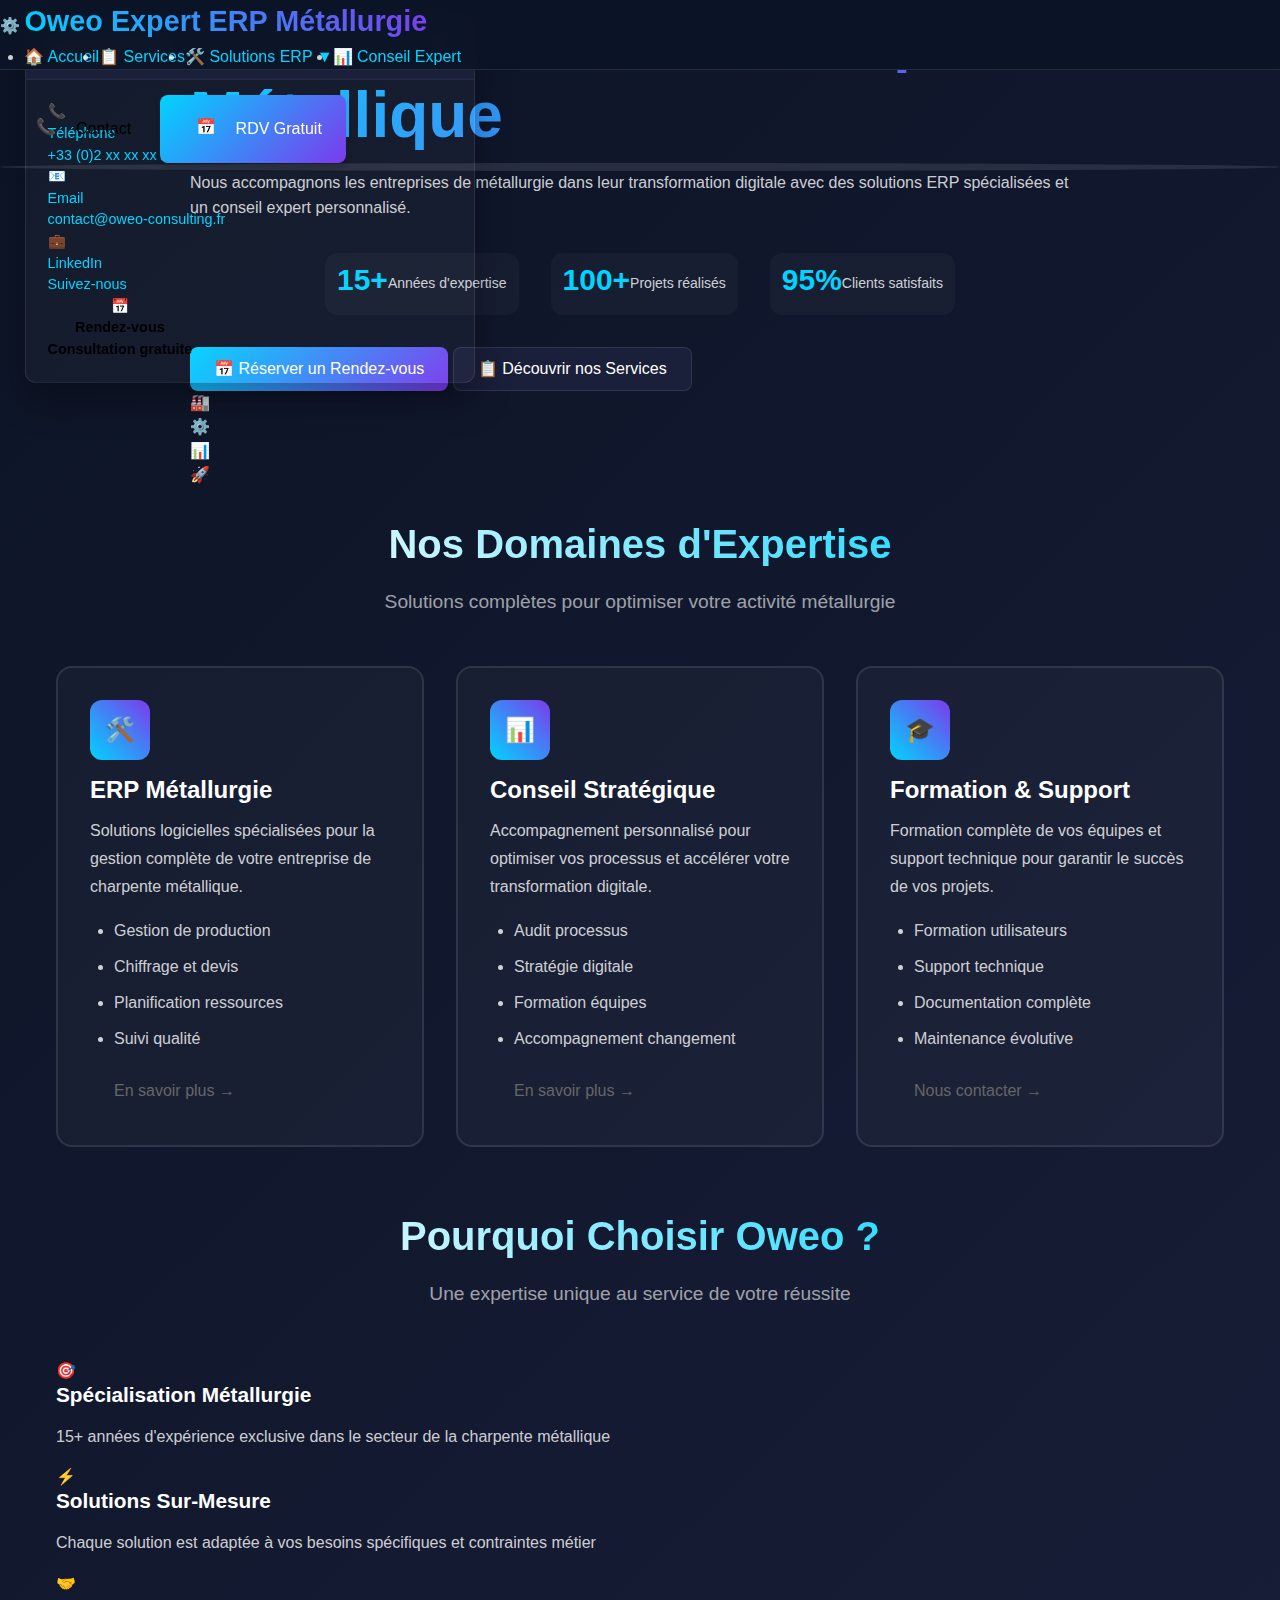
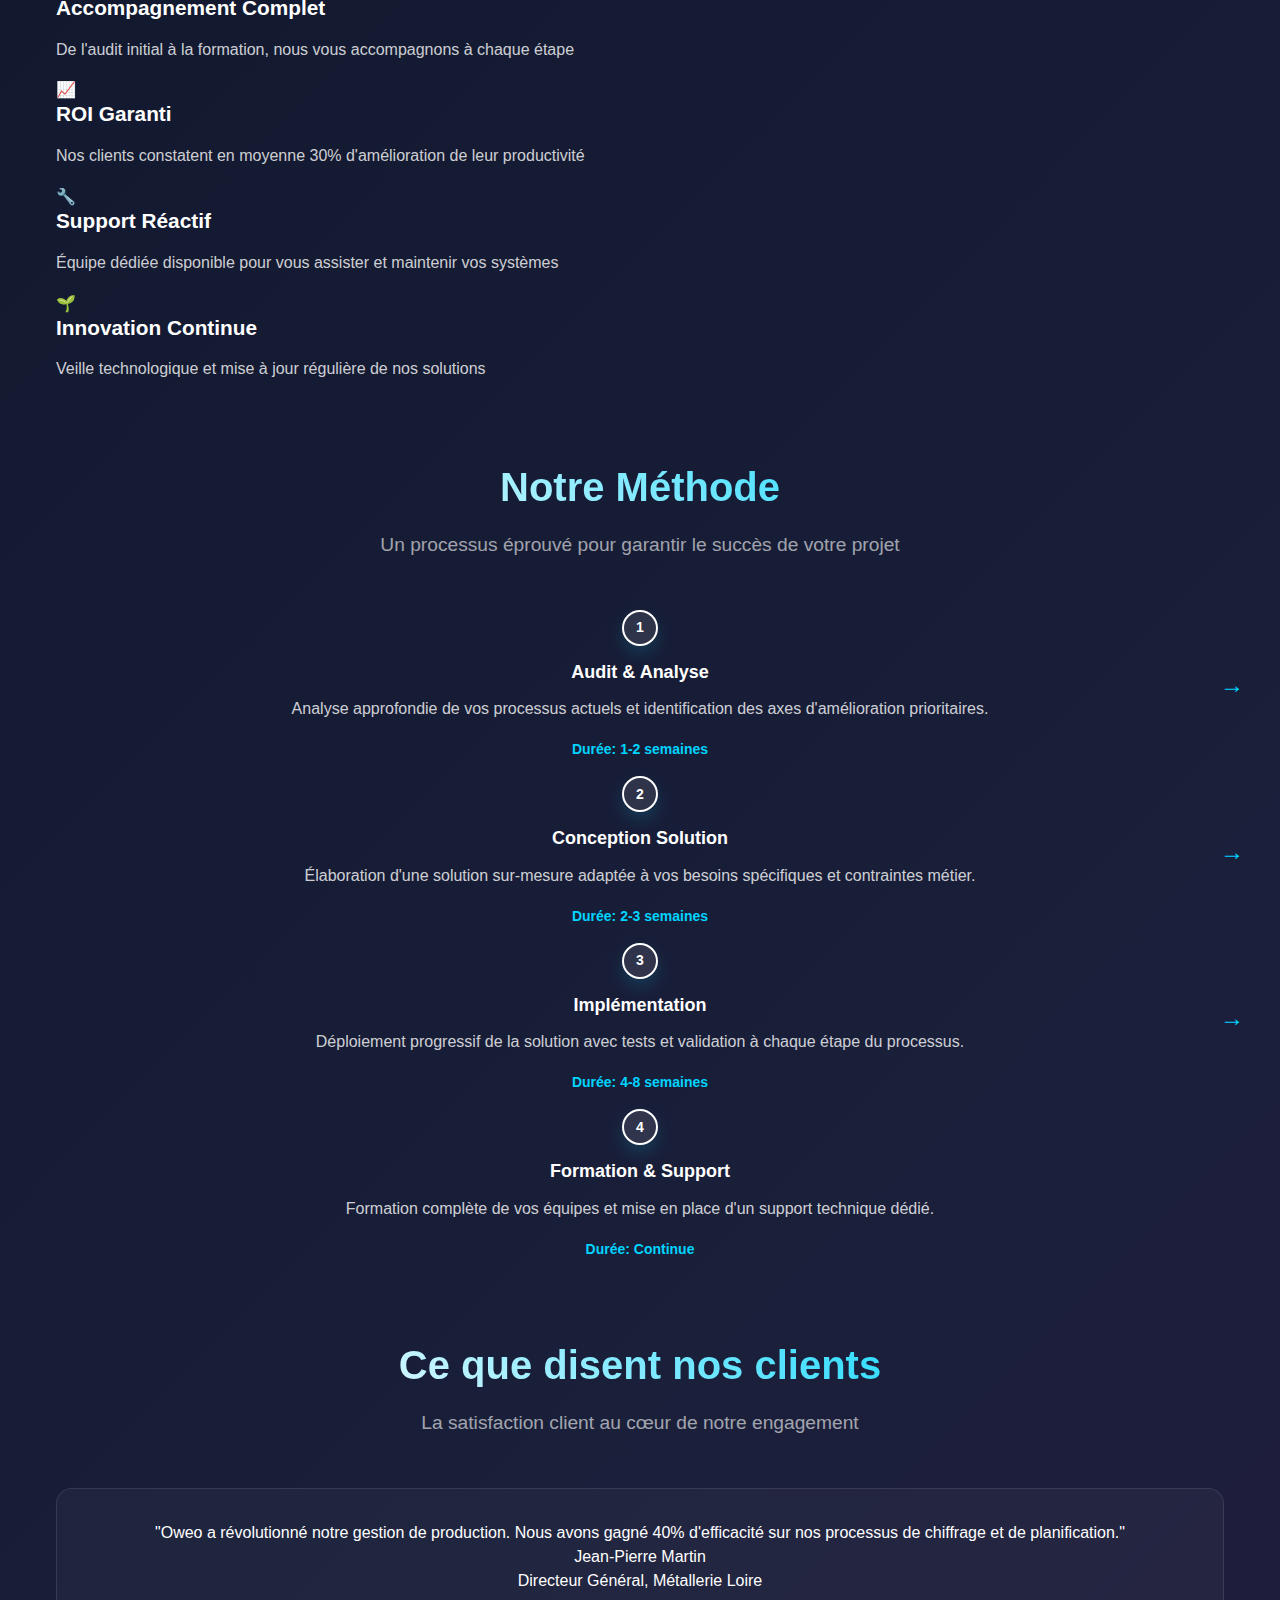
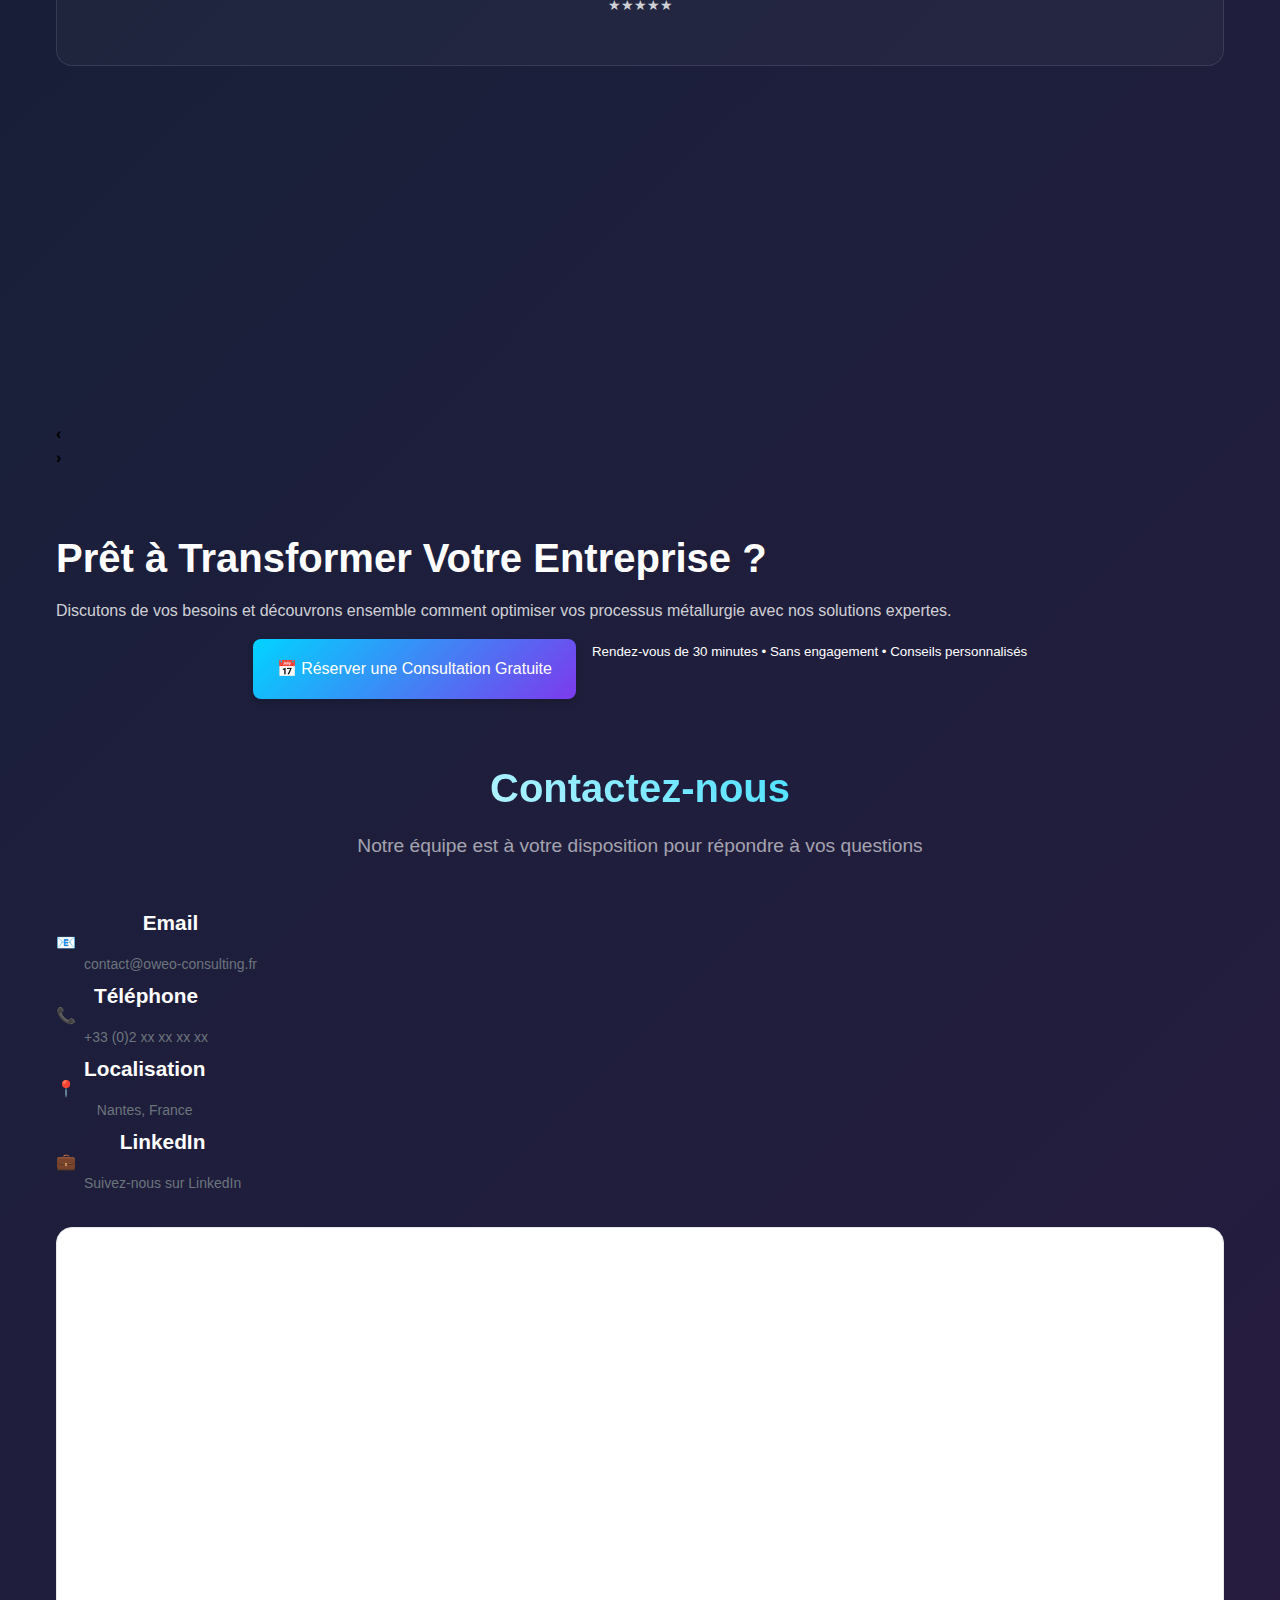
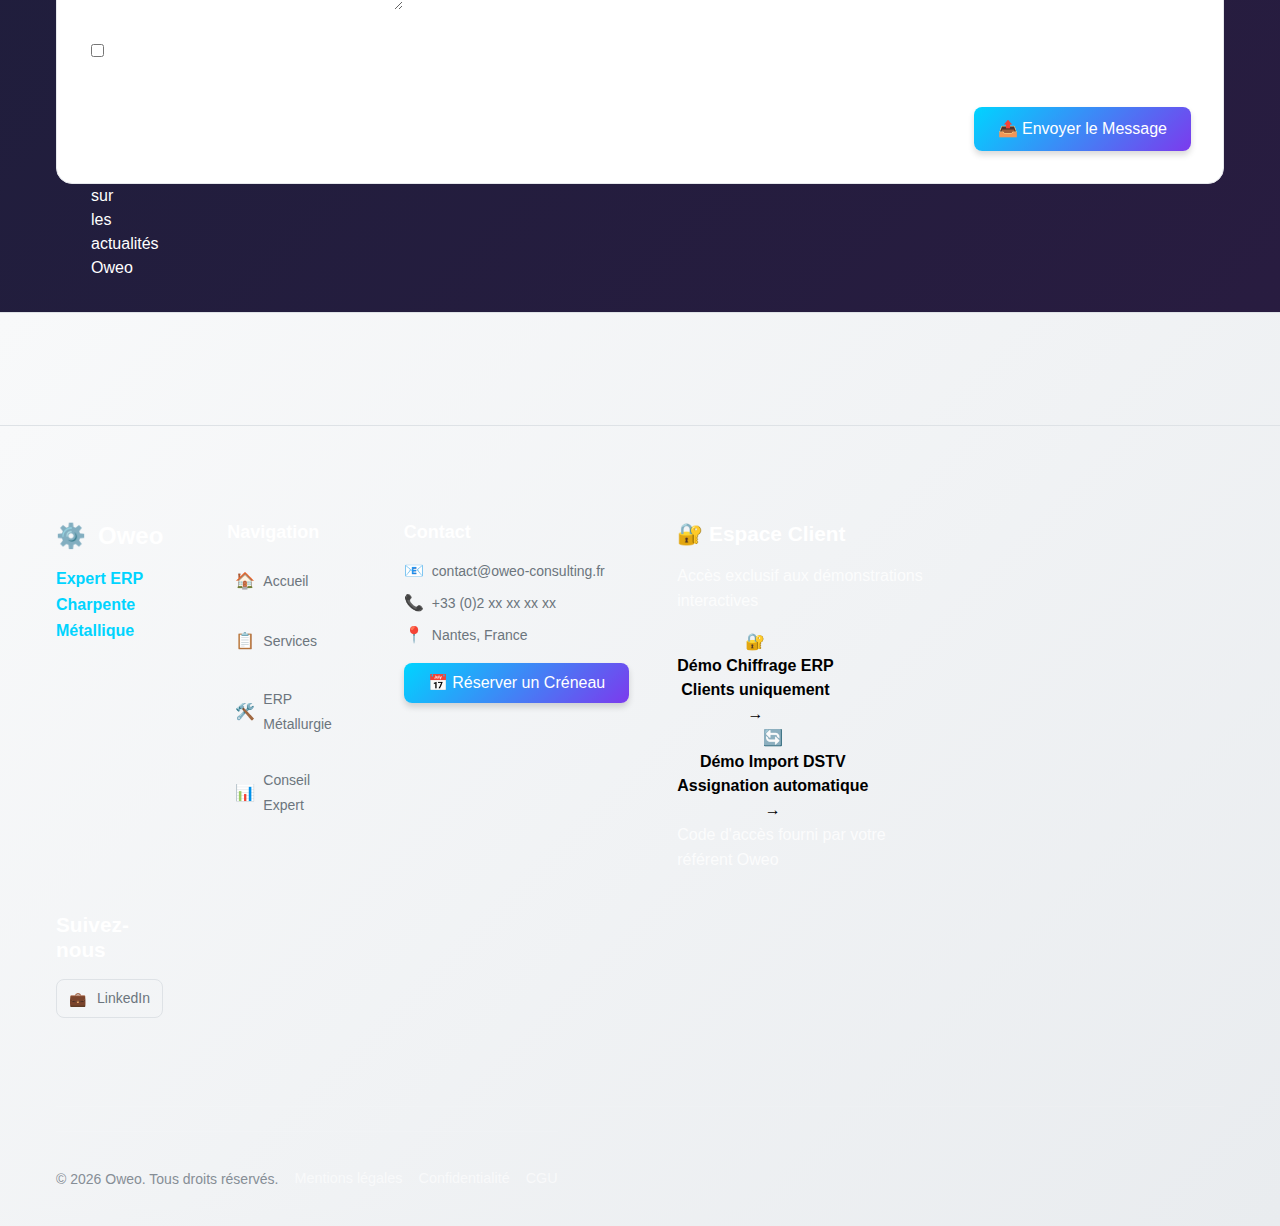
<file: index.html>
<!DOCTYPE html>
<html lang="fr">
<head>
    <meta charset="UTF-8">
    <meta name="viewport" content="width=device-width, initial-scale=1.0">
    <title>Oweo - Expert ERP Charpente Métallique</title>
    <meta name="description" content="Conseil expert en transformation numérique pour entreprises de charpente métallique. Solutions ERP spécialisées et accompagnement personnalisé.">
    
    <!-- Preconnect pour optimiser les performances -->
    <link rel="preconnect" href="https://fonts.googleapis.com">
    <link rel="preconnect" href="https://cdnjs.cloudflare.com">
    <link rel="preconnect" href="https://assets.calendly.com">
    
    <!-- CSS Core dans l'ordre de priorité optimisé -->
    <link rel="stylesheet" href="css/variables.css" media="all">
    <link rel="stylesheet" href="css/base.css" media="all">
    <link rel="stylesheet" href="css/layout.css" media="all">
    <link rel="stylesheet" href="css/utilities.css" media="all">
    <link rel="stylesheet" href="css/animations.css" media="all">
    <link rel="stylesheet" href="css/buttons.css" media="all">
    <link rel="stylesheet" href="css/cards.css" media="all">
    <link rel="stylesheet" href="css/forms.css" media="all">
    <link rel="stylesheet" href="css/components.css" media="all">
    <link rel="stylesheet" href="css/navigation.css" media="all">
    <link rel="stylesheet" href="css/footer.css" media="all">
    <link rel="stylesheet" href="css/modals-notifications.css" media="all">
    <link rel="stylesheet" href="css/pages-specialized.css" media="all">
    <link rel="stylesheet" href="css/legal-pages.css" media="all">
    <!-- CSS Démos spécialisés -->
    <link rel="stylesheet" href="css/dstv-demo.css" media="all">
    <link rel="stylesheet" href="css/main.css" media="all">
    
    <!-- Calendly CSS -->
    <link href="https://assets.calendly.com/assets/external/widget.css" rel="stylesheet">
    
    <!-- SEO et métadonnées -->
    <meta property="og:title" content="Oweo - Expert ERP Charpente Métallique">
    <meta property="og:description" content="Conseil expert en transformation numérique pour entreprises de charpente métallique">
    <meta property="og:type" content="website">
    <meta property="og:url" content="https://oweo-consulting.fr">
    <meta property="og:image" content="https://oweo-consulting.fr/assets/og-image.jpg">
    <meta name="twitter:card" content="summary_large_image">
    <meta name="twitter:title" content="Oweo - Expert ERP Charpente Métallique">
    <meta name="twitter:description" content="Solutions ERP spécialisées et accompagnement personnalisé">
    
    <!-- Favicon et thème -->
    <link rel="icon" type="image/svg+xml" href="assets/favicon.svg">
    <link rel="icon" type="image/png" href="assets/favicon.png">
    <meta name="theme-color" content="#00d4ff">
    <meta name="msapplication-TileColor" content="#00d4ff">
    
    <!-- Manifest PWA -->
    <link rel="manifest" href="manifest.json">
    
    <!-- Styles CSS critiques intégrés pour éviter les erreurs de chargement -->
    <style>
        /* Reset minimal intégré pour éviter FOUC */
        *, *::before, *::after {
            box-sizing: border-box;
            margin: 0;
            padding: 0;
        }
        
        /* Variables critiques intégrées */
        :root {
            --primary-color: #00d4ff;
            --secondary-color: #7c3aed;
            --accent-color: #ff6b35;
            --bg-dark: #0c1426;
            --bg-medium: #1a1f3a;
            --bg-light: #2d1b42;
            --bg-card: rgba(255, 255, 255, 0.03);
            --bg-card-hover: rgba(255, 255, 255, 0.05);
            --text-primary: #ffffff;
            --text-secondary: rgba(255, 255, 255, 0.8);
            --text-muted: rgba(255, 255, 255, 0.6);
            --border-color: rgba(255, 255, 255, 0.1);
            --success-color: #10b981;
            --warning-color: #f59e0b;
            --error-color: #ef4444;
            --space-1: 0.25rem;
            --space-2: 0.5rem;
            --space-3: 0.75rem;
            --space-4: 1rem;
            --space-5: 1.25rem;
            --space-6: 1.5rem;
            --space-8: 2rem;
            --radius-sm: 4px;
            --radius-md: 8px;
            --radius-lg: 12px;
            --radius-xl: 16px;
            --radius-full: 50%;
            --transition-base: 0.3s ease;
            --transition-fast: 0.15s ease;
            --font-size-xs: 0.75rem;
            --font-size-sm: 0.875rem;
            --font-size-base: 1rem;
            --font-size-lg: 1.125rem;
            --font-size-xl: 1.25rem;
            --font-size-2xl: 1.5rem;
            --line-height-tight: 1.25;
            --line-height-normal: 1.5;
            --line-height-relaxed: 1.75;
        }
        
        /* Styles de base critiques */
        html {
            font-size: 16px;
            scroll-behavior: smooth;
        }
        
        body {
            font-family: -apple-system, BlinkMacSystemFont, 'Segoe UI', Roboto, 'Helvetica Neue', Arial, sans-serif;
            line-height: var(--line-height-normal);
            color: var(--text-primary);
            background: linear-gradient(135deg, var(--bg-dark) 0%, var(--bg-medium) 50%, var(--bg-light) 100%);
            min-height: 100vh;
            overflow-x: hidden;
        }
        
        /* Loading spinner critique */
        .loading-spinner {
            width: 40px;
            height: 40px;
            border: 3px solid var(--border-color);
            border-top: 3px solid var(--primary-color);
            border-radius: var(--radius-full);
            animation: spin 1s linear infinite;
            margin: 0 auto;
        }
        
        @keyframes spin {
            0% { transform: rotate(0deg); }
            100% { transform: rotate(360deg); }
        }
        
        /* Overlay de chargement */
        .loading-overlay {
            position: fixed;
            top: 0;
            left: 0;
            width: 100vw;
            height: 100vh;
            background: rgba(12, 20, 38, 0.9);
            display: flex;
            flex-direction: column;
            align-items: center;
            justify-content: center;
            z-index: 9999;
            backdrop-filter: blur(5px);
        }
        
        .loading-text {
            color: var(--text-secondary);
            margin-top: var(--space-4);
            font-size: var(--font-size-sm);
        }
        
        /* Conteneur principal */
        .app-container {
            min-height: 100vh;
            display: flex;
            flex-direction: column;
        }
        
        /* Contenu de fallback optimisé */
        .gradient-text {
            background: linear-gradient(135deg, var(--primary-color), var(--secondary-color));
            -webkit-background-clip: text;
            -webkit-text-fill-color: transparent;
            background-clip: text;
        }
        
        .section {
            padding: var(--space-8) 0;
        }
        
        .container {
            max-width: 1200px;
            margin: 0 auto;
            padding: 0 var(--space-4);
        }
        
        /* Styles boutons critiques */
        .btn {
            display: inline-flex;
            align-items: center;
            justify-content: center;
            gap: var(--space-2);
            padding: var(--space-3) var(--space-6);
            border: none;
            border-radius: var(--radius-md);
            font-size: var(--font-size-base);
            font-weight: 500;
            text-decoration: none;
            cursor: pointer;
            transition: var(--transition-base);
            line-height: 1;
            white-space: nowrap;
        }
        
        .btn-primary {
            background: linear-gradient(135deg, var(--primary-color), var(--secondary-color));
            color: white;
        }
        
        .btn-secondary {
            background: var(--bg-medium);
            color: var(--text-primary);
            border: 1px solid var(--border-color);
        }
        
        .btn:hover {
            transform: translateY(-2px);
            box-shadow: 0 8px 16px rgba(0, 0, 0, 0.2);
        }
        
        /* Responsive critique */
        @media (max-width: 768px) {
            :root {
                --space-4: 0.75rem;
                --space-6: 1rem;
                --space-8: 1.5rem;
            }
            
            .container {
                padding: 0 var(--space-3);
            }
        }
        
        /* États d'erreur */
        .error-fallback {
            text-align: center;
            padding: var(--space-8);
            color: var(--text-secondary);
        }
        
        .error-fallback h1 {
            color: var(--error-color);
            margin-bottom: var(--space-4);
        }
        
        /* Anti FOUC */
        .app-container {
            opacity: 0;
            transition: opacity 0.3s ease;
        }
        
        .app-container.loaded {
            opacity: 1;
        }
    </style>
</head>
<body>
    <!-- Navigation -->
    <nav id="navbar" class="navbar"></nav>
    
    <!-- Main App Container -->
    <main id="app" class="app-container">
        <!-- Contenu initial de fallback optimisé avec détection d'erreurs -->
        <div class="section">
            <div class="container">
                <div style="text-align: center; padding: 4rem 0;">
                    <h1 class="gradient-text" style="font-size: clamp(2rem, 5vw, 3rem); margin-bottom: 2rem; line-height: 1.2;">
                        Oweo - Expert ERP Charpente Métallique
                    </h1>
                    <p style="font-size: 1.25rem; color: var(--text-secondary); margin-bottom: 2rem; line-height: 1.6;">
                        Transformation digitale pour entreprises de métallurgie
                    </p>
                    <div class="loading-spinner" style="margin: 2rem auto;"></div>
                    <p style="color: var(--text-muted); font-size: 0.875rem;">
                        Chargement de l'application...
                        <br>
                        <small id="loading-status">Initialisation des composants</small>
                    </p>
                    
                    <!-- Fallback si JavaScript est désactivé -->
                    <noscript>
                        <div style="margin-top: 2rem; padding: 1rem; background: var(--error-color); border-radius: var(--radius-md);">
                            <strong>JavaScript requis</strong><br>
                            Cette application nécessite JavaScript pour fonctionner correctement.
                        </div>
                    </noscript>
                </div>
            </div>
        </div>
    </main>
    
    <!-- Footer -->
    <footer id="footer" class="footer"></footer>
    
    <!-- Loading Indicator Global -->
    <div id="loading" class="loading-overlay" style="display: none;">
        <div class="loading-spinner"></div>
        <div class="loading-text">Chargement...</div>
    </div>
    
    <!-- Scripts avec gestion d'erreurs préalable et chargement optimisé -->
    <script>
        // Gestion d'erreurs globale préventive
        window.addEventListener('error', function(event) {
            // Gérer les erreurs de ressources CSS/JS manquantes
            if (event.filename && (event.filename.includes('.css') || event.filename.includes('.js'))) {
                console.warn('Ressource non trouvée:', event.filename);
                updateLoadingStatus('Ressource manquante détectée, continuation...');
                return true; // Empêche l'affichage de l'erreur
            }
            
            // Gérer les autres erreurs JavaScript
            console.error('Erreur JavaScript:', event.error);
            updateLoadingStatus('Erreur détectée, tentative de récupération...');
        });
        
        window.addEventListener('unhandledrejection', function(event) {
            console.warn('Promise rejetée:', event.reason);
            updateLoadingStatus('Erreur promise détectée, continuation...');
            event.preventDefault();
        });
        
        // Variables globales pour le debug et l'état
        window.debugMode = true;
        window.loadingSteps = [];
        window.appState = {
            loaded: false,
            hasErrors: false,
            components: {
                router: false,
                clientAccess: false,
                pages: false,
                footer: false
            }
        };
        
        // Fonction de mise à jour du statut de chargement
        function updateLoadingStatus(message) {
            const statusEl = document.getElementById('loading-status');
            if (statusEl) {
                statusEl.textContent = message;
            }
            logStep(message);
        }
        
        function logStep(step) {
            if (window.debugMode) {
                const timestamp = new Date().toISOString();
                window.loadingSteps.push(`${timestamp}: ${step}`);
                console.log(`📋 ${step}`);
            }
        }
        
        // Détection de compatibilité du navigateur
        function checkBrowserCompatibility() {
            const features = {
                es6: typeof Symbol !== 'undefined',
                fetch: typeof fetch !== 'undefined',
                promise: typeof Promise !== 'undefined',
                localStorage: typeof Storage !== 'undefined'
            };
            
            const isCompatible = Object.values(features).every(Boolean);
            
            if (!isCompatible) {
                showCompatibilityError(features);
                return false;
            }
            
            return true;
        }
        
        function showCompatibilityError(features) {
            document.getElementById('app').innerHTML = `
                <div class="error-fallback">
                    <h1>⚠️ Navigateur Non Supporté</h1>
                    <p>Votre navigateur ne supporte pas toutes les fonctionnalités requises.</p>
                    <ul style="text-align: left; max-width: 400px; margin: 2rem auto;">
                        ${Object.entries(features).map(([feature, supported]) => 
                            `<li style="color: ${supported ? 'var(--success-color)' : 'var(--error-color)'}">
                                ${supported ? '✅' : '❌'} ${feature}
                            </li>`
                        ).join('')}
                    </ul>
                    <p>Veuillez utiliser un navigateur moderne comme Chrome, Firefox, Safari ou Edge.</p>
                </div>
            `;
        }
        
        // Système de timeout pour éviter les blocages
        let appLoadTimeout;
        
        function startAppLoadTimeout() {
            appLoadTimeout = setTimeout(() => {
                if (!window.appState.loaded) {
                    console.error('Timeout de chargement de l\'application');
                    showTimeoutError();
                }
            }, 15000); // 15 secondes
        }
        
        function clearAppLoadTimeout() {
            if (appLoadTimeout) {
                clearTimeout(appLoadTimeout);
                appLoadTimeout = null;
            }
        }
        
        function showTimeoutError() {
            document.getElementById('app').innerHTML = `
                <div class="error-fallback">
                    <h1>⏱️ Timeout de Chargement</h1>
                    <p>L'application met trop de temps à se charger.</p>
                    <div style="margin: 2rem 0;">
                        <button class="btn btn-primary" onclick="location.reload()">
                            🔄 Recharger la page
                        </button>
                    </div>
                    <details style="margin-top: 2rem; text-align: left; max-width: 600px; margin-left: auto; margin-right: auto;">
                        <summary>Détails techniques</summary>
                        <pre style="background: var(--bg-dark); padding: 1rem; border-radius: var(--radius-md); font-size: 0.75rem; overflow: auto; margin-top: 1rem;">
État des composants:
${Object.entries(window.appState.components).map(([name, loaded]) => `${name}: ${loaded ? 'OK' : 'ERREUR'}`).join('\n')}

Étapes de chargement:
${window.loadingSteps.join('\n')}
                        </pre>
                    </details>
                </div>
            `;
        }
        
        // Fonction de finalisation du chargement
        function finalizeAppLoad() {
            try {
                clearAppLoadTimeout();
                
                // Marquer l'app comme chargée
                const appContainer = document.querySelector('.app-container');
                if (appContainer) {
                    appContainer.classList.add('loaded');
                }
                
                window.appState.loaded = true;
                updateLoadingStatus('Application chargée avec succès !');
                
                // Cacher le contenu de fallback après un délai
                setTimeout(() => {
                    const loadingContent = document.querySelector('#app .section');
                    if (loadingContent && window.router && window.router.currentRoute) {
                        loadingContent.style.display = 'none';
                    }
                }, 1000);
                
                logStep('✅ Application entièrement chargée et opérationnelle');
                
            } catch (error) {
                console.error('Erreur finalisation chargement:', error);
            }
        }
        
        // Initialisation
        logStep('🚀 Initialisation de l\'application Oweo');
        updateLoadingStatus('Vérification de la compatibilité...');
        
        if (checkBrowserCompatibility()) {
            startAppLoadTimeout();
            updateLoadingStatus('Chargement des composants principaux...');
        }
    </script>
    
    <!-- Scripts principaux dans l'ordre de dépendance -->
    <!-- 1. Configuration et utilitaires de base -->
    <script>
        // Configuration globale de base (inline pour éviter les erreurs de chargement)
        window.OweoConfig = window.OweoConfig || {
            version: '2.0.0',
            environment: 'production',
            company: {
                name: 'Oweo',
                tagline: 'Expert ERP Charpente Métallique'
            },
            contact: {
                email: 'contact@oweo-consulting.fr',
                phone: '+33 (0)2 xx xx xx xx',
                address: {
                    city: 'Nantes, France'
                },
                social: {
                    linkedin: 'https://linkedin.com/company/oweo-consulting'
                }
            },
            urls: {
                calendly: 'https://calendly.com/oweo-consulting'
            }
        };
        
        logStep('Configuration globale chargée');
        updateLoadingStatus('Configuration initialisée...');
    </script>
    
    <!-- 2. Système d'accès client (critique pour les démos) -->
    <script src="js/utils/client-access.js" 
            onerror="console.warn('Erreur chargement client-access.js'); window.appState.components.clientAccess = false;"
            onload="window.appState.components.clientAccess = true; logStep('✅ Système d\'accès client chargé');">
    </script>
    
    <!-- 3. Configuration des démos -->
    <script src="js/config/client_demos.js" 
            onerror="console.warn('Erreur chargement client_demos.js');"
            onload="logStep('✅ Configuration démos chargée');">
    </script>
    
    <!-- 4. Utilitaires (bouton retour, etc.) -->
    <script src="js/utils/back-button.js" 
            onerror="console.warn('Erreur chargement back-button.js');"
            onload="logStep('✅ Utilitaires de navigation chargés');">
    </script>
    
    <!-- 5. Routeur (système de navigation) -->
    <script src="js/core/router.js" 
            onerror="console.warn('Erreur chargement router.js'); window.appState.components.router = false;"
            onload="window.appState.components.router = true; logStep('✅ Routeur chargé');">
    </script>
    
    <!-- 6. Pages principales -->
    <script src="js/pages/home.js" 
            onerror="console.warn('Erreur chargement home.js');"
            onload="logStep('✅ Page d\'accueil chargée');">
    </script>
    <script src="js/pages/services.js" 
            onerror="console.warn('Erreur chargement services.js');"
            onload="logStep('✅ Page services chargée');">
    </script>
    
    <!-- 7. Pages des démos (chargement différé OK car elles sont chargées dynamiquement) -->
    <script src="js/pages/outil-chiffrage-demo.js" 
            onerror="console.warn('Erreur chargement outil-chiffrage-demo.js');"
            onload="logStep('✅ Démo chiffrage chargée');">
    </script>
    <script src="js/pages/dstv-demo-page.js" 
            onerror="console.warn('Erreur chargement dstv-demo-page.js');"
            onload="logStep('✅ Démo DSTV chargée');">
    </script>
    
    <!-- 8. Composants UI -->
    <script src="js/components/navbar.js" 
            onerror="console.warn('Erreur chargement navbar.js');"
            onload="logStep('✅ Navbar chargée');">
    </script>
    <script src="js/components/footer.js" 
            onerror="console.warn('Erreur chargement footer.js'); window.appState.components.footer = false;"
            onload="window.appState.components.footer = true; logStep('✅ Footer chargé');">
    </script>
    
    <!-- 9. Script d'initialisation principal -->
    <script>
        // Initialisation de l'application avec gestion d'erreurs robuste
        document.addEventListener('DOMContentLoaded', function() {
            try {
                logStep('DOM prêt, initialisation des composants...');
                updateLoadingStatus('Initialisation des composants...');
                
                // Vérifier les composants critiques
                const criticalComponents = ['router', 'clientAccess'];
                const missingCritical = criticalComponents.filter(comp => !window.appState.components[comp]);
                
                if (missingCritical.length > 0) {
                    console.warn('Composants critiques manquants:', missingCritical);
                    updateLoadingStatus(`Composants manquants: ${missingCritical.join(', ')}`);
                    
                    // Continuer avec les composants disponibles
                    setTimeout(() => {
                        initializeAvailableComponents();
                    }, 2000);
                } else {
                    // Tous les composants critiques sont présents
                    initializeAllComponents();
                }
                
            } catch (error) {
                console.error('Erreur initialisation DOMContentLoaded:', error);
                showInitializationError(error);
            }
        });
        
        function initializeAllComponents() {
            try {
                updateLoadingStatus('Initialisation du routeur...');
                
                // Initialiser le routeur
                if (window.router && typeof window.router.init === 'function') {
                    window.router.init();
                    logStep('✅ Routeur initialisé');
                } else {
                    throw new Error('Routeur non disponible');
                }
                
                updateLoadingStatus('Initialisation des composants UI...');
                
                // Initialiser la navbar
                if (window.OweoNavbar) {
                    const navbar = new window.OweoNavbar();
                    navbar.init();
                    logStep('✅ Navbar initialisée');
                }
                
                // Initialiser le footer
                if (window.OweoFooter) {
                    const footer = new window.OweoFooter();
                    const footerElement = document.getElementById('footer');
                    if (footerElement) {
                        footerElement.innerHTML = footer.render();
                        footer.init();
                        logStep('✅ Footer initialisé');
                    }
                }
                
                updateLoadingStatus('Finalisation...');
                
                // Finaliser le chargement
                setTimeout(finalizeAppLoad, 500);
                
            } catch (error) {
                console.error('Erreur initialisation composants:', error);
                showInitializationError(error);
            }
        }
        
        function initializeAvailableComponents() {
            try {
                updateLoadingStatus('Mode dégradé: initialisation des composants disponibles...');
                
                // Initialiser seulement les composants disponibles
                let initializedCount = 0;
                
                if (window.router && typeof window.router.init === 'function') {
                    window.router.init();
                    initializedCount++;
                    logStep('✅ Routeur initialisé (mode dégradé)');
                }
                
                if (window.OweoNavbar) {
                    const navbar = new window.OweoNavbar();
                    navbar.init();
                    initializedCount++;
                    logStep('✅ Navbar initialisée (mode dégradé)');
                }
                
                if (window.OweoFooter) {
                    const footer = new window.OweoFooter();
                    const footerElement = document.getElementById('footer');
                    if (footerElement) {
                        footerElement.innerHTML = footer.render();
                        footer.init();
                        initializedCount++;
                        logStep('✅ Footer initialisé (mode dégradé)');
                    }
                }
                
                updateLoadingStatus(`Mode dégradé: ${initializedCount} composants initialisés`);
                
                // Finaliser avec un délai plus long
                setTimeout(finalizeAppLoad, 1500);
                
            } catch (error) {
                console.error('Erreur initialisation mode dégradé:', error);
                showInitializationError(error);
            }
        }
        
        function showInitializationError(error) {
            clearAppLoadTimeout();
            
            document.getElementById('app').innerHTML = `
                <div class="error-fallback">
                    <h1>❌ Erreur d'Initialisation</h1>
                    <p>Une erreur est survenue lors du chargement de l'application.</p>
                    <div style="margin: 2rem 0;">
                        <button class="btn btn-primary" onclick="location.reload()">
                            🔄 Recharger la page
                        </button>
                        <button class="btn btn-secondary" onclick="location.href='mailto:contact@oweo-consulting.fr'">
                            📧 Signaler le problème
                        </button>
                    </div>
                    <details style="margin-top: 2rem; text-align: left; max-width: 600px; margin-left: auto; margin-right: auto;">
                        <summary>Détails de l'erreur</summary>
                        <pre style="background: var(--bg-dark); padding: 1rem; border-radius: var(--radius-md); font-size: 0.75rem; overflow: auto; margin-top: 1rem;">${error.message || error}</pre>
                    </details>
                </div>
            `;
        }
        
        // Fallback si DOMContentLoaded ne se déclenche pas
        setTimeout(function() {
            if (!window.appState.loaded && document.readyState === 'loading') {
                logStep('⚠️ DOMContentLoaded timeout, initialisation forcée');
                document.dispatchEvent(new Event('DOMContentLoaded'));
            }
        }, 3000);
        
        logStep('🏁 Scripts d\'initialisation chargés');
    </script>
    
    <!-- Calendly Scripts (externes, non critiques) -->
    <script src="https://assets.calendly.com/assets/external/widget.js" 
            async 
            onerror="console.warn('Calendly script non disponible');"
            onload="logStep('✅ Calendly chargé');">
    </script>
    
    <!-- Analytics et scripts non critiques -->
    <script>
        // Placeholder pour analytics (Google Analytics, etc.)
        // À implémenter selon les besoins
        
        // Script de performance monitoring simple
        window.addEventListener('load', function() {
            if (window.performance && window.performance.timing) {
                const loadTime = window.performance.timing.loadEventEnd - window.performance.timing.navigationStart;
                logStep(`📊 Temps de chargement total: ${loadTime}ms`);
                
                if (loadTime > 5000) {
                    console.warn('Temps de chargement élevé:', loadTime + 'ms');
                }
            }
        });
        
        logStep('📊 Monitoring de performance initialisé');
    </script>
</body>
</html>
</file>
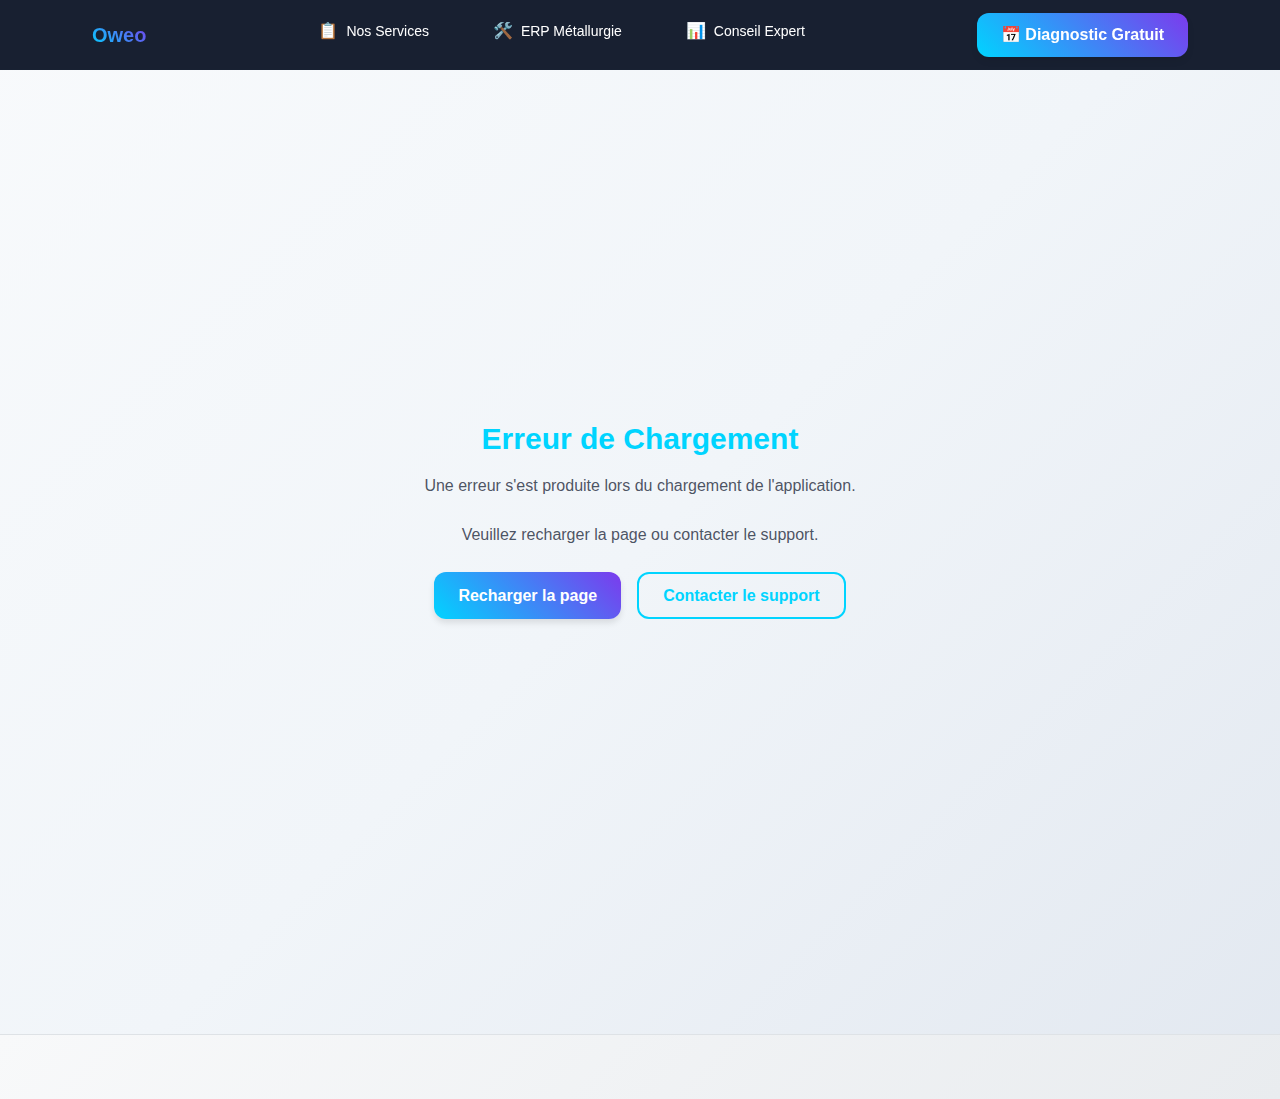
<file: index-fixed.html>
<!DOCTYPE html>
<html lang="fr">
<head>
    <meta charset="UTF-8">
    <meta name="viewport" content="width=device-width, initial-scale=1.0">
    <title>Oweo - Expert ERP Charpente Métallique</title>
    <meta name="description" content="Conseil expert en transformation numérique pour entreprises de charpente métallique">
    
    <!-- CSS Core (dans l'ordre de priorité) -->
    <link rel="stylesheet" href="css/variables.css">
    <link rel="stylesheet" href="css/base.css">
    <link rel="stylesheet" href="css/layout.css">
    <link rel="stylesheet" href="css/utilities.css">
    <link rel="stylesheet" href="css/animations.css">
    <link rel="stylesheet" href="css/buttons.css">
    <link rel="stylesheet" href="css/cards.css">
    <link rel="stylesheet" href="css/forms.css">
    <link rel="stylesheet" href="css/components.css">
    <link rel="stylesheet" href="css/navigation.css">
    <link rel="stylesheet" href="css/footer.css">
    <!-- CORRECTION: Nom du fichier corrigé -->
    <link rel="stylesheet" href="css/modals-notifications.css">
    <link rel="stylesheet" href="css/pages-specialized.css">
    <link rel="stylesheet" href="css/legal-pages.css">
    <link rel="stylesheet" href="css/main.css">
    
    <!-- Calendly CSS -->
    <link href="https://assets.calendly.com/assets/external/widget.css" rel="stylesheet">
    
    <!-- SEO -->
    <meta property="og:title" content="Oweo - Transformation Numérique Charpente Métallique">
    <meta property="og:description" content="Guides experts, conseils et solutions pour digitaliser votre entreprise">
    <meta name="theme-color" content="#00d4ff">
    
    <style>
        /* Styles CSS critiques intégrés pour éviter les erreurs de chargement */
        
        /* Reset minimal intégré */
        *, *::before, *::after {
            box-sizing: border-box;
            margin: 0;
            padding: 0;
        }
        
        /* Variables critiques intégrées */
        :root {
            --primary-color: #00d4ff;
            --secondary-color: #7c3aed;
            --accent-color: #ff6b35;
            --bg-dark: #0c1426;
            --bg-medium: #1a1f3a;
            --bg-light: #2d1b42;
            --bg-card: rgba(255, 255, 255, 0.03);
            --bg-card-hover: rgba(255, 255, 255, 0.05);
            --text-primary: #ffffff;
            --text-secondary: rgba(255, 255, 255, 0.8);
            --text-muted: rgba(255, 255, 255, 0.5);
            --text-inverse: #0c1426;
            --border-color: rgba(255, 255, 255, 0.1);
            --border-hover: rgba(0, 212, 255, 0.3);
            --shadow-color: rgba(0, 212, 255, 0.15);
            --shadow-strong: rgba(0, 212, 255, 0.3);
            --success-color: #4caf50;
            --warning-color: #ff9800;
            --error-color: #f44336;
            --info-color: #00d4ff;
            --font-family: 'Inter', -apple-system, BlinkMacSystemFont, sans-serif;
            --font-size-xs: 0.75rem;
            --font-size-sm: 0.875rem;
            --font-size-base: 1rem;
            --font-size-lg: 1.125rem;
            --font-size-xl: 1.25rem;
            --font-size-2xl: 1.5rem;
            --font-size-3xl: 1.875rem;
            --font-size-4xl: 2.25rem;
            --font-size-5xl: 3rem;
            --line-height-tight: 1.25;
            --line-height-snug: 1.375;
            --line-height-normal: 1.5;
            --line-height-relaxed: 1.625;
            --line-height-loose: 2;
            --space-1: 0.25rem;
            --space-2: 0.5rem;
            --space-3: 0.75rem;
            --space-4: 1rem;
            --space-5: 1.25rem;
            --space-6: 1.5rem;
            --space-8: 2rem;
            --space-10: 2.5rem;
            --space-12: 3rem;
            --space-16: 4rem;
            --space-20: 5rem;
            --space-24: 6rem;
            --radius-sm: 0.25rem;
            --radius-base: 0.5rem;
            --radius-md: 0.75rem;
            --radius-lg: 1rem;
            --radius-xl: 1.5rem;
            --radius-2xl: 2rem;
            --radius-full: 9999px;
            --transition-fast: 0.15s ease;
            --transition-base: 0.3s ease;
            --transition-slow: 0.5s ease;
            --navbar-height: 70px;
            --container-max-width: 1200px;
            --container-padding: 20px;
            --z-dropdown: 1000;
            --z-sticky: 1020;
            --z-fixed: 1030;
            --z-modal-backdrop: 1040;
            --z-modal: 1050;
            --z-popover: 1060;
            --z-tooltip: 1070;
            --z-toast: 1080;
        }
        
        /* Thème sombre par défaut */
        @media (prefers-color-scheme: light) {
            :root {
                --bg-dark: #f8fafc;
                --bg-medium: #f1f5f9;
                --bg-light: #e2e8f0;
                --text-primary: #1e293b;
                --text-secondary: rgba(30, 41, 59, 0.8);
                --text-muted: rgba(30, 41, 59, 0.5);
                --border-color: rgba(30, 41, 59, 0.1);
                --bg-card: rgba(255, 255, 255, 0.8);
            }
        }
        
        /* Base styles critiques */
        body {
            font-family: var(--font-family);
            background: linear-gradient(135deg, var(--bg-dark) 0%, var(--bg-medium) 50%, var(--bg-light) 100%);
            color: var(--text-primary);
            min-height: 100vh;
            line-height: var(--line-height-normal);
            -webkit-font-smoothing: antialiased;
            -moz-osx-font-smoothing: grayscale;
        }
        
        .container {
            max-width: var(--container-max-width);
            margin: 0 auto;
            padding: 0 var(--container-padding);
            width: 100%;
        }
        
        .section {
            padding: var(--space-16) 0;
            position: relative;
        }
        
        .app-container {
            min-height: 100vh;
            padding-top: var(--navbar-height);
        }
        
        /* Loading styles critiques */
        .loading-overlay {
            position: fixed;
            top: 0;
            left: 0;
            right: 0;
            bottom: 0;
            background: rgba(12, 20, 38, 0.95);
            backdrop-filter: blur(8px);
            display: flex;
            flex-direction: column;
            align-items: center;
            justify-content: center;
            z-index: 9999;
        }
        
        .loading-spinner {
            width: 40px;
            height: 40px;
            border: 3px solid rgba(0, 212, 255, 0.3);
            border-radius: 50%;
            border-top-color: var(--primary-color);
            animation: spin 1s linear infinite;
            margin-bottom: var(--space-4);
        }
        
        .loading-text {
            color: var(--text-secondary);
            font-size: var(--font-size-base);
        }
        
        @keyframes spin {
            to { transform: rotate(360deg); }
        }
        
        /* Error fallback styles */
        .error-page {
            display: flex;
            align-items: center;
            justify-content: center;
            min-height: 100vh;
            text-align: center;
            padding: var(--space-8);
        }
        
        .error-content h1 {
            font-size: var(--font-size-3xl);
            margin-bottom: var(--space-4);
            color: var(--primary-color);
        }
        
        .error-content p {
            color: var(--text-secondary);
            margin-bottom: var(--space-6);
        }
        
        .error-actions {
            display: flex;
            gap: var(--space-4);
            justify-content: center;
            flex-wrap: wrap;
        }
        
        /* Boutons critiques */
        .btn {
            display: inline-flex;
            align-items: center;
            justify-content: center;
            gap: var(--space-2);
            padding: var(--space-3) var(--space-6);
            border: none;
            border-radius: var(--radius-md);
            font-weight: 600;
            font-size: var(--font-size-base);
            text-decoration: none;
            cursor: pointer;
            transition: var(--transition-base);
            white-space: nowrap;
            min-height: 44px;
            font-family: inherit;
            line-height: 1.2;
        }
        
        .btn-primary {
            background: linear-gradient(45deg, var(--primary-color), var(--secondary-color));
            color: white;
            box-shadow: 0 4px 6px rgba(0, 0, 0, 0.1);
        }
        
        .btn-primary:hover {
            transform: translateY(-2px);
            box-shadow: 0 8px 16px var(--shadow-color);
        }
        
        .btn-secondary {
            background: transparent;
            color: var(--primary-color);
            border: 2px solid var(--primary-color);
        }
        
        .btn-secondary:hover {
            background: var(--primary-color);
            color: white;
        }
        
        .btn-large {
            padding: var(--space-4) var(--space-8);
            font-size: var(--font-size-lg);
            min-height: 52px;
        }
        
        /* Classes critiques pour le gradient text */
        .gradient-text {
            background: linear-gradient(45deg, var(--primary-color), var(--secondary-color));
            -webkit-background-clip: text;
            -webkit-text-fill-color: transparent;
            background-clip: text;
        }
        
        /* Responsive mobile */
        @media (max-width: 768px) {
            .container {
                padding: 0 var(--space-4);
            }
            
            .section {
                padding: var(--space-8) 0;
            }
            
            .error-actions {
                flex-direction: column;
                align-items: center;
            }
            
            .btn {
                min-height: 48px;
            }
        }
    </style>
</head>
<body>
    <!-- Navigation -->
    <nav id="navbar" class="navbar"></nav>
    
    <!-- Main App Container -->
    <main id="app" class="app-container">
        <!-- Contenu initial de fallback optimisé -->
        <div class="section">
            <div class="container">
                <div style="text-align: center; padding: 4rem 0;">
                    <h1 class="gradient-text" style="font-size: clamp(2rem, 5vw, 3rem); margin-bottom: 2rem; line-height: 1.2;">
                        Oweo - Expert ERP Charpente Métallique
                    </h1>
                    <p style="font-size: 1.25rem; color: var(--text-secondary); margin-bottom: 2rem; line-height: 1.6;">
                        Transformation digitale pour entreprises de métallurgie
                    </p>
                    <div class="loading-spinner" style="margin: 2rem auto;"></div>
                    <p style="color: var(--text-muted); font-size: 0.875rem;">Chargement de l'application...</p>
                </div>
            </div>
        </div>
    </main>
    
    <!-- Footer -->
    <footer id="footer" class="footer"></footer>
    
    <!-- Loading Indicator -->
    <div id="loading" class="loading-overlay" style="display: none;">
        <div class="loading-spinner"></div>
        <div class="loading-text">Chargement...</div>
    </div>
    
    <!-- Scripts - Core (ordre critique) -->
    <script>
        // Vérification préalable et gestion d'erreurs
        window.addEventListener('error', function(event) {
            if (event.filename && (event.filename.includes('.css') || event.filename.includes('.js'))) {
                console.warn('File not found:', event.filename);
                return true; // Empêche l'affichage de l'erreur
            }
        });
        
        window.addEventListener('unhandledrejection', function(event) {
            console.warn('Promise rejection:', event.reason);
            event.preventDefault();
        });
    </script>
    
    <!-- Scripts Core essentiels -->
    <script src="js/core/config.js" onerror="console.warn('Config not loaded')"></script>
    <script src="js/core/utils.js" onerror="console.warn('Utils not loaded')"></script>
    
    <!-- Scripts Data -->
    <script src="js/data/articles.js" onerror="console.warn('Articles not loaded')"></script>
    
    <!-- Scripts Utils -->
    <script src="js/utils/back-button.js" onerror="console.warn('Back button utils not loaded')"></script>
    <script src="js/utils/legal-helpers.js" onerror="console.warn('Legal helpers not loaded')"></script>
    
    <!-- Scripts Components -->
    <script src="js/components/navigation.js" onerror="console.warn('Navigation not loaded')"></script>
    <script src="js/components/footer.js" onerror="console.warn('Footer not loaded')"></script>
    
    <!-- Scripts Pages (CORRECTION: Suppression des fichiers manquants) -->
    <script src="js/pages/home.js" onerror="console.warn('Home page not loaded')"></script>
    <!-- Supprimé les fichiers JS manquants qui causaient des erreurs -->
    
    <!-- Scripts Core System -->
    <script src="js/core/router.js" onerror="console.warn('Router not loaded')"></script>
    <script src="js/core/app.js" onerror="console.warn('App not loaded')"></script>
    
    <!-- Calendly Scripts -->
    <script src="https://assets.calendly.com/assets/external/widget.js" type="text/javascript" async onerror="console.warn('Calendly not loaded')"></script>
    
    <!-- Stubs améliorés pour fichiers manquants -->
    <script>
        // Configuration des stubs
        window.OweoAPI = window.OweoAPI || {
            get: () => Promise.resolve({}),
            post: () => Promise.resolve({})
        };
        
        window.OweoStorage = window.OweoStorage || {
            set: () => true,
            get: () => null,
            remove: () => true
        };
        
        // Initialisation des données si pas chargées
        window.OweoData = window.OweoData || {};
        window.OweoData.solutions = window.OweoData.solutions || [];
        window.OweoData.testimonials = window.OweoData.testimonials || [];
        window.OweoData.tips = window.OweoData.tips || {};
        
        // Pages manquantes avec fallbacks fonctionnels
        window.pages = window.pages || {};
        
        // Pages de fallback avec contenu basique
        const createFallbackPage = (pageId, title, content) => ({
            render: () => `
                <div class="section">
                    <div class="container">
                        <button class="btn-back" onclick="handleBackNavigation()">← Retour</button>
                        <div class="section-header">
                            <h1 class="section-title">${title}</h1>
                            <p class="section-subtitle">Page en cours de développement</p>
                        </div>
                        <div class="legal-content">
                            <div class="legal-section">
                                ${content}
                            </div>
                        </div>
                    </div>
                </div>
            `,
            init: () => {
                console.log(`${pageId} page initialized`);
                if (typeof window.setupBackButton === 'function') {
                    window.setupBackButton();
                }
            }
        });
        
        // Créer les pages manquantes
        const missingPages = [
            { id: 'services', title: 'Nos Services', content: '<p>Page des services en cours de développement.</p>' },
            { id: 'outils-gestion', title: 'ERP Métallurgie', content: '<p>Page ERP en cours de développement.</p>' },
            { id: 'consulting-strategique', title: 'Conseil Expert', content: '<p>Page conseil en cours de développement.</p>' },
            { id: 'mentions-legales', title: 'Mentions Légales', content: '<p>Mentions légales en cours de rédaction.</p>' },
            { id: 'conditions-utilisation', title: 'Conditions d\'Utilisation', content: '<p>Conditions en cours de rédaction.</p>' },
            { id: 'politique-confidentialite', title: 'Politique de Confidentialité', content: '<p>Politique en cours de rédaction.</p>' }
        ];
        
        missingPages.forEach(page => {
            if (!window.pages[page.id]) {
                window.pages[page.id] = createFallbackPage(page.id, page.title, page.content);
            }
        });
        
        // Autres composants
        window.ArticleRenderer = window.ArticleRenderer || {
            renderArticleGrid: function(articles, containerId) {
                const container = document.getElementById(containerId);
                if (container) {
                    container.innerHTML = '<p style="color: var(--text-muted); text-align: center; padding: 2rem;">Articles en cours de chargement...</p>';
                }
            },
            renderTipsGrid: function(tips, containerId) {
                const container = document.getElementById(containerId);
                if (container) {
                    container.innerHTML = '<p style="color: var(--text-muted); text-align: center; padding: 2rem;">Conseils en cours de chargement...</p>';
                }
            }
        };
        
        window.OweoROICalculator = window.OweoROICalculator || class {
            constructor() {
                console.log('ROI Calculator stub loaded');
            }
        };
        
        window.OweoModal = window.OweoModal || {
            show: function(content) {
                alert(content);
            }
        };
        
        // Fonction de navigation de retour globale
        window.handleBackNavigation = function() {
            try {
                if (window.router && typeof window.router.navigate === 'function') {
                    window.router.navigate('/');
                } else if (window.history && window.history.length > 1) {
                    window.history.back();
                } else {
                    window.location.hash = '';
                    setTimeout(() => {
                        if (window.pages && window.pages.home) {
                            loadHomePage();
                        }
                    }, 100);
                }
            } catch (error) {
                console.error('Navigation error:', error);
                window.location.href = window.location.origin + window.location.pathname;
            }
        };
        
        function loadHomePage() {
            const appContainer = document.getElementById('app');
            if (appContainer && window.pages && window.pages.home) {
                try {
                    appContainer.innerHTML = window.pages.home.render();
                    if (typeof window.pages.home.init === 'function') {
                        window.pages.home.init();
                    }
                } catch (error) {
                    console.error('Error loading home page:', error);
                }
            }
        }
        
        console.log('📦 Enhanced stubs loaded');
    </script>
    
    <!-- Fallback pour setupBackButton -->
    <script>
        if (typeof window.setupBackButton === 'undefined') {
            window.setupBackButton = function() {
                const backButtons = document.querySelectorAll('.btn-back');
                backButtons.forEach(button => {
                    button.removeAttribute('onclick');
                    const newButton = button.cloneNode(true);
                    button.parentNode.replaceChild(newButton, button);
                    
                    newButton.addEventListener('click', function(e) {
                        e.preventDefault();
                        e.stopPropagation();
                        window.handleBackNavigation();
                    });
                    
                    newButton.setAttribute('role', 'button');
                    newButton.setAttribute('aria-label', 'Retourner à la page précédente');
                });
            };
        }
    </script>
    
    <!-- Fallback pour OweoLegalHelpers -->
    <script>
        if (typeof window.OweoLegalHelpers === 'undefined') {
            window.OweoLegalHelpers = {
                init() {
                    console.log('⚖️ Legal helpers initialized (fallback)');
                },
                showCookieManager() {
                    alert('Gestionnaire de cookies\n\nFonctionnalité en cours de développement.');
                },
                revokeCookieConsent() {
                    if (confirm('Révoquer le consentement des cookies ?')) {
                        localStorage.removeItem('oweo_cookie_consent');
                        window.location.reload();
                    }
                },
                getComplianceStatus() {
                    return { score: 75, message: 'Site en conformité de base' };
                }
            };
            
            window.showCookieManager = () => window.OweoLegalHelpers.showCookieManager();
            window.revokeCookieConsent = () => window.OweoLegalHelpers.revokeCookieConsent();
            window.getComplianceStatus = () => window.OweoLegalHelpers.getComplianceStatus();
        }
    </script>
    
    <!-- Initialization améliorée -->
    <script>
        document.addEventListener('DOMContentLoaded', function() {
            console.log('🚀 DOM Content Loaded - Starting initialization');
            
            try {
                // Vérification et initialisation progressive
                const initApp = () => {
                    // 1. Vérifier les dépendances critiques
                    if (typeof OweoConfig === 'undefined') {
                        console.warn('⚠️ OweoConfig not loaded, using defaults');
                        window.OweoConfig = {
                            siteName: 'Oweo',
                            contact: { email: 'contact@oweo-consulting.fr' },
                            urls: { calendly: 'https://calendly.com/oweo' },
                            navigation: [
                                { id: 'home', label: 'Accueil', icon: '🏠' },
                                { id: 'services', label: 'Services', icon: '📋' }
                            ]
                        };
                    }
                    
                    // 2. Initialiser les utilitaires
                    if (typeof OweoUtils !== 'undefined' && OweoUtils.init) {
                        OweoUtils.init();
                    }
                    
                    // 3. Initialiser les composants UI
                    if (typeof OweoNavigation !== 'undefined') {
                        window.navigation = new OweoNavigation();
                        console.log('✅ Navigation initialized');
                    }
                    
                    if (typeof OweoFooter !== 'undefined') {
                        window.footer = new OweoFooter();
                        console.log('✅ Footer initialized');
                    }
                    
                    // 4. Initialiser les utilitaires légaux
                    if (OweoLegalHelpers && OweoLegalHelpers.init) {
                        OweoLegalHelpers.init();
                    }
                    
                    // 5. Initialiser le router ou l'app principale
                    if (typeof OweoApp !== 'undefined') {
                        window.oweoApp = new OweoApp();
                        console.log('✅ OweoApp initialized');
                    } else if (typeof OweoRouter !== 'undefined') {
                        window.router = new OweoRouter();
                        
                        // Ajouter les routes essentielles
                        window.router.addRoute('/', {
                            component: window.pages.home || {
                                render: () => '<div class="section"><div class="container"><h1>Accueil</h1></div></div>',
                                init: () => {}
                            },
                            title: 'Accueil'
                        });
                        
                        // Ajouter les autres routes disponibles
                        Object.keys(window.pages).forEach(pageKey => {
                            if (pageKey !== 'home') {
                                window.router.addRoute(`/${pageKey}`, {
                                    component: window.pages[pageKey],
                                    title: pageKey.charAt(0).toUpperCase() + pageKey.slice(1).replace('-', ' ')
                                });
                            }
                        });
                        
                        window.router.start().then(() => {
                            console.log('✅ Router started');
                        }).catch(error => {
                            console.error('❌ Router start error:', error);
                            loadFallbackHome();
                        });
                    } else {
                        console.warn('⚠️ No router available, loading fallback');
                        loadFallbackHome();
                    }
                };
                
                const loadFallbackHome = () => {
                    const appContainer = document.getElementById('app');
                    if (appContainer && window.pages && window.pages.home) {
                        try {
                            appContainer.innerHTML = window.pages.home.render();
                            if (window.pages.home.init) {
                                window.pages.home.init();
                            }
                            console.log('✅ Fallback home loaded');
                        } catch (error) {
                            console.error('❌ Fallback home error:', error);
                            appContainer.innerHTML = `
                                <div class="section">
                                    <div class="container">
                                        <div style="text-align: center; padding: 4rem 0;">
                                            <h1>Oweo - Expert ERP Charpente Métallique</h1>
                                            <p>Site en cours de chargement...</p>
                                            <button onclick="window.location.reload()" class="btn btn-primary">Recharger</button>
                                        </div>
                                    </div>
                                </div>
                            `;
                        }
                    }
                };
                
                // Démarrer l'initialisation avec délai pour laisser les scripts se charger
                setTimeout(initApp, 100);
                
            } catch (error) {
                console.error('❌ Critical initialization error:', error);
                document.getElementById('app').innerHTML = `
                    <div class="error-page">
                        <div class="error-content">
                            <h1>Erreur de Chargement</h1>
                            <p>Une erreur critique s'est produite.</p>
                            <div class="error-actions">
                                <button onclick="window.location.reload()" class="btn btn-primary">Recharger</button>
                            </div>
                        </div>
                    </div>
                `;
            }
        });
    </script>
</body>
</html>
</file>
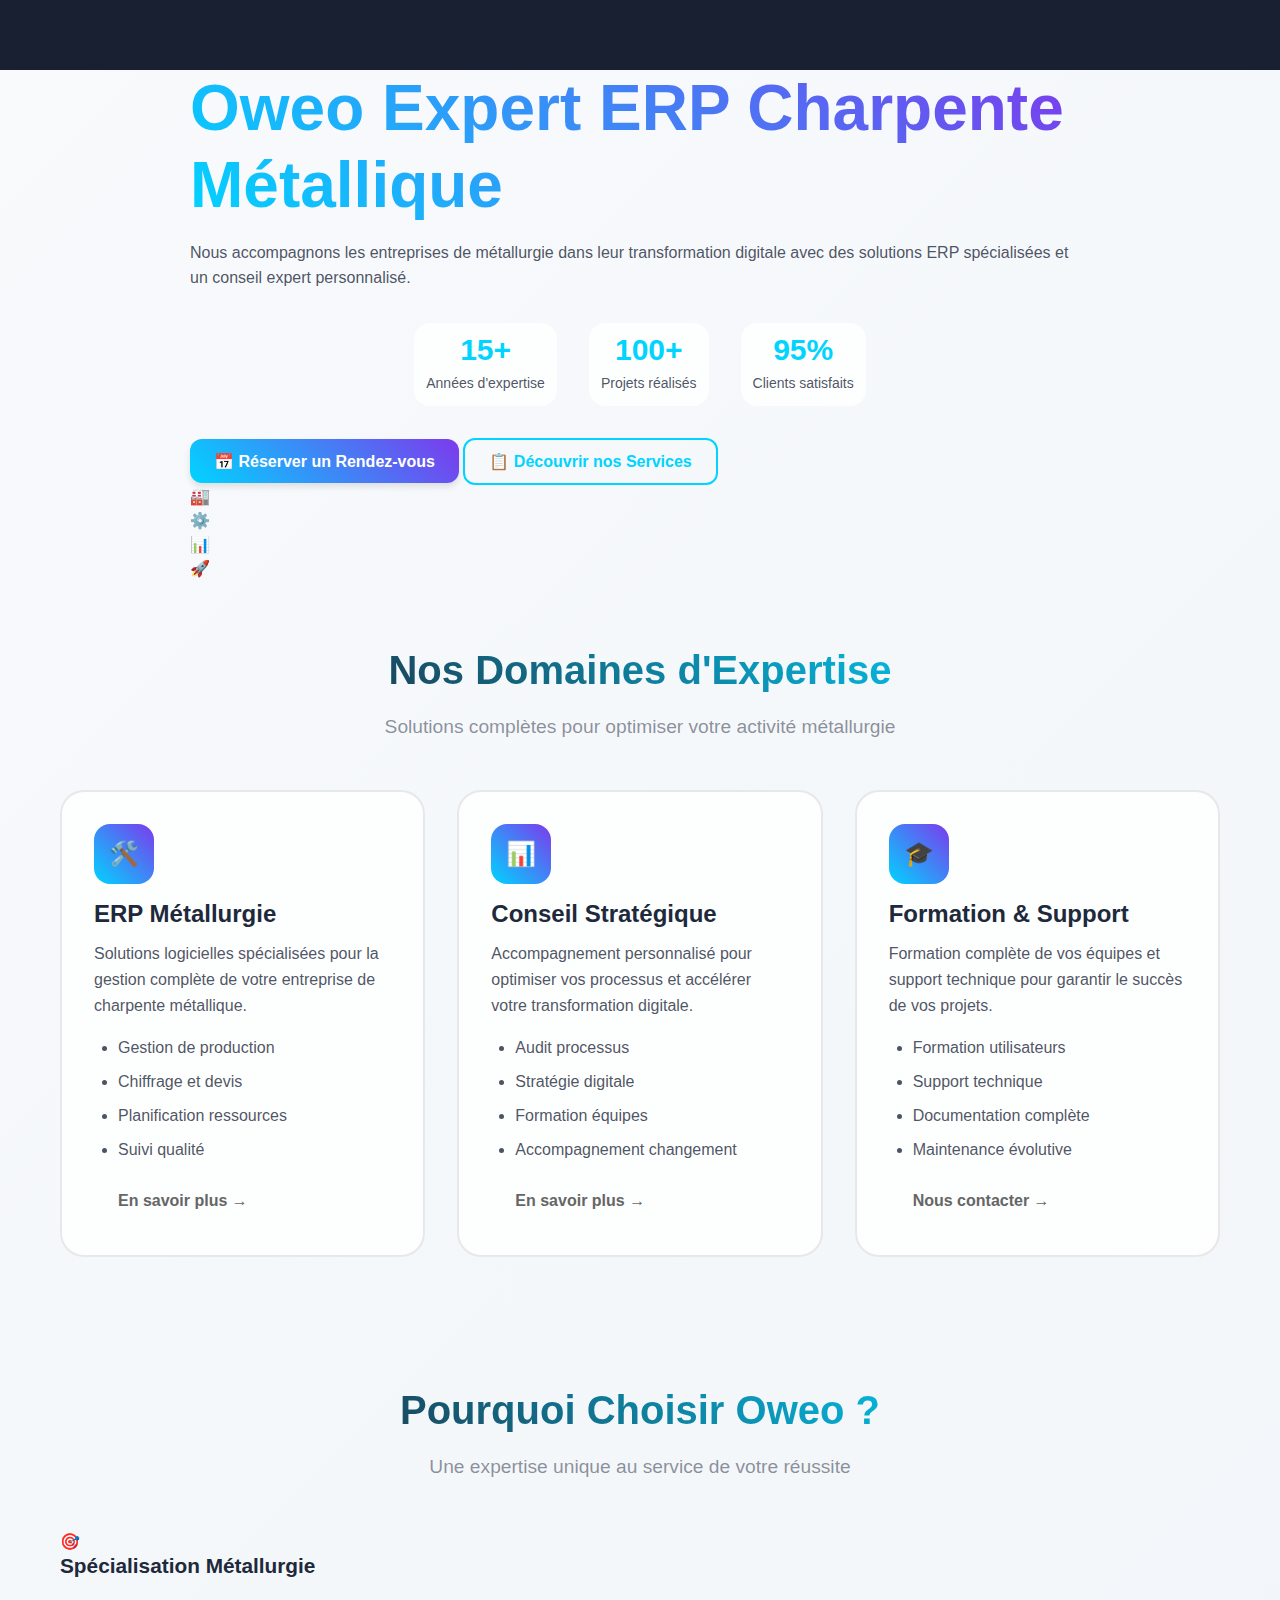
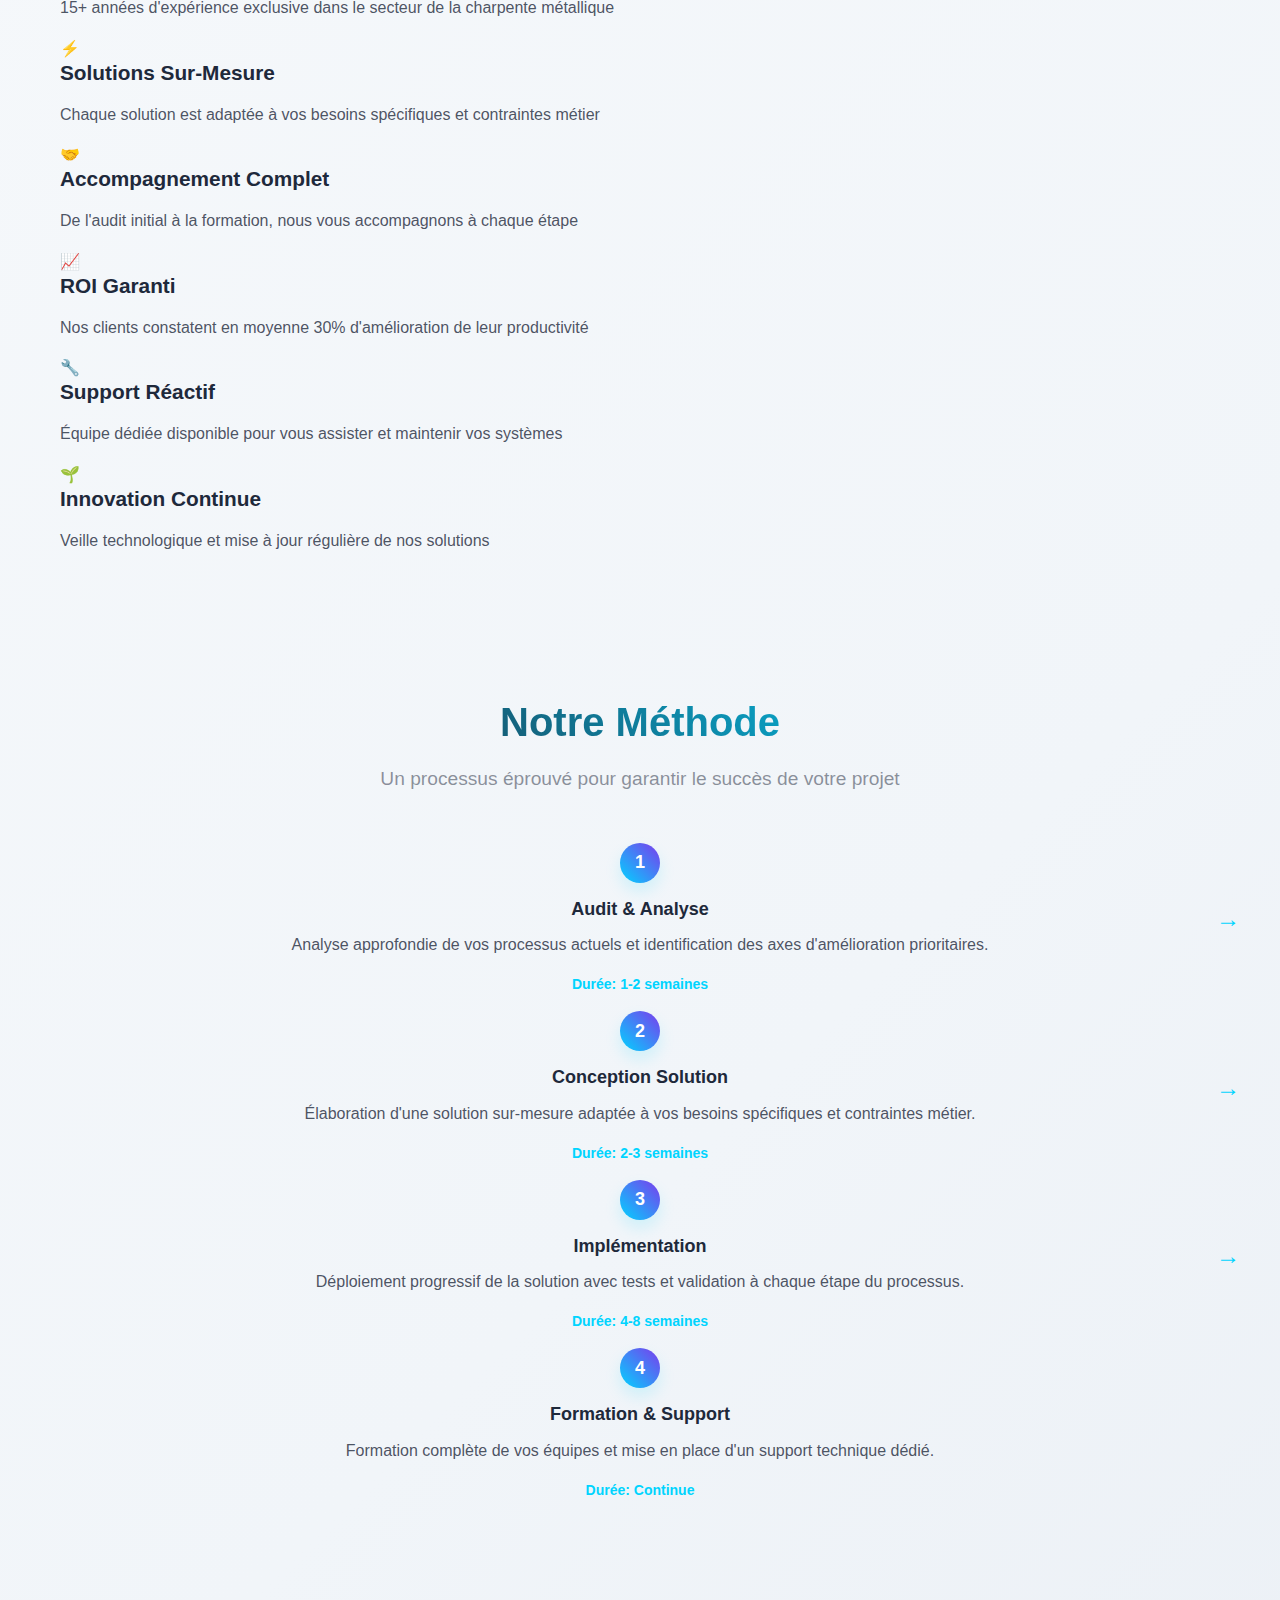
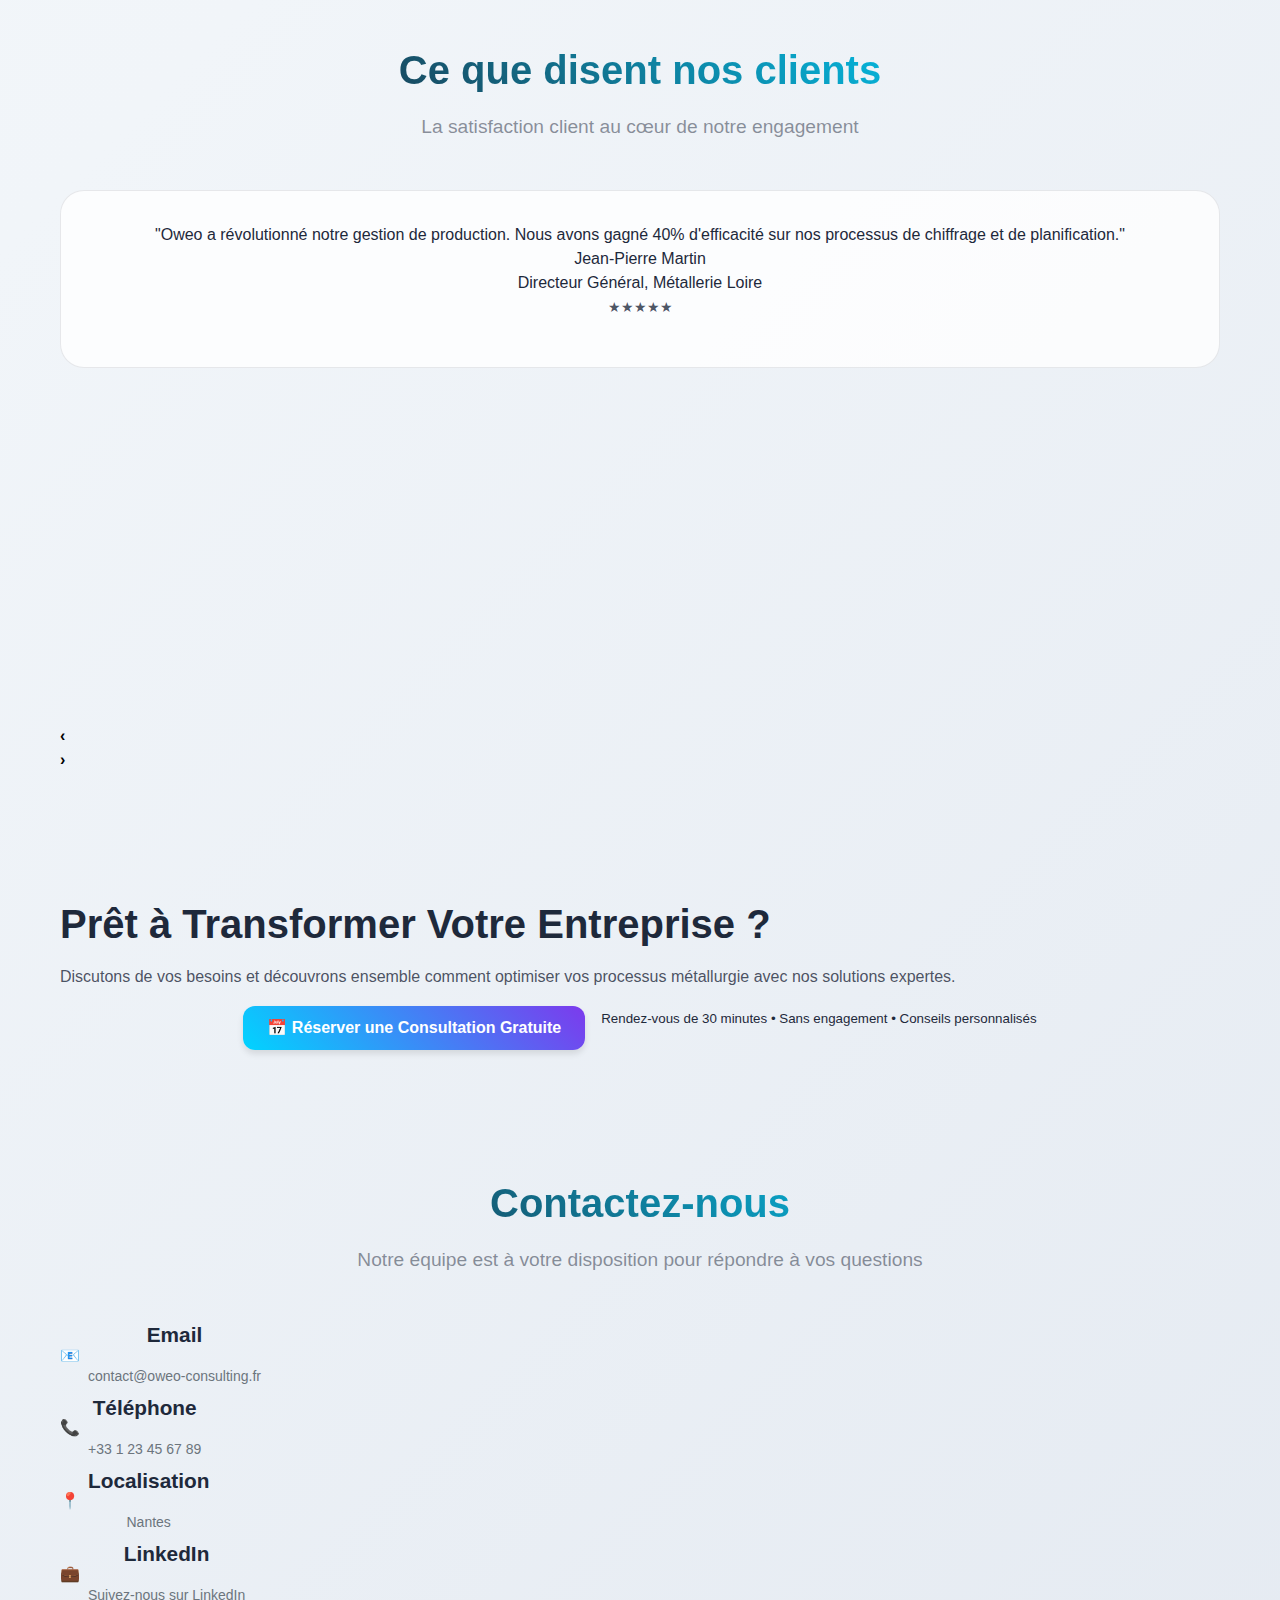
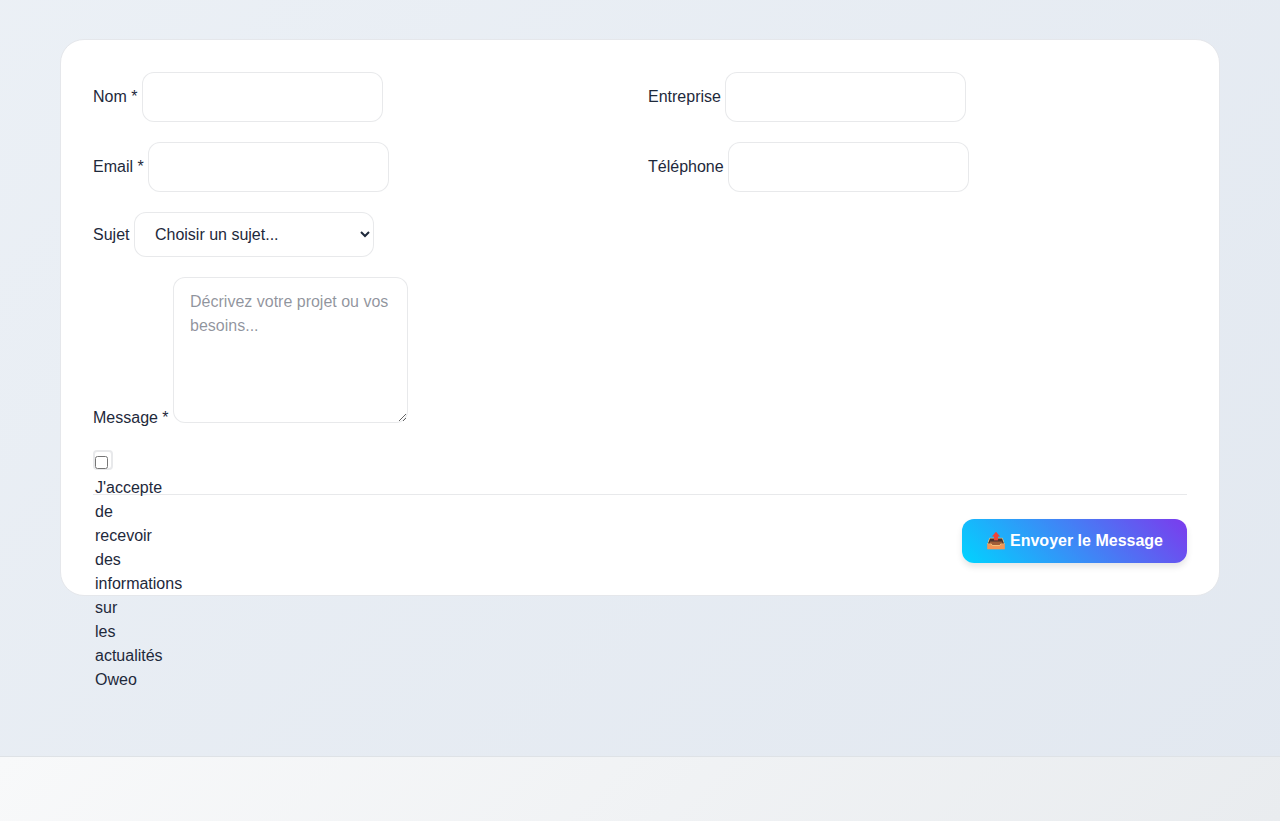
<file: oweo-index-corrected.html>
<!DOCTYPE html>
<html lang="fr">
<head>
    <meta charset="UTF-8">
    <meta name="viewport" content="width=device-width, initial-scale=1.0">
    <title>Oweo - Expert ERP Charpente Métallique</title>
    <meta name="description" content="Conseil expert en transformation numérique pour entreprises de charpente métallique">
    
    <!-- CSS Core (dans l'ordre de priorité) -->
    <link rel="stylesheet" href="css/variables.css">
    <link rel="stylesheet" href="css/base.css">
    <link rel="stylesheet" href="css/layout.css">
    <link rel="stylesheet" href="css/utilities.css">
    <link rel="stylesheet" href="css/animations.css">
    <link rel="stylesheet" href="css/buttons.css">
    <link rel="stylesheet" href="css/cards.css">
    <link rel="stylesheet" href="css/forms.css">
    <link rel="stylesheet" href="css/components.css">
    <link rel="stylesheet" href="css/navigation.css">
    <link rel="stylesheet" href="css/footer.css">
    <link rel="stylesheet" href="css/modals-notifactions.css">
    <link rel="stylesheet" href="css/pages-specialized.css">
    <link rel="stylesheet" href="css/legal-pages.css">
    <link rel="stylesheet" href="css/main.css">
    
    <!-- Calendly CSS -->
    <link href="https://assets.calendly.com/assets/external/widget.css" rel="stylesheet">
    
    <!-- SEO -->
    <meta property="og:title" content="Oweo - Transformation Numérique Charpente Métallique">
    <meta property="og:description" content="Guides experts, conseils et solutions pour digitaliser votre entreprise">
    <meta name="theme-color" content="#00d4ff">
    
    <style>
        /* Styles CSS critiques intégrés pour éviter les erreurs de chargement */
        
        /* Reset minimal intégré */
        *, *::before, *::after {
            box-sizing: border-box;
            margin: 0;
            padding: 0;
        }
        
        /* Variables critiques intégrées */
        :root {
            --primary-color: #00d4ff;
            --secondary-color: #7c3aed;
            --accent-color: #ff6b35;
            --bg-dark: #0c1426;
            --bg-medium: #1a1f3a;
            --bg-light: #2d1b42;
            --bg-card: rgba(255, 255, 255, 0.03);
            --bg-card-hover: rgba(255, 255, 255, 0.05);
            --text-primary: #ffffff;
            --text-secondary: rgba(255, 255, 255, 0.8);
            --text-muted: rgba(255, 255, 255, 0.5);
            --text-inverse: #0c1426;
            --border-color: rgba(255, 255, 255, 0.1);
            --border-hover: rgba(0, 212, 255, 0.3);
            --shadow-color: rgba(0, 212, 255, 0.15);
            --shadow-strong: rgba(0, 212, 255, 0.3);
            --success-color: #4caf50;
            --warning-color: #ff9800;
            --error-color: #f44336;
            --info-color: #00d4ff;
            --font-family: 'Inter', -apple-system, BlinkMacSystemFont, sans-serif;
            --font-size-xs: 0.75rem;
            --font-size-sm: 0.875rem;
            --font-size-base: 1rem;
            --font-size-lg: 1.125rem;
            --font-size-xl: 1.25rem;
            --font-size-2xl: 1.5rem;
            --font-size-3xl: 1.875rem;
            --font-size-4xl: 2.25rem;
            --font-size-5xl: 3rem;
            --line-height-tight: 1.25;
            --line-height-snug: 1.375;
            --line-height-normal: 1.5;
            --line-height-relaxed: 1.625;
            --line-height-loose: 2;
            --space-1: 0.25rem;
            --space-2: 0.5rem;
            --space-3: 0.75rem;
            --space-4: 1rem;
            --space-5: 1.25rem;
            --space-6: 1.5rem;
            --space-8: 2rem;
            --space-10: 2.5rem;
            --space-12: 3rem;
            --space-16: 4rem;
            --space-20: 5rem;
            --space-24: 6rem;
            --radius-sm: 0.25rem;
            --radius-base: 0.5rem;
            --radius-md: 0.75rem;
            --radius-lg: 1rem;
            --radius-xl: 1.5rem;
            --radius-2xl: 2rem;
            --radius-full: 9999px;
            --transition-fast: 0.15s ease;
            --transition-base: 0.3s ease;
            --transition-slow: 0.5s ease;
            --navbar-height: 70px;
            --container-max-width: 1200px;
            --container-padding: 20px;
            --z-dropdown: 1000;
            --z-sticky: 1020;
            --z-fixed: 1030;
            --z-modal-backdrop: 1040;
            --z-modal: 1050;
            --z-popover: 1060;
            --z-tooltip: 1070;
            --z-toast: 1080;
        }
        
        /* Thème sombre par défaut */
        @media (prefers-color-scheme: light) {
            :root {
                --bg-dark: #f8fafc;
                --bg-medium: #f1f5f9;
                --bg-light: #e2e8f0;
                --text-primary: #1e293b;
                --text-secondary: rgba(30, 41, 59, 0.8);
                --text-muted: rgba(30, 41, 59, 0.5);
                --border-color: rgba(30, 41, 59, 0.1);
                --bg-card: rgba(255, 255, 255, 0.8);
            }
        }
        
        /* Base styles critiques */
        body {
            font-family: var(--font-family);
            background: linear-gradient(135deg, var(--bg-dark) 0%, var(--bg-medium) 50%, var(--bg-light) 100%);
            color: var(--text-primary);
            min-height: 100vh;
            line-height: var(--line-height-normal);
            -webkit-font-smoothing: antialiased;
            -moz-osx-font-smoothing: grayscale;
        }
        
        .container {
            max-width: var(--container-max-width);
            margin: 0 auto;
            padding: 0 var(--container-padding);
            width: 100%;
        }
        
        .section {
            padding: var(--space-16) 0;
            position: relative;
        }
        
        .app-container {
            min-height: 100vh;
            padding-top: var(--navbar-height);
        }
        
        /* Loading styles critiques */
        .loading-overlay {
            position: fixed;
            top: 0;
            left: 0;
            right: 0;
            bottom: 0;
            background: rgba(12, 20, 38, 0.95);
            backdrop-filter: blur(8px);
            display: flex;
            flex-direction: column;
            align-items: center;
            justify-content: center;
            z-index: 9999;
        }
        
        .loading-spinner {
            width: 40px;
            height: 40px;
            border: 3px solid rgba(0, 212, 255, 0.3);
            border-radius: 50%;
            border-top-color: var(--primary-color);
            animation: spin 1s linear infinite;
            margin-bottom: var(--space-4);
        }
        
        .loading-text {
            color: var(--text-secondary);
            font-size: var(--font-size-base);
        }
        
        @keyframes spin {
            to { transform: rotate(360deg); }
        }
        
        /* Error fallback styles */
        .error-page {
            display: flex;
            align-items: center;
            justify-content: center;
            min-height: 100vh;
            text-align: center;
            padding: var(--space-8);
        }
        
        .error-content h1 {
            font-size: var(--font-size-3xl);
            margin-bottom: var(--space-4);
            color: var(--primary-color);
        }
        
        .error-content p {
            color: var(--text-secondary);
            margin-bottom: var(--space-6);
        }
        
        .error-actions {
            display: flex;
            gap: var(--space-4);
            justify-content: center;
            flex-wrap: wrap;
        }
        
        /* Boutons critiques */
        .btn {
            display: inline-flex;
            align-items: center;
            justify-content: center;
            gap: var(--space-2);
            padding: var(--space-3) var(--space-6);
            border: none;
            border-radius: var(--radius-md);
            font-weight: 600;
            font-size: var(--font-size-base);
            text-decoration: none;
            cursor: pointer;
            transition: var(--transition-base);
            white-space: nowrap;
            min-height: 44px;
            font-family: inherit;
            line-height: 1.2;
        }
        
        .btn-primary {
            background: linear-gradient(45deg, var(--primary-color), var(--secondary-color));
            color: white;
            box-shadow: 0 4px 6px rgba(0, 0, 0, 0.1);
        }
        
        .btn-primary:hover {
            transform: translateY(-2px);
            box-shadow: 0 8px 16px var(--shadow-color);
        }
        
        .btn-secondary {
            background: transparent;
            color: var(--primary-color);
            border: 2px solid var(--primary-color);
        }
        
        .btn-secondary:hover {
            background: var(--primary-color);
            color: white;
        }
        
        .btn-large {
            padding: var(--space-4) var(--space-8);
            font-size: var(--font-size-lg);
            min-height: 52px;
        }
        
        /* Classes critiques pour le gradient text */
        .gradient-text {
            background: linear-gradient(45deg, var(--primary-color), var(--secondary-color));
            -webkit-background-clip: text;
            -webkit-text-fill-color: transparent;
            background-clip: text;
        }
        
        /* Responsive mobile */
        @media (max-width: 768px) {
            .container {
                padding: 0 var(--space-4);
            }
            
            .section {
                padding: var(--space-8) 0;
            }
            
            .error-actions {
                flex-direction: column;
                align-items: center;
            }
            
            .btn {
                min-height: 48px;
            }
        }
    </style>
</head>
<body>
    <!-- Navigation -->
    <nav id="navbar" class="navbar"></nav>
    
    <!-- Main App Container -->
    <main id="app" class="app-container">
        <!-- Contenu initial de fallback optimisé -->
        <div class="section">
            <div class="container">
                <div style="text-align: center; padding: 4rem 0;">
                    <h1 class="gradient-text" style="font-size: clamp(2rem, 5vw, 3rem); margin-bottom: 2rem; line-height: 1.2;">
                        Oweo - Expert ERP Charpente Métallique
                    </h1>
                    <p style="font-size: 1.25rem; color: var(--text-secondary); margin-bottom: 2rem; line-height: 1.6;">
                        Transformation digitale pour entreprises de métallurgie
                    </p>
                    <div class="loading-spinner" style="margin: 2rem auto;"></div>
                    <p style="color: var(--text-muted); font-size: 0.875rem;">Chargement de l'application...</p>
                </div>
            </div>
        </div>
    </main>
    
    <!-- Footer -->
    <footer id="footer" class="footer"></footer>
    
    <!-- Loading Indicator -->
    <div id="loading" class="loading-overlay" style="display: none;">
        <div class="loading-spinner"></div>
        <div class="loading-text">Chargement...</div>
    </div>
    
    <!-- Scripts - Core -->
    <script src="js/core/config.js"></script>
    <script src="js/core/utils.js"></script>
    
    <!-- Scripts - Data -->
    <script src="js/data/articles.js"></script>
    
    <!-- Scripts - Utils -->
    <script src="js/utils/back-button.js"></script>
    <script src="js/utils/legal-helpers.js"></script>
    
    <!-- Scripts - Components -->
    <script src="js/components/navigation.js"></script>
    <script src="js/components/footer.js"></script>
    
    <!-- Scripts - Pages -->
    <script src="js/pages/home.js"></script>
    <script src="js/pages/expertise.js"></script>
    <script src="js/pages/services.js"></script>
    <script src="js/pages/consulting-strategique.js"></script>
    <script src="js/pages/outils-gestion.js"></script>
    <script src="js/pages/legal.js"></script>
    
    <!-- Scripts - Core System -->
    <script src="js/core/router.js"></script>
    <script src="js/core/app.js"></script>
    
    <!-- Calendly Scripts -->
    <script src="https://assets.calendly.com/assets/external/widget.js" type="text/javascript" async></script>
    
    <!-- Stubs pour fichiers manquants -->
    <script>
        // Stubs pour éviter les erreurs de chargement
        window.OweoAPI = window.OweoAPI || {
            get: () => Promise.resolve({}),
            post: () => Promise.resolve({})
        };
        
        window.OweoStorage = window.OweoStorage || {
            set: () => {},
            get: () => null,
            remove: () => {}
        };
        
        window.OweoData = window.OweoData || {};
        window.OweoData.solutions = window.OweoData.solutions || [];
        window.OweoData.testimonials = window.OweoData.testimonials || [];
        window.OweoData.tips = window.OweoData.tips || {};
        
        window.ArticleRenderer = window.ArticleRenderer || {
            renderArticleGrid: function(articles, containerId) {
                const container = document.getElementById(containerId);
                if (!container) return;
                container.innerHTML = '<p style="color: var(--text-muted); text-align: center; padding: 2rem;">Articles en cours de chargement...</p>';
            },
            renderTipsGrid: function(tips, containerId) {
                const container = document.getElementById(containerId);
                if (!container) return;
                container.innerHTML = '<p style="color: var(--text-muted); text-align: center; padding: 2rem;">Conseils en cours de chargement...</p>';
            }
        };
        
        window.OweoROICalculator = class {
            constructor() {
                console.log('ROI Calculator stub loaded');
            }
        };
        
        window.OweoModal = {
            show: function(content) {
                console.log('Modal:', content);
            }
        };
        
        window.pages = window.pages || {};
        window.pages.legal = {
            render: () => '<div class="section"><div class="container"><h1>Page légale</h1><p>Contenu en cours de développement</p></div></div>',
            init: () => console.log('Legal page initialized')
        };
        
        window.OweoPageLoader = {
            load: function(page) {
                console.log('Loading page:', page);
            }
        };
        
        console.log('📦 Stub files loaded');
    </script>
    
    <!-- Fallback inline scripts -->
    <script>
        // Fallback pour setupBackButton si le fichier externe n'est pas chargé
        if (typeof window.setupBackButton === 'undefined') {
            console.log('🔙 Loading fallback setupBackButton...');
            
            window.setupBackButton = function() {
                console.log('🔙 Setting up back buttons (fallback)...');
                
                const backButtons = document.querySelectorAll('.btn-back');
                
                if (backButtons.length === 0) {
                    console.log('No back buttons found');
                    return;
                }
                
                backButtons.forEach((button, index) => {
                    console.log(`Setting up back button ${index + 1}/${backButtons.length}`);
                    
                    // Nettoyer les attributs onclick existants
                    button.removeAttribute('onclick');
                    
                    // Cloner le bouton pour supprimer tous les event listeners existants
                    const newButton = button.cloneNode(true);
                    button.parentNode.replaceChild(newButton, button);
                    
                    // Ajouter le nouvel event listener
                    newButton.addEventListener('click', function(e) {
                        e.preventDefault();
                        e.stopPropagation();
                        
                        console.log('Back button clicked (fallback)');
                        handleBackNavigation();
                    });
                    
                    // Support clavier
                    newButton.addEventListener('keydown', function(e) {
                        if (e.key === 'Enter' || e.key === ' ') {
                            e.preventDefault();
                            e.stopPropagation();
                            console.log('Back button activated via keyboard (fallback)');
                            handleBackNavigation();
                        }
                    });
                    
                    // Assurer l'accessibilité
                    if (!newButton.getAttribute('role')) {
                        newButton.setAttribute('role', 'button');
                    }
                    if (!newButton.getAttribute('aria-label')) {
                        newButton.setAttribute('aria-label', 'Retourner à la page précédente');
                    }
                    
                    console.log('✅ Back button configured successfully (fallback)');
                });
            };

            function handleBackNavigation() {
                console.log('Handling back navigation (fallback)...');
                
                try {
                    // Option 1 : Router global
                    if (window.router && typeof window.router.navigate === 'function') {
                        console.log('Using global router for back navigation');
                        window.router.navigate('/');
                        return;
                    }
                    
                    // Option 2 : Router de l'app
                    if (window.oweoApp && window.oweoApp.router && typeof window.oweoApp.router.navigate === 'function') {
                        console.log('Using app router for back navigation');
                        window.oweoApp.router.navigate('/');
                        return;
                    }
                    
                    // Option 3 : Navigation système via navigation
                    if (window.navigation && typeof window.navigation.navigateToPage === 'function') {
                        console.log('Using navigation component');
                        window.navigation.navigateToPage('home');
                        return;
                    }
                    
                    // Option 4 : Historique du navigateur (si on n'est pas sur la première page)
                    if (window.history && window.history.length > 1) {
                        console.log('Using browser history back');
                        window.history.back();
                        return;
                    }
                    
                    // Option 5 : Redirection directe vers l'accueil (hash)
                    console.log('Using hash-based navigation fallback');
                    window.location.hash = '';
                    
                    // Déclencher manuellement un changement de page si nécessaire
                    setTimeout(() => {
                        if (window.location.hash === '' || window.location.hash === '#') {
                            loadHomePage();
                        }
                    }, 100);
                    
                } catch (error) {
                    console.error('Error during back navigation:', error);
                    
                    // Dernier fallback : redirection complète
                    console.log('Using complete page reload fallback');
                    const baseUrl = window.location.origin + window.location.pathname;
                    window.location.href = baseUrl;
                }
            }

            function loadHomePage() {
                console.log('Loading home page manually...');
                
                const appContainer = document.getElementById('app');
                if (!appContainer) return;
                
                if (window.pages && window.pages.home && typeof window.pages.home.render === 'function') {
                    try {
                        appContainer.innerHTML = window.pages.home.render();
                        
                        if (typeof window.pages.home.init === 'function') {
                            window.pages.home.init();
                        }
                        
                        if (window.navigation && typeof window.navigation.setActive === 'function') {
                            window.navigation.setActive('home');
                        }
                        
                        console.log('✅ Home page loaded manually');
                    } catch (error) {
                        console.error('Error loading home page manually:', error);
                    }
                } else {
                    console.warn('Home page component not available');
                }
            }

            console.log('🔙 Back button fallback utility loaded');
        }

        // Fallback pour OweoLegalHelpers si le fichier externe n'est pas chargé
        if (typeof window.OweoLegalHelpers === 'undefined') {
            console.log('⚖️ Loading fallback OweoLegalHelpers...');
            
            window.OweoLegalHelpers = {
                init() {
                    console.log('⚖️ Legal helpers initialized (fallback)');
                },
                
                showCookieManager() {
                    alert('Gestionnaire de cookies\n\nFonctionnalité disponible avec le fichier legal-helpers.js complet.');
                },
                
                revokeCookieConsent() {
                    if (confirm('Révoquer le consentement des cookies ?')) {
                        localStorage.removeItem('oweo_cookie_consent');
                        window.location.reload();
                    }
                },
                
                getComplianceStatus() {
                    return {
                        score: 50,
                        message: 'Utilisez le fichier legal-helpers.js complet pour un audit détaillé'
                    };
                }
            };
            
            // API publique simplifiée
            window.showCookieManager = () => window.OweoLegalHelpers.showCookieManager();
            window.revokeCookieConsent = () => window.OweoLegalHelpers.revokeCookieConsent();
            window.getComplianceStatus = () => window.OweoLegalHelpers.getComplianceStatus();
            
            console.log('⚖️ Legal helpers fallback loaded');
        }
    </script>
    
    <!-- Initialization -->
    <script>
        document.addEventListener('DOMContentLoaded', function() {
            console.log('🚀 DOM Content Loaded');
            
            // Vérifier que les dépendances principales sont chargées
            const requiredGlobals = ['OweoConfig', 'OweoUtils', 'OweoRouter'];
            const missing = requiredGlobals.filter(global => typeof window[global] === 'undefined');
            
            if (missing.length > 0) {
                console.error('❌ Dépendances manquantes:', missing);
                
                // Afficher une page d'erreur de secours
                document.getElementById('app').innerHTML = `
                    <div class="error-page">
                        <div class="error-content">
                            <h1>Erreur de Chargement</h1>
                            <p>Certains composants ne se sont pas chargés correctement.</p>
                            <p>Dépendances manquantes: ${missing.join(', ')}</p>
                            <div class="error-actions">
                                <button onclick="window.location.reload()" class="btn btn-primary">
                                    Recharger la page
                                </button>
                            </div>
                        </div>
                    </div>
                `;
                return;
            }
            
            console.log('✅ Toutes les dépendances principales chargées');
            
            // Initialiser l'application
            try {
                // Vérifier si OweoApp existe
                if (typeof OweoApp !== 'undefined') {
                    window.oweoApp = new OweoApp();
                    console.log('✅ Application Oweo initialisée avec OweoApp');
                } else {
                    console.warn('⚠️ OweoApp non disponible, initialisation manuelle');
                    
                    // Initialisation manuelle de base
                    if (typeof OweoUtils !== 'undefined' && OweoUtils.init) {
                        OweoUtils.init();
                    }
                    
                    // Initialiser les composants de base
                    if (typeof OweoNavigation !== 'undefined') {
                        window.navigation = new OweoNavigation();
                    }
                    
                    if (typeof OweoFooter !== 'undefined') {
                        window.footer = new OweoFooter();
                    }
                    
                    // Initialiser les utilitaires légaux
                    if (typeof OweoLegalHelpers !== 'undefined' && OweoLegalHelpers.init) {
                        OweoLegalHelpers.init();
                    }
                    
                    // Initialiser le router
                    if (typeof OweoRouter !== 'undefined') {
                        window.router = new OweoRouter();
                        
                        // Ajouter les routes de base
                        window.router.addRoute('/', {
                            component: window.pages?.home || {
                                render: () => '<div class="section"><div class="container"><h1>Accueil</h1><p>Page d\'accueil en cours de chargement...</p></div></div>',
                                init: () => console.log('Home page loaded')
                            },
                            title: 'Accueil'
                        });
                        
                        // Ajouter les autres routes
                        Object.keys(window.pages || {}).forEach(pageKey => {
                            if (pageKey !== 'home') {
                                window.router.addRoute(`/${pageKey}`, {
                                    component: window.pages[pageKey],
                                    title: pageKey.charAt(0).toUpperCase() + pageKey.slice(1)
                                });
                            }
                        });
                        
                        // Démarrer le router
                        window.router.start().then(() => {
                            console.log('✅ Router démarré manuellement');
                        }).catch(error => {
                            console.error('❌ Erreur de démarrage du router:', error);
                        });
                    }
                    
                    console.log('✅ Initialisation manuelle terminée');
                }
            } catch (error) {
                console.error('❌ Erreur d\'initialisation:', error);
                
                // Page d'erreur de secours
                document.getElementById('app').innerHTML = `
                    <div class="error-page">
                        <div class="error-content">
                            <h1>Erreur d'Initialisation</h1>
                            <p>Une erreur s'est produite lors du chargement de l'application.</p>
                            <p>Erreur: ${error.message}</p>
                            <div class="error-actions">
                                <button onclick="window.location.reload()" class="btn btn-primary">
                                    Recharger la page
                                </button>
                                <a href="mailto:contact@oweo-consulting.fr" class="btn btn-secondary">
                                    Contacter le support
                                </a>
                            </div>
                        </div>
                    </div>
                `;
            }
        });
        
        // Gestion des erreurs globales
        window.addEventListener('error', function(event) {
            if (event.filename && event.filename.includes('.css')) {
                console.warn('CSS file not found:', event.filename);
                return; // Ignorer les erreurs de CSS manquants
            }
            
            if (event.filename && event.filename.includes('.js')) {
                console.warn('JS file not found:', event.filename);
                return; // Ignorer les erreurs de JS optionnels
            }
            
            console.error('Global error:', event.error);
        });
        
        // Gestion des promesses rejetées
        window.addEventListener('unhandledrejection', function(event) {
            console.error('Unhandled promise rejection:', event.reason);
            event.preventDefault(); // Empêcher l'affichage de l'erreur dans la console
        });
        
        // Setup automatique des boutons retour quand une nouvelle page est chargée
        window.addEventListener('pagechange', function() {
            setTimeout(() => {
                if (typeof window.setupBackButton === 'function') {
                    window.setupBackButton();
                }
            }, 100);
        });
    </script>
</body>
</html>
</file>
<file: css/variables.css>
/* css/variables.css - Variables CSS centralisées */

:root {
    /* Couleurs principales */
    --primary-color: #00d4ff;
    --secondary-color: #7c3aed;
    --accent-color: #ff6b35;
    
    /* Backgrounds */
    --bg-dark: #0c1426;
    --bg-medium: #1a1f3a;
    --bg-light: #2d1b42;
    --bg-card: rgba(255, 255, 255, 0.03);
    --bg-card-hover: rgba(255, 255, 255, 0.05);
    
    /* Texte */
    --text-primary: #ffffff;
    --text-secondary: rgba(255, 255, 255, 0.8);
    --text-muted: rgba(255, 255, 255, 0.5);
    --text-inverse: #0c1426;
    
    /* Bordures et ombres */
    --border-color: rgba(255, 255, 255, 0.1);
    --border-hover: rgba(0, 212, 255, 0.3);
    --shadow-color: rgba(0, 212, 255, 0.15);
    --shadow-strong: rgba(0, 212, 255, 0.3);
    
    /* États */
    --success-color: #4caf50;
    --warning-color: #ff9800;
    --error-color: #f44336;
    --info-color: var(--primary-color);
    
    /* Typographie */
    --font-family: 'Inter', -apple-system, BlinkMacSystemFont, sans-serif;
    --font-size-xs: 0.75rem;
    --font-size-sm: 0.875rem;
    --font-size-base: 1rem;
    --font-size-lg: 1.125rem;
    --font-size-xl: 1.25rem;
    --font-size-2xl: 1.5rem;
    --font-size-3xl: 1.875rem;
    --font-size-4xl: 2.25rem;
    --font-size-5xl: 3rem;
    
    /* Line heights */
    --line-height-tight: 1.25;
    --line-height-snug: 1.375;
    --line-height-normal: 1.5;
    --line-height-relaxed: 1.625;
    --line-height-loose: 2;
    
    /* Espacements */
    --space-1: 0.25rem;
    --space-2: 0.5rem;
    --space-3: 0.75rem;
    --space-4: 1rem;
    --space-5: 1.25rem;
    --space-6: 1.5rem;
    --space-8: 2rem;
    --space-10: 2.5rem;
    --space-12: 3rem;
    --space-16: 4rem;
    --space-20: 5rem;
    --space-24: 6rem;
    
    /* Rayons de bordure */
    --radius-sm: 0.25rem;
    --radius-base: 0.5rem;
    --radius-md: 0.75rem;
    --radius-lg: 1rem;
    --radius-xl: 1.5rem;
    --radius-2xl: 2rem;
    --radius-full: 9999px;
    
    /* Transitions */
    --transition-fast: 0.15s ease;
    --transition-base: 0.3s ease;
    --transition-slow: 0.5s ease;
    
    /* Z-index */
    --z-dropdown: 1000;
    --z-sticky: 1020;
    --z-fixed: 1030;
    --z-modal-backdrop: 1040;
    --z-modal: 1050;
    --z-popover: 1060;
    --z-tooltip: 1070;
    --z-toast: 1080;
    
    /* Container */
    --container-max-width: 1200px;
    --container-padding: 20px;
    
    /* Grid */
    --grid-gap: 2rem;
    --grid-gap-sm: 1rem;
    --grid-gap-lg: 3rem;
    
    /* Navbar */
    --navbar-height: 70px;
    --navbar-bg: rgba(12, 20, 38, 0.95);
    
    /* Breakpoints */
    --bp-sm: 640px;
    --bp-md: 768px;
    --bp-lg: 1024px;
    --bp-xl: 1280px;
    --bp-2xl: 1536px;
}

/* Thème sombre par défaut */
@media (prefers-color-scheme: light) {
    :root {
        --bg-dark: #f8fafc;
        --bg-medium: #f1f5f9;
        --bg-light: #e2e8f0;
        --text-primary: #1e293b;
        --text-secondary: rgba(30, 41, 59, 0.8);
        --text-muted: rgba(30, 41, 59, 0.5);
        --border-color: rgba(30, 41, 59, 0.1);
        --bg-card: rgba(255, 255, 255, 0.8);
        --navbar-bg: rgba(248, 250, 252, 0.95);
    }
}

/* Variables pour les animations */
:root {
    --anim-fade-in: fadeIn 0.6s ease-out;
    --anim-slide-in: slideIn 0.3s ease-out;
    --anim-slide-up: slideUp 0.4s ease-out;
    --anim-scale-in: scaleIn 0.2s ease-out;
    --anim-bounce: bounce 0.6s ease-out;
}

/* Variables pour les gradients */
:root {
    --gradient-primary: linear-gradient(45deg, var(--primary-color), var(--secondary-color));
    --gradient-hero: linear-gradient(135deg, var(--bg-dark) 0%, var(--bg-medium) 50%, var(--bg-light) 100%);
    --gradient-card: linear-gradient(135deg, rgba(0, 212, 255, 0.05) 0%, rgba(124, 58, 237, 0.05) 100%);
    --gradient-success: linear-gradient(135deg, rgba(76, 175, 80, 0.1) 0%, rgba(0, 212, 255, 0.1) 100%);
    --gradient-warning: linear-gradient(135deg, rgba(255, 152, 0, 0.1) 0%, rgba(255, 193, 7, 0.1) 100%);
    --gradient-error: linear-gradient(135deg, rgba(244, 67, 54, 0.1) 0%, rgba(255, 87, 34, 0.1) 100%);
}

/* Variables pour les shadows */
:root {
    --shadow-sm: 0 1px 2px 0 rgba(0, 0, 0, 0.05);
    --shadow-base: 0 1px 3px 0 rgba(0, 0, 0, 0.1), 0 1px 2px 0 rgba(0, 0, 0, 0.06);
    --shadow-md: 0 4px 6px -1px rgba(0, 0, 0, 0.1), 0 2px 4px -1px rgba(0, 0, 0, 0.06);
    --shadow-lg: 0 10px 15px -3px rgba(0, 0, 0, 0.1), 0 4px 6px -2px rgba(0, 0, 0, 0.05);
    --shadow-xl: 0 20px 25px -5px rgba(0, 0, 0, 0.1), 0 10px 10px -5px rgba(0, 0, 0, 0.04);
    --shadow-2xl: 0 25px 50px -12px rgba(0, 0, 0, 0.25);
    --shadow-colored: 0 15px 30px var(--shadow-color);
    --shadow-colored-strong: 0 20px 40px var(--shadow-strong);
}

/* Variables pour les filtres */
:root {
    --blur-sm: blur(4px);
    --blur-base: blur(8px);
    --blur-md: blur(12px);
    --blur-lg: blur(16px);
    --blur-xl: blur(24px);
}

/* Print variables */
@media print {
    :root {
        --text-primary: #000000;
        --text-secondary: #333333;
        --text-muted: #666666;
        --bg-dark: #ffffff;
        --bg-medium: #ffffff;
        --bg-light: #ffffff;
        --border-color: #cccccc;
    }
}
</file>
<file: css/layout.css>
/* css/layout.css - Layout principal et sections */

/* =================================
   CONTAINER ET GRILLES
================================= */

.container {
    max-width: var(--container-max-width);
    margin: 0 auto;
    padding: 0 var(--container-padding);
    width: 100%;
}

.container-fluid {
    width: 100%;
    padding: 0 var(--container-padding);
}

/* =================================
   SECTIONS
================================= */

.section {
    padding: var(--space-16) 0;
    position: relative;
}

.section-special-bg {
    background: linear-gradient(135deg, rgba(0, 212, 255, 0.02) 0%, rgba(124, 58, 237, 0.02) 100%);
}

.section-header {
    text-align: center;
    margin-bottom: var(--space-12);
    max-width: 800px;
    margin-left: auto;
    margin-right: auto;
}

.section-title {
    font-size: clamp(var(--font-size-2xl), 4vw, var(--font-size-4xl));
    font-weight: 800;
    margin-bottom: var(--space-4);
    color: var(--text-primary);
    line-height: var(--line-height-tight);
}

.section-subtitle {
    font-size: var(--font-size-lg);
    color: var(--text-secondary);
    line-height: var(--line-height-relaxed);
    margin-bottom: 0;
    max-width: 600px;
    margin-left: auto;
    margin-right: auto;
}

/* =================================
   GRILLES FLEXIBLES
================================= */

.grid {
    display: grid;
    gap: var(--grid-gap);
}

.grid-1 { grid-template-columns: repeat(1, minmax(0, 1fr)); }
.grid-2 { grid-template-columns: repeat(2, minmax(0, 1fr)); }
.grid-3 { grid-template-columns: repeat(3, minmax(0, 1fr)); }
.grid-4 { grid-template-columns: repeat(4, minmax(0, 1fr)); }
.grid-5 { grid-template-columns: repeat(5, minmax(0, 1fr)); }
.grid-6 { grid-template-columns: repeat(6, minmax(0, 1fr)); }

/* Grilles auto-responsive */
.grid-auto-sm { grid-template-columns: repeat(auto-fit, minmax(200px, 1fr)); }
.grid-auto { grid-template-columns: repeat(auto-fit, minmax(280px, 1fr)); }
.grid-auto-lg { grid-template-columns: repeat(auto-fit, minmax(350px, 1fr)); }

/* =================================
   HERO SECTIONS
================================= */

.hero {
    padding: calc(var(--navbar-height) + var(--space-20)) 0 var(--space-16);
    text-align: center;
    position: relative;
    min-height: 80vh;
    display: flex;
    align-items: center;
    background: radial-gradient(circle at 50% 50%, rgba(0, 212, 255, 0.05) 0%, transparent 60%);
}

.hero-content {
    position: relative;
    z-index: 2;
    max-width: 900px;
    margin: 0 auto;
}

.hero-stats {
    display: flex;
    justify-content: center;
    gap: var(--space-8);
    margin: var(--space-8) 0;
    flex-wrap: wrap;
}

.stat {
    text-align: center;
    padding: var(--space-4);
    background: var(--bg-card);
    border: 1px solid var(--border-color);
    border-radius: var(--radius-xl);
    min-width: 140px;
    transition: var(--transition-base);
}

.stat:hover {
    transform: translateY(-2px);
    border-color: var(--primary-color);
    box-shadow: 0 8px 16px var(--shadow-color);
}

.stat-number {
    font-size: var(--font-size-3xl);
    font-weight: 800;
    color: var(--primary-color);
    margin-bottom: var(--space-2);
    line-height: 1;
}

.stat-label {
    font-size: var(--font-size-sm);
    color: var(--text-secondary);
    font-weight: 500;
}

/* =================================
   ARTICLE LAYOUTS
================================= */

.article-intro {
    background: linear-gradient(135deg, rgba(0, 212, 255, 0.05) 0%, rgba(124, 58, 237, 0.05) 100%);
    border: 1px solid rgba(0, 212, 255, 0.2);
    border-radius: var(--radius-xl);
    padding: var(--space-6);
    margin-bottom: var(--space-8);
}

.article-stats {
    display: flex;
    justify-content: center;
    gap: var(--space-6);
    margin: var(--space-6) 0;
    flex-wrap: wrap;
}

.stat-item {
    text-align: center;
    padding: var(--space-3);
    background: var(--bg-card);
    border-radius: var(--radius-lg);
    min-width: 100px;
}

.stat-item strong {
    display: block;
    font-size: var(--font-size-xl);
    color: var(--primary-color);
    margin-bottom: var(--space-1);
}

.article-cta {
    background: linear-gradient(135deg, var(--primary-color) 0%, var(--secondary-color) 100%);
    color: white;
    padding: var(--space-8);
    border-radius: var(--radius-xl);
    text-align: center;
    margin-top: var(--space-12);
}

.article-cta h3 {
    color: white;
    margin-bottom: var(--space-4);
    font-size: var(--font-size-2xl);
}

.article-cta p {
    color: rgba(255, 255, 255, 0.9);
    margin-bottom: var(--space-6);
    font-size: var(--font-size-lg);
}

.cta-actions {
    display: flex;
    gap: var(--space-4);
    justify-content: center;
    flex-wrap: wrap;
}

.cta-urgency {
    margin-top: var(--space-4);
    opacity: 0.9;
    font-size: var(--font-size-base);
}

/* =================================
   DEUX COLONNES
================================= */

.two-columns {
    display: grid;
    grid-template-columns: 1fr 1fr;
    gap: var(--space-8);
    align-items: start;
}

.three-columns {
    display: grid;
    grid-template-columns: repeat(3, 1fr);
    gap: var(--space-8);
    align-items: start;
}

/* =================================
   SIDEBAR LAYOUT
================================= */

.content-with-sidebar {
    display: grid;
    grid-template-columns: 1fr 300px;
    gap: var(--space-8);
    align-items: start;
}

.sidebar {
    position: sticky;
    top: calc(var(--navbar-height) + var(--space-4));
}

.sidebar-card {
    background: var(--bg-card);
    border: 1px solid var(--border-color);
    border-radius: var(--radius-xl);
    padding: var(--space-6);
    margin-bottom: var(--space-4);
}

/* =================================
   TIMELINES
================================= */

.timeline {
    position: relative;
    padding-left: var(--space-12);
}

.timeline::before {
    content: '';
    position: absolute;
    left: 30px;
    top: 0;
    bottom: 0;
    width: 2px;
    background: linear-gradient(to bottom, var(--primary-color), transparent);
}

.timeline-item {
    position: relative;
    margin-bottom: var(--space-8);
}

.timeline-marker {
    position: absolute;
    left: -42px;
    top: 0;
    width: 24px;
    height: 24px;
    background: var(--primary-color);
    border-radius: 50%;
    display: flex;
    align-items: center;
    justify-content: center;
    color: white;
    font-weight: 600;
    font-size: var(--font-size-sm);
}

.timeline-content {
    background: var(--bg-card);
    border: 1px solid var(--border-color);
    border-radius: var(--radius-lg);
    padding: var(--space-6);
}

/* =================================
   FEATURES GRID
================================= */

.features-grid {
    display: grid;
    grid-template-columns: repeat(auto-fit, minmax(280px, 1fr));
    gap: var(--space-6);
}

.feature-item {
    text-align: center;
    padding: var(--space-6);
    background: var(--bg-card);
    border: 1px solid var(--border-color);
    border-radius: var(--radius-xl);
    transition: var(--transition-base);
}

.feature-item:hover {
    transform: translateY(-3px);
    border-color: var(--primary-color);
    box-shadow: 0 15px 30px var(--shadow-color);
}

.feature-icon {
    font-size: var(--font-size-4xl);
    margin-bottom: var(--space-4);
}

.feature-title {
    font-size: var(--font-size-xl);
    font-weight: 700;
    color: var(--text-primary);
    margin-bottom: var(--space-3);
}

.feature-description {
    color: var(--text-secondary);
    line-height: var(--line-height-relaxed);
}

/* =================================
   SPLIT CONTENT
================================= */

.split-content {
    display: grid;
    grid-template-columns: 1fr 1fr;
    gap: var(--space-12);
    align-items: center;
}

.split-content--reverse {
    grid-template-columns: 1fr 1fr;
}

.split-content--reverse .split-image {
    order: -1;
}

.split-text h2 {
    font-size: var(--font-size-3xl);
    margin-bottom: var(--space-4);
    color: var(--text-primary);
}

.split-text p {
    font-size: var(--font-size-lg);
    color: var(--text-secondary);
    line-height: var(--line-height-relaxed);
    margin-bottom: var(--space-4);
}

.split-image {
    position: relative;
}

.split-image img {
    width: 100%;
    border-radius: var(--radius-xl);
    box-shadow: 0 20px 40px rgba(0, 0, 0, 0.1);
}

/* =================================
   PROCESS STEPS
================================= */

.process-steps {
    display: grid;
    grid-template-columns: repeat(auto-fit, minmax(250px, 1fr));
    gap: var(--space-6);
}

.process-step {
    text-align: center;
    position: relative;
}

.process-step::after {
    content: '→';
    position: absolute;
    top: 50%;
    right: -20px;
    transform: translateY(-50%);
    font-size: var(--font-size-2xl);
    color: var(--primary-color);
    font-weight: bold;
}

.process-step:last-child::after {
    display: none;
}

.step-number {
    width: 60px;
    height: 60px;
    background: linear-gradient(45deg, var(--primary-color), var(--secondary-color));
    color: white;
    border-radius: 50%;
    display: flex;
    align-items: center;
    justify-content: center;
    font-weight: 800;
    font-size: var(--font-size-xl);
    margin: 0 auto var(--space-4);
    box-shadow: 0 8px 16px var(--shadow-color);
}

.step-title {
    font-size: var(--font-size-lg);
    font-weight: 700;
    color: var(--text-primary);
    margin-bottom: var(--space-3);
}

.step-description {
    color: var(--text-secondary);
    line-height: var(--line-height-relaxed);
}

/* =================================
   GALLERY
================================= */

.gallery {
    display: grid;
    grid-template-columns: repeat(auto-fit, minmax(300px, 1fr));
    gap: var(--space-4);
}

.gallery-item {
    position: relative;
    overflow: hidden;
    border-radius: var(--radius-lg);
    aspect-ratio: 16/9;
    cursor: pointer;
    transition: var(--transition-base);
}

.gallery-item:hover {
    transform: scale(1.02);
}

.gallery-item img {
    width: 100%;
    height: 100%;
    object-fit: cover;
    transition: var(--transition-base);
}

.gallery-item:hover img {
    transform: scale(1.1);
}

.gallery-overlay {
    position: absolute;
    top: 0;
    left: 0;
    right: 0;
    bottom: 0;
    background: linear-gradient(45deg, rgba(0, 212, 255, 0.8), rgba(124, 58, 237, 0.8));
    opacity: 0;
    transition: var(--transition-base);
    display: flex;
    align-items: center;
    justify-content: center;
    color: white;
    font-weight: 600;
}

.gallery-item:hover .gallery-overlay {
    opacity: 1;
}

/* =================================
   RESPONSIVE LAYOUT
================================= */

@media (max-width: 1024px) {
    .section {
        padding: var(--space-12) 0;
    }
    
    .content-with-sidebar {
        grid-template-columns: 1fr;
        gap: var(--space-6);
    }
    
    .sidebar {
        position: static;
        order: -1;
    }
    
    .split-content {
        gap: var(--space-8);
    }
}

@media (max-width: 768px) {
    .section {
        padding: var(--space-8) 0;
    }
    
    .section-header {
        margin-bottom: var(--space-8);
    }
    
    .hero {
        min-height: 60vh;
        padding: calc(var(--navbar-height) + var(--space-12)) 0 var(--space-12);
    }
    
    .hero-stats {
        flex-direction: column;
        gap: var(--space-4);
        align-items: center;
    }
    
    .grid-2,
    .grid-3,
    .grid-4,
    .grid-5,
    .grid-6 {
        grid-template-columns: 1fr;
        gap: var(--space-4);
    }
    
    .two-columns,
    .three-columns {
        grid-template-columns: 1fr;
        gap: var(--space-6);
    }
    
    .split-content {
        grid-template-columns: 1fr;
        gap: var(--space-6);
        text-align: center;
    }
    
    .split-content--reverse .split-image {
        order: 0;
    }
    
    .process-steps {
        grid-template-columns: 1fr;
    }
    
    .process-step::after {
        content: '↓';
        right: 50%;
        top: auto;
        bottom: -30px;
        transform: translateX(50%);
    }
    
    .timeline {
        padding-left: var(--space-8);
    }
    
    .timeline::before {
        left: 20px;
    }
    
    .timeline-marker {
        left: -32px;
        width: 20px;
        height: 20px;
        font-size: var(--font-size-xs);
    }
    
    .article-cta {
        padding: var(--space-6);
    }
    
    .cta-actions {
        flex-direction: column;
        align-items: center;
    }
    
    .cta-actions .btn {
        width: 100%;
        max-width: 300px;
    }
}

@media (max-width: 480px) {
    .container {
        padding: 0 var(--space-4);
    }
    
    .section {
        padding: var(--space-6) 0;
    }
    
    .stat {
        min-width: 120px;
    }
    
    .features-grid {
        grid-template-columns: 1fr;
        gap: var(--space-4);
    }
    
    .gallery {
        grid-template-columns: 1fr;
    }
}

/* =================================
   PRINT STYLES
================================= */

@media print {
    .section {
        padding: 20pt 0;
        break-inside: avoid;
    }
    
    .hero {
        min-height: auto;
        padding: 20pt 0;
    }
    
    .hero-stats {
        flex-direction: row;
        gap: 20pt;
    }
    
    .grid {
        break-inside: avoid;
    }
    
    .article-cta {
        background: #f0f0f0;
        color: black;
        border: 1px solid #ccc;
    }
    
    .article-cta h3,
    .article-cta p {
        color: black;
    }
}
</file>
<file: css/utilities.css>
/* css/utilities.css - Classes utilitaires avancées */

/* =================================
   BACKGROUND UTILITIES
================================= */

.bg-transparent { background-color: transparent; }
.bg-primary { background-color: var(--primary-color); }
.bg-secondary { background-color: var(--secondary-color); }
.bg-accent { background-color: var(--accent-color); }
.bg-success { background-color: var(--success-color); }
.bg-warning { background-color: var(--warning-color); }
.bg-error { background-color: var(--error-color); }
.bg-info { background-color: var(--info-color); }

.bg-dark { background-color: var(--bg-dark); }
.bg-medium { background-color: var(--bg-medium); }
.bg-light { background-color: var(--bg-light); }
.bg-card { background-color: var(--bg-card); }

/* Gradient backgrounds */
.bg-gradient-primary {
    background: linear-gradient(45deg, var(--primary-color), var(--secondary-color));
}

.bg-gradient-hero {
    background: linear-gradient(135deg, var(--bg-dark) 0%, var(--bg-medium) 50%, var(--bg-light) 100%);
}

.bg-gradient-card {
    background: linear-gradient(135deg, rgba(0, 212, 255, 0.05) 0%, rgba(124, 58, 237, 0.05) 100%);
}

.bg-gradient-success {
    background: linear-gradient(135deg, rgba(76, 175, 80, 0.1) 0%, rgba(0, 212, 255, 0.1) 100%);
}

.bg-gradient-warning {
    background: linear-gradient(135deg, rgba(255, 152, 0, 0.1) 0%, rgba(255, 193, 7, 0.1) 100%);
}

.bg-gradient-error {
    background: linear-gradient(135deg, rgba(244, 67, 54, 0.1) 0%, rgba(255, 87, 34, 0.1) 100%);
}

/* Pattern backgrounds */
.bg-dots {
    background-image: radial-gradient(circle at 2px 2px, rgba(0, 212, 255, 0.1) 1px, transparent 0);
    background-size: 20px 20px;
}

.bg-grid {
    background-image: 
        linear-gradient(rgba(0, 212, 255, 0.05) 1px, transparent 1px),
        linear-gradient(90deg, rgba(0, 212, 255, 0.05) 1px, transparent 1px);
    background-size: 20px 20px;
}

/* =================================
   COLOR UTILITIES
================================= */

.text-primary-color { color: var(--primary-color); }
.text-secondary-color { color: var(--secondary-color); }
.text-accent { color: var(--accent-color); }
.text-success { color: var(--success-color); }
.text-warning { color: var(--warning-color); }
.text-error { color: var(--error-color); }
.text-info { color: var(--info-color); }

.text-primary { color: var(--text-primary); }
.text-secondary { color: var(--text-secondary); }
.text-muted { color: var(--text-muted); }
.text-inverse { color: var(--text-inverse); }

/* =================================
   SHADOW UTILITIES
================================= */

.shadow-none { box-shadow: none; }
.shadow-sm { box-shadow: var(--shadow-sm); }
.shadow { box-shadow: var(--shadow-base); }
.shadow-md { box-shadow: var(--shadow-md); }
.shadow-lg { box-shadow: var(--shadow-lg); }
.shadow-xl { box-shadow: var(--shadow-xl); }
.shadow-2xl { box-shadow: var(--shadow-2xl); }

.shadow-colored { box-shadow: var(--shadow-colored); }
.shadow-colored-strong { box-shadow: var(--shadow-colored-strong); }

.shadow-inner { box-shadow: inset 0 2px 4px 0 rgba(0, 0, 0, 0.06); }

/* =================================
   FILTER UTILITIES
================================= */

.blur-none { filter: blur(0); }
.blur-sm { filter: var(--blur-sm); }
.blur { filter: var(--blur-base); }
.blur-md { filter: var(--blur-md); }
.blur-lg { filter: var(--blur-lg); }
.blur-xl { filter: var(--blur-xl); }

.brightness-50 { filter: brightness(0.5); }
.brightness-75 { filter: brightness(0.75); }
.brightness-90 { filter: brightness(0.9); }
.brightness-100 { filter: brightness(1); }
.brightness-110 { filter: brightness(1.1); }
.brightness-125 { filter: brightness(1.25); }
.brightness-150 { filter: brightness(1.5); }

.contrast-50 { filter: contrast(0.5); }
.contrast-75 { filter: contrast(0.75); }
.contrast-100 { filter: contrast(1); }
.contrast-125 { filter: contrast(1.25); }
.contrast-150 { filter: contrast(1.5); }

.grayscale { filter: grayscale(100%); }
.grayscale-0 { filter: grayscale(0); }

.sepia { filter: sepia(100%); }
.sepia-0 { filter: sepia(0); }

.saturate-0 { filter: saturate(0); }
.saturate-50 { filter: saturate(0.5); }
.saturate-100 { filter: saturate(1); }
.saturate-150 { filter: saturate(1.5); }
.saturate-200 { filter: saturate(2); }

/* =================================
   BACKDROP FILTER UTILITIES
================================= */

.backdrop-blur-none { backdrop-filter: blur(0); }
.backdrop-blur-sm { backdrop-filter: blur(4px); }
.backdrop-blur { backdrop-filter: blur(8px); }
.backdrop-blur-md { backdrop-filter: blur(12px); }
.backdrop-blur-lg { backdrop-filter: blur(16px); }
.backdrop-blur-xl { backdrop-filter: blur(24px); }

.backdrop-brightness-50 { backdrop-filter: brightness(0.5); }
.backdrop-brightness-75 { backdrop-filter: brightness(0.75); }
.backdrop-brightness-100 { backdrop-filter: brightness(1); }
.backdrop-brightness-125 { backdrop-filter: brightness(1.25); }
.backdrop-brightness-150 { backdrop-filter: brightness(1.5); }

.backdrop-contrast-50 { backdrop-filter: contrast(0.5); }
.backdrop-contrast-75 { backdrop-filter: contrast(0.75); }
.backdrop-contrast-100 { backdrop-filter: contrast(1); }
.backdrop-contrast-125 { backdrop-filter: contrast(1.25); }
.backdrop-contrast-150 { backdrop-filter: contrast(1.5); }

.backdrop-grayscale { backdrop-filter: grayscale(100%); }
.backdrop-grayscale-0 { backdrop-filter: grayscale(0); }

/* =================================
   TRANSFORM UTILITIES
================================= */

.transform { transform: translateZ(0); }
.transform-none { transform: none; }

.scale-0 { transform: scale(0); }
.scale-50 { transform: scale(0.5); }
.scale-75 { transform: scale(0.75); }
.scale-90 { transform: scale(0.9); }
.scale-95 { transform: scale(0.95); }
.scale-100 { transform: scale(1); }
.scale-105 { transform: scale(1.05); }
.scale-110 { transform: scale(1.1); }
.scale-125 { transform: scale(1.25); }
.scale-150 { transform: scale(1.5); }

.rotate-0 { transform: rotate(0deg); }
.rotate-1 { transform: rotate(1deg); }
.rotate-2 { transform: rotate(2deg); }
.rotate-3 { transform: rotate(3deg); }
.rotate-6 { transform: rotate(6deg); }
.rotate-12 { transform: rotate(12deg); }
.rotate-45 { transform: rotate(45deg); }
.rotate-90 { transform: rotate(90deg); }
.rotate-180 { transform: rotate(180deg); }

.-rotate-1 { transform: rotate(-1deg); }
.-rotate-2 { transform: rotate(-2deg); }
.-rotate-3 { transform: rotate(-3deg); }
.-rotate-6 { transform: rotate(-6deg); }
.-rotate-12 { transform: rotate(-12deg); }
.-rotate-45 { transform: rotate(-45deg); }
.-rotate-90 { transform: rotate(-90deg); }
.-rotate-180 { transform: rotate(-180deg); }

.skew-x-0 { transform: skewX(0deg); }
.skew-x-1 { transform: skewX(1deg); }
.skew-x-2 { transform: skewX(2deg); }
.skew-x-3 { transform: skewX(3deg); }
.skew-x-6 { transform: skewX(6deg); }
.skew-x-12 { transform: skewX(12deg); }

.skew-y-0 { transform: skewY(0deg); }
.skew-y-1 { transform: skewY(1deg); }
.skew-y-2 { transform: skewY(2deg); }
.skew-y-3 { transform: skewY(3deg); }
.skew-y-6 { transform: skewY(6deg); }
.skew-y-12 { transform: skewY(12deg); }

.translate-x-0 { transform: translateX(0); }
.translate-x-1 { transform: translateX(var(--space-1)); }
.translate-x-2 { transform: translateX(var(--space-2)); }
.translate-x-3 { transform: translateX(var(--space-3)); }
.translate-x-4 { transform: translateX(var(--space-4)); }

.translate-y-0 { transform: translateY(0); }
.translate-y-1 { transform: translateY(var(--space-1)); }
.translate-y-2 { transform: translateY(var(--space-2)); }
.translate-y-3 { transform: translateY(var(--space-3)); }
.translate-y-4 { transform: translateY(var(--space-4)); }

.-translate-x-1 { transform: translateX(calc(-1 * var(--space-1))); }
.-translate-x-2 { transform: translateX(calc(-1 * var(--space-2))); }
.-translate-x-3 { transform: translateX(calc(-1 * var(--space-3))); }
.-translate-x-4 { transform: translateX(calc(-1 * var(--space-4))); }

.-translate-y-1 { transform: translateY(calc(-1 * var(--space-1))); }
.-translate-y-2 { transform: translateY(calc(-1 * var(--space-2))); }
.-translate-y-3 { transform: translateY(calc(-1 * var(--space-3))); }
.-translate-y-4 { transform: translateY(calc(-1 * var(--space-4))); }

/* =================================
   CURSOR UTILITIES
================================= */

.cursor-auto { cursor: auto; }
.cursor-default { cursor: default; }
.cursor-pointer { cursor: pointer; }
.cursor-wait { cursor: wait; }
.cursor-text { cursor: text; }
.cursor-move { cursor: move; }
.cursor-help { cursor: help; }
.cursor-not-allowed { cursor: not-allowed; }
.cursor-grab { cursor: grab; }
.cursor-grabbing { cursor: grabbing; }

/* =================================
   USER SELECT UTILITIES
================================= */

.select-none { user-select: none; }
.select-text { user-select: text; }
.select-all { user-select: all; }
.select-auto { user-select: auto; }

/* =================================
   POINTER EVENTS UTILITIES
================================= */

.pointer-events-none { pointer-events: none; }
.pointer-events-auto { pointer-events: auto; }

/* =================================
   RESIZE UTILITIES
================================= */

.resize-none { resize: none; }
.resize { resize: both; }
.resize-y { resize: vertical; }
.resize-x { resize: horizontal; }

/* =================================
   OBJECT FIT UTILITIES
================================= */

.object-contain { object-fit: contain; }
.object-cover { object-fit: cover; }
.object-fill { object-fit: fill; }
.object-none { object-fit: none; }
.object-scale-down { object-fit: scale-down; }

.object-bottom { object-position: bottom; }
.object-center { object-position: center; }
.object-left { object-position: left; }
.object-left-bottom { object-position: left bottom; }
.object-left-top { object-position: left top; }
.object-right { object-position: right; }
.object-right-bottom { object-position: right bottom; }
.object-right-top { object-position: right top; }
.object-top { object-position: top; }

/* =================================
   ASPECT RATIO UTILITIES
================================= */

.aspect-square { aspect-ratio: 1 / 1; }
.aspect-video { aspect-ratio: 16 / 9; }
.aspect-photo { aspect-ratio: 4 / 3; }
.aspect-portrait { aspect-ratio: 3 / 4; }
.aspect-cinema { aspect-ratio: 21 / 9; }

/* =================================
   SCROLL BEHAVIOR UTILITIES
================================= */

.scroll-smooth { scroll-behavior: smooth; }
.scroll-auto { scroll-behavior: auto; }

/* Scroll snap */
.snap-none { scroll-snap-type: none; }
.snap-x { scroll-snap-type: x mandatory; }
.snap-y { scroll-snap-type: y mandatory; }
.snap-both { scroll-snap-type: both mandatory; }

.snap-start { scroll-snap-align: start; }
.snap-end { scroll-snap-align: end; }
.snap-center { scroll-snap-align: center; }

/* =================================
   WHITESPACE UTILITIES
================================= */

.whitespace-normal { white-space: normal; }
.whitespace-nowrap { white-space: nowrap; }
.whitespace-pre { white-space: pre; }
.whitespace-pre-line { white-space: pre-line; }
.whitespace-pre-wrap { white-space: pre-wrap; }

/* =================================
   WORD BREAK UTILITIES
================================= */

.break-normal { 
    overflow-wrap: normal; 
    word-break: normal; 
}

.break-words { 
    overflow-wrap: break-word; 
}

.break-all { 
    word-break: break-all; 
}

/* =================================
   TEXT DECORATION UTILITIES
================================= */

.underline { text-decoration-line: underline; }
.overline { text-decoration-line: overline; }
.line-through { text-decoration-line: line-through; }
.no-underline { text-decoration-line: none; }

.decoration-solid { text-decoration-style: solid; }
.decoration-double { text-decoration-style: double; }
.decoration-dotted { text-decoration-style: dotted; }
.decoration-dashed { text-decoration-style: dashed; }
.decoration-wavy { text-decoration-style: wavy; }

.decoration-auto { text-decoration-thickness: auto; }
.decoration-from-font { text-decoration-thickness: from-font; }
.decoration-0 { text-decoration-thickness: 0px; }
.decoration-1 { text-decoration-thickness: 1px; }
.decoration-2 { text-decoration-thickness: 2px; }
.decoration-4 { text-decoration-thickness: 4px; }
.decoration-8 { text-decoration-thickness: 8px; }

.underline-offset-auto { text-underline-offset: auto; }
.underline-offset-0 { text-underline-offset: 0px; }
.underline-offset-1 { text-underline-offset: 1px; }
.underline-offset-2 { text-underline-offset: 2px; }
.underline-offset-4 { text-underline-offset: 4px; }
.underline-offset-8 { text-underline-offset: 8px; }

/* =================================
   TEXT TRANSFORM UTILITIES
================================= */

.uppercase { text-transform: uppercase; }
.lowercase { text-transform: lowercase; }
.capitalize { text-transform: capitalize; }
.normal-case { text-transform: none; }

/* =================================
   VERTICAL ALIGN UTILITIES
================================= */

.align-baseline { vertical-align: baseline; }
.align-top { vertical-align: top; }
.align-middle { vertical-align: middle; }
.align-bottom { vertical-align: bottom; }
.align-text-top { vertical-align: text-top; }
.align-text-bottom { vertical-align: text-bottom; }
.align-sub { vertical-align: sub; }
.align-super { vertical-align: super; }

/* =================================
   LIST STYLE UTILITIES
================================= */

.list-none { list-style-type: none; }
.list-disc { list-style-type: disc; }
.list-decimal { list-style-type: decimal; }

.list-inside { list-style-position: inside; }
.list-outside { list-style-position: outside; }

/* =================================
   APPEARANCE UTILITIES
================================= */

.appearance-none { appearance: none; }
.appearance-auto { appearance: auto; }

/* =================================
   OUTLINE UTILITIES
================================= */

.outline-none { outline: 2px solid transparent; outline-offset: 2px; }
.outline { outline: 2px solid var(--primary-color); outline-offset: 2px; }
.outline-dashed { outline: 2px dashed var(--primary-color); outline-offset: 2px; }

.outline-0 { outline-width: 0px; }
.outline-1 { outline-width: 1px; }
.outline-2 { outline-width: 2px; }
.outline-4 { outline-width: 4px; }
.outline-8 { outline-width: 8px; }

.outline-offset-0 { outline-offset: 0px; }
.outline-offset-1 { outline-offset: 1px; }
.outline-offset-2 { outline-offset: 2px; }
.outline-offset-4 { outline-offset: 4px; }
.outline-offset-8 { outline-offset: 8px; }

/* =================================
   RING UTILITIES (pour focus)
================================= */

.ring-0 { box-shadow: 0 0 0 0px transparent; }
.ring-1 { box-shadow: 0 0 0 1px var(--primary-color); }
.ring-2 { box-shadow: 0 0 0 2px var(--primary-color); }
.ring-4 { box-shadow: 0 0 0 4px var(--primary-color); }
.ring-8 { box-shadow: 0 0 0 8px var(--primary-color); }

.ring-primary { box-shadow: 0 0 0 3px rgba(0, 212, 255, 0.1); }
.ring-secondary { box-shadow: 0 0 0 3px rgba(124, 58, 237, 0.1); }
.ring-success { box-shadow: 0 0 0 3px rgba(76, 175, 80, 0.1); }
.ring-warning { box-shadow: 0 0 0 3px rgba(255, 152, 0, 0.1); }
.ring-error { box-shadow: 0 0 0 3px rgba(244, 67, 54, 0.1); }

.ring-offset-0 { box-shadow: 0 0 0 0px white, 0 0 0 3px var(--primary-color); }
.ring-offset-1 { box-shadow: 0 0 0 1px white, 0 0 0 4px var(--primary-color); }
.ring-offset-2 { box-shadow: 0 0 0 2px white, 0 0 0 5px var(--primary-color); }
.ring-offset-4 { box-shadow: 0 0 0 4px white, 0 0 0 7px var(--primary-color); }
.ring-offset-8 { box-shadow: 0 0 0 8px white, 0 0 0 11px var(--primary-color); }

/* =================================
   DIVIDE UTILITIES
================================= */

.divide-y > :not([hidden]) ~ :not([hidden]) {
    border-top-width: 1px;
    border-color: var(--border-color);
}

.divide-x > :not([hidden]) ~ :not([hidden]) {
    border-left-width: 1px;
    border-color: var(--border-color);
}

.divide-solid > :not([hidden]) ~ :not([hidden]) {
    border-style: solid;
}

.divide-dashed > :not([hidden]) ~ :not([hidden]) {
    border-style: dashed;
}

.divide-dotted > :not([hidden]) ~ :not([hidden]) {
    border-style: dotted;
}

.divide-double > :not([hidden]) ~ :not([hidden]) {
    border-style: double;
}

.divide-none > :not([hidden]) ~ :not([hidden]) {
    border-style: none;
}

/* =================================
   SPACE UTILITIES
================================= */

.space-y-0 > :not([hidden]) ~ :not([hidden]) { margin-top: 0px; }
.space-y-1 > :not([hidden]) ~ :not([hidden]) { margin-top: var(--space-1); }
.space-y-2 > :not([hidden]) ~ :not([hidden]) { margin-top: var(--space-2); }
.space-y-3 > :not([hidden]) ~ :not([hidden]) { margin-top: var(--space-3); }
.space-y-4 > :not([hidden]) ~ :not([hidden]) { margin-top: var(--space-4); }
.space-y-5 > :not([hidden]) ~ :not([hidden]) { margin-top: var(--space-5); }
.space-y-6 > :not([hidden]) ~ :not([hidden]) { margin-top: var(--space-6); }
.space-y-8 > :not([hidden]) ~ :not([hidden]) { margin-top: var(--space-8); }

.space-x-0 > :not([hidden]) ~ :not([hidden]) { margin-left: 0px; }
.space-x-1 > :not([hidden]) ~ :not([hidden]) { margin-left: var(--space-1); }
.space-x-2 > :not([hidden]) ~ :not([hidden]) { margin-left: var(--space-2); }
.space-x-3 > :not([hidden]) ~ :not([hidden]) { margin-left: var(--space-3); }
.space-x-4 > :not([hidden]) ~ :not([hidden]) { margin-left: var(--space-4); }
.space-x-5 > :not([hidden]) ~ :not([hidden]) { margin-left: var(--space-5); }
.space-x-6 > :not([hidden]) ~ :not([hidden]) { margin-left: var(--space-6); }
.space-x-8 > :not([hidden]) ~ :not([hidden]) { margin-left: var(--space-8); }

/* =================================
   TYPOGRAPHY UTILITIES AVANCÉES
================================= */

.font-mono { font-family: 'Monaco', 'Menlo', 'Ubuntu Mono', monospace; }
.font-serif { font-family: 'Georgia', 'Times New Roman', serif; }
.font-sans { font-family: var(--font-family); }

.leading-3 { line-height: .75rem; }
.leading-4 { line-height: 1rem; }
.leading-5 { line-height: 1.25rem; }
.leading-6 { line-height: 1.5rem; }
.leading-7 { line-height: 1.75rem; }
.leading-8 { line-height: 2rem; }
.leading-9 { line-height: 2.25rem; }
.leading-10 { line-height: 2.5rem; }

.leading-none { line-height: 1; }
.leading-tight { line-height: var(--line-height-tight); }
.leading-snug { line-height: var(--line-height-snug); }
.leading-normal { line-height: var(--line-height-normal); }
.leading-relaxed { line-height: var(--line-height-relaxed); }
.leading-loose { line-height: var(--line-height-loose); }

.tracking-tighter { letter-spacing: -0.05em; }
.tracking-tight { letter-spacing: -0.025em; }
.tracking-normal { letter-spacing: 0em; }
.tracking-wide { letter-spacing: 0.025em; }
.tracking-wider { letter-spacing: 0.05em; }
.tracking-widest { letter-spacing: 0.1em; }

/* =================================
   INTERACTIVE UTILITIES
================================= */

.hover\:opacity-0:hover { opacity: 0; }
.hover\:opacity-25:hover { opacity: 0.25; }
.hover\:opacity-50:hover { opacity: 0.5; }
.hover\:opacity-75:hover { opacity: 0.75; }
.hover\:opacity-100:hover { opacity: 1; }

.hover\:scale-105:hover { transform: scale(1.05); }
.hover\:scale-110:hover { transform: scale(1.1); }
.hover\:scale-95:hover { transform: scale(0.95); }

.hover\:rotate-1:hover { transform: rotate(1deg); }
.hover\:rotate-3:hover { transform: rotate(3deg); }
.hover\:rotate-6:hover { transform: rotate(6deg); }
.hover\:-rotate-1:hover { transform: rotate(-1deg); }
.hover\:-rotate-3:hover { transform: rotate(-3deg); }
.hover\:-rotate-6:hover { transform: rotate(-6deg); }

.focus\:opacity-100:focus { opacity: 1; }
.focus\:scale-105:focus { transform: scale(1.05); }

.active\:scale-95:active { transform: scale(0.95); }

.group:hover .group-hover\:opacity-100 { opacity: 1; }
.group:hover .group-hover\
</file>
<file: css/animations.css>
/* css/animations.css - Animations et transitions */

/* =================================
   KEYFRAMES ANIMATIONS
================================= */

@keyframes fadeIn {
    from {
        opacity: 0;
    }
    to {
        opacity: 1;
    }
}

@keyframes slideIn {
    from {
        opacity: 0;
        transform: translateX(-30px);
    }
    to {
        opacity: 1;
        transform: translateX(0);
    }
}

@keyframes slideInUp {
    from {
        opacity: 0;
        transform: translateY(30px);
    }
    to {
        opacity: 1;
        transform: translateY(0);
    }
}

@keyframes slideInDown {
    from {
        opacity: 0;
        transform: translateY(-30px);
    }
    to {
        opacity: 1;
        transform: translateY(0);
    }
}

@keyframes slideInLeft {
    from {
        opacity: 0;
        transform: translateX(-30px);
    }
    to {
        opacity: 1;
        transform: translateX(0);
    }
}

@keyframes slideInRight {
    from {
        opacity: 0;
        transform: translateX(30px);
    }
    to {
        opacity: 1;
        transform: translateX(0);
    }
}

@keyframes scaleIn {
    from {
        opacity: 0;
        transform: scale(0.8);
    }
    to {
        opacity: 1;
        transform: scale(1);
    }
}

@keyframes bounce {
    0%, 20%, 53%, 80%, 100% {
        animation-timing-function: cubic-bezier(0.215, 0.610, 0.355, 1.000);
        transform: translate3d(0,0,0);
    }
    
    40%, 43% {
        animation-timing-function: cubic-bezier(0.755, 0.050, 0.855, 0.060);
        transform: translate3d(0, -30px, 0);
    }
    
    70% {
        animation-timing-function: cubic-bezier(0.755, 0.050, 0.855, 0.060);
        transform: translate3d(0, -15px, 0);
    }
    
    90% {
        transform: translate3d(0,-4px,0);
    }
}

@keyframes pulse {
    0% {
        transform: scale(1);
    }
    50% {
        transform: scale(1.05);
    }
    100% {
        transform: scale(1);
    }
}

@keyframes shake {
    10%, 90% {
        transform: translate3d(-1px, 0, 0);
    }
    
    20%, 80% {
        transform: translate3d(2px, 0, 0);
    }
    
    30%, 50%, 70% {
        transform: translate3d(-4px, 0, 0);
    }
    
    40%, 60% {
        transform: translate3d(4px, 0, 0);
    }
}

@keyframes spin {
    from {
        transform: rotate(0deg);
    }
    to {
        transform: rotate(360deg);
    }
}

@keyframes float {
    0% {
        transform: translateY(0px);
    }
    50% {
        transform: translateY(-20px);
    }
    100% {
        transform: translateY(0px);
    }
}

@keyframes glow {
    0% {
        box-shadow: 0 0 5px var(--primary-color);
    }
    50% {
        box-shadow: 0 0 20px var(--primary-color), 0 0 30px var(--primary-color);
    }
    100% {
        box-shadow: 0 0 5px var(--primary-color);
    }
}

@keyframes typewriter {
    from {
        width: 0;
    }
    to {
        width: 100%;
    }
}

@keyframes blink {
    50% {
        border-color: transparent;
    }
}

@keyframes gradient {
    0% {
        background-position: 0% 50%;
    }
    50% {
        background-position: 100% 50%;
    }
    100% {
        background-position: 0% 50%;
    }
}

@keyframes ripple {
    0% {
        transform: scale(0);
        opacity: 1;
    }
    100% {
        transform: scale(4);
        opacity: 0;
    }
}

/* =================================
   CLASSES D'ANIMATION
================================= */

/* Animations d'entrée */
.animate-fade-in {
    animation: fadeIn 0.6s ease-out;
}

.animate-slide-in {
    animation: slideIn 0.3s ease-out;
}

.animate-slide-up {
    animation: slideInUp 0.4s ease-out;
}

.animate-slide-down {
    animation: slideInDown 0.4s ease-out;
}

.animate-slide-left {
    animation: slideInLeft 0.4s ease-out;
}

.animate-slide-right {
    animation: slideInRight 0.4s ease-out;
}

.animate-scale-in {
    animation: scaleIn 0.2s ease-out;
}

.animate-bounce {
    animation: bounce 0.6s ease-out;
}

/* Animations continues */
.animate-pulse {
    animation: pulse 2s infinite;
}

.animate-spin {
    animation: spin 1s linear infinite;
}

.animate-float {
    animation: float 3s ease-in-out infinite;
}

.animate-glow {
    animation: glow 2s ease-in-out infinite alternate;
}

.animate-gradient {
    background: linear-gradient(-45deg, var(--primary-color), var(--secondary-color), var(--accent-color), var(--primary-color));
    background-size: 400% 400%;
    animation: gradient 4s ease infinite;
}

/* =================================
   TRANSITIONS UTILITAIRES
================================= */

.transition-all {
    transition: all var(--transition-base);
}

.transition-colors {
    transition: color var(--transition-base), background-color var(--transition-base), border-color var(--transition-base);
}

.transition-opacity {
    transition: opacity var(--transition-base);
}

.transition-transform {
    transition: transform var(--transition-base);
}

.transition-fast {
    transition-duration: var(--transition-fast);
}

.transition-slow {
    transition-duration: var(--transition-slow);
}

/* =================================
   HOVER EFFECTS
================================= */

.hover-lift {
    transition: var(--transition-base);
}

.hover-lift:hover {
    transform: translateY(-4px);
    box-shadow: 0 12px 24px var(--shadow-color);
}

.hover-scale {
    transition: var(--transition-base);
}

.hover-scale:hover {
    transform: scale(1.05);
}

.hover-rotate {
    transition: var(--transition-base);
}

.hover-rotate:hover {
    transform: rotate(5deg);
}

.hover-tilt {
    transition: var(--transition-base);
}

.hover-tilt:hover {
    transform: perspective(1000px) rotateX(10deg) rotateY(10deg);
}

.hover-glow {
    transition: var(--transition-base);
}

.hover-glow:hover {
    box-shadow: 0 0 20px var(--primary-color);
}

.hover-blur {
    transition: var(--transition-base);
}

.hover-blur:hover {
    filter: blur(2px);
}

/* =================================
   DELAYED ANIMATIONS
================================= */

.delay-100 { animation-delay: 0.1s; }
.delay-200 { animation-delay: 0.2s; }
.delay-300 { animation-delay: 0.3s; }
.delay-500 { animation-delay: 0.5s; }
.delay-700 { animation-delay: 0.7s; }
.delay-1000 { animation-delay: 1s; }

/* =================================
   ANIMATION SPEEDS
================================= */

.animate-fast {
    animation-duration: 0.3s;
}

.animate-slow {
    animation-duration: 1s;
}

.animate-slower {
    animation-duration: 2s;
}

/* =================================
   SCROLL ANIMATIONS
================================= */

@media (prefers-reduced-motion: no-preference) {
    .scroll-animate {
        opacity: 0;
        transform: translateY(20px);
        transition: all 0.6s ease-out;
    }
    
    .scroll-animate.in-view {
        opacity: 1;
        transform: translateY(0);
    }
    
    .scroll-animate-left {
        opacity: 0;
        transform: translateX(-30px);
        transition: all 0.6s ease-out;
    }
    
    .scroll-animate-left.in-view {
        opacity: 1;
        transform: translateX(0);
    }
    
    .scroll-animate-right {
        opacity: 0;
        transform: translateX(30px);
        transition: all 0.6s ease-out;
    }
    
    .scroll-animate-right.in-view {
        opacity: 1;
        transform: translateX(0);
    }
    
    .scroll-animate-scale {
        opacity: 0;
        transform: scale(0.8);
        transition: all 0.6s ease-out;
    }
    
    .scroll-animate-scale.in-view {
        opacity: 1;
        transform: scale(1);
    }
}

/* =================================
   LOADING ANIMATIONS
================================= */

.loading-spinner {
    display: inline-block;
    width: 20px;
    height: 20px;
    border: 2px solid var(--border-color);
    border-radius: 50%;
    border-top-color: var(--primary-color);
    animation: spin 1s linear infinite;
}

.loading-dots::after {
    content: '';
    display: inline-block;
    animation: ellipsis 1.5s infinite;
}

@keyframes ellipsis {
    0% { content: ''; }
    25% { content: '.'; }
    50% { content: '..'; }
    75% { content: '...'; }
    100% { content: ''; }
}

.loading-pulse {
    background: linear-gradient(90deg, var(--bg-card) 25%, var(--border-color) 50%, var(--bg-card) 75%);
    background-size: 200% 100%;
    animation: loading-shimmer 1.5s infinite;
}

@keyframes loading-shimmer {
    0% {
        background-position: -200% 0;
    }
    100% {
        background-position: 200% 0;
    }
}

/* =================================
   PARTICLE EFFECTS
================================= */

.particle-bg {
    position: relative;
    overflow: hidden;
}

.particle-bg::before {
    content: '';
    position: absolute;
    top: 0;
    left: 0;
    right: 0;
    bottom: 0;
    background-image: 
        radial-gradient(circle at 20% 50%, rgba(0, 212, 255, 0.1) 0%, transparent 50%),
        radial-gradient(circle at 80% 20%, rgba(124, 58, 237, 0.1) 0%, transparent 50%),
        radial-gradient(circle at 40% 80%, rgba(255, 107, 53, 0.1) 0%, transparent 50%);
    animation: float 6s ease-in-out infinite;
    pointer-events: none;
}

/* =================================
   TEXT ANIMATIONS
================================= */

.text-reveal {
    overflow: hidden;
    position: relative;
}

.text-reveal::after {
    content: '';
    position: absolute;
    top: 0;
    left: 0;
    right: 0;
    bottom: 0;
    background: var(--primary-color);
    transform: translateX(-100%);
    animation: reveal 1.5s ease-in-out;
}

@keyframes reveal {
    0% {
        transform: translateX(-100%);
    }
    50% {
        transform: translateX(0);
    }
    100% {
        transform: translateX(100%);
    }
}

.gradient-text {
    background: linear-gradient(45deg, var(--primary-color), var(--secondary-color));
    -webkit-background-clip: text;
    -webkit-text-fill-color: transparent;
    background-clip: text;
    background-size: 200% 200%;
    animation: gradient 3s ease infinite;
}

/* =================================
   MICRO-INTERACTIONS
================================= */

.ripple-effect {
    position: relative;
    overflow: hidden;
}

.ripple-effect::before {
    content: '';
    position: absolute;
    top: 50%;
    left: 50%;
    width: 0;
    height: 0;
    border-radius: 50%;
    background: rgba(255, 255, 255, 0.3);
    transition: width 0.6s, height 0.6s, top 0.6s, left 0.6s;
    transform: translate(-50%, -50%);
    pointer-events: none;
}

.ripple-effect:active::before {
    width: 300px;
    height: 300px;
    top: 50%;
    left: 50%;
}

/* =================================
   PROGRESS ANIMATIONS
================================= */

.progress-bar {
    width: 100%;
    height: 8px;
    background: var(--border-color);
    border-radius: var(--radius-full);
    overflow: hidden;
}

.progress-fill {
    height: 100%;
    background: linear-gradient(45deg, var(--primary-color), var(--secondary-color));
    border-radius: var(--radius-full);
    transition: width 1s ease-out;
    position: relative;
}

.progress-fill::after {
    content: '';
    position: absolute;
    top: 0;
    left: 0;
    bottom: 0;
    right: 0;
    background-image: linear-gradient(
        -45deg,
        rgba(255, 255, 255, 0.2) 25%,
        transparent 25%,
        transparent 50%,
        rgba(255, 255, 255, 0.2) 50%,
        rgba(255, 255, 255, 0.2) 75%,
        transparent 75%,
        transparent
    );
    background-size: 30px 30px;
    animation: progress-stripes 1s linear infinite;
}

@keyframes progress-stripes {
    0% {
        background-position: 0 0;
    }
    100% {
        background-position: 30px 0;
    }
}

/* =================================
   RESPONSIVE ANIMATIONS
================================= */

@media (max-width: 768px) {
    /* Réduire les animations sur mobile pour les performances */
    .animate-float {
        animation-duration: 4s;
    }
    
    .animate-gradient {
        animation-duration: 6s;
    }
    
    .hover-lift:hover {
        transform: translateY(-2px);
    }
    
    .hover-scale:hover {
        transform: scale(1.02);
    }
}

/* =================================
   REDUCED MOTION
================================= */

@media (prefers-reduced-motion: reduce) {
    *,
    *::before,
    *::after {
        animation-duration: 0.01ms !important;
        animation-iteration-count: 1 !important;
        transition-duration: 0.01ms !important;
    }
    
    .animate-pulse,
    .animate-spin,
    .animate-float,
    .animate-glow,
    .animate-gradient {
        animation: none;
    }
    
    .scroll-animate {
        opacity: 1;
        transform: none;
    }
}

/* =================================
   PERFORMANCE OPTIMIZATIONS
================================= */

.gpu-accelerated {
    will-change: transform;
    transform: translateZ(0);
    backface-visibility: hidden;
    perspective: 1000px;
}

.animate-gpu {
    will-change: transform, opacity;
}

/* =================================
   ANIMATION UTILITIES
================================= */

.animate-none {
    animation: none !important;
}

.animate-paused {
    animation-play-state: paused;
}

.animate-reverse {
    animation-direction: reverse;
}

.animate-alternate {
    animation-direction: alternate;
}

.animate-infinite {
    animation-iteration-count: infinite;
}

.animate-once {
    animation-iteration-count: 1;
}

.animate-twice {
    animation-iteration-count: 2;
}
</file>
<file: css/buttons.css>
/* css/components/buttons.css - Tous les styles de boutons */

/* =================================
   BUTTON BASE STYLES
================================= */

.btn {
    display: inline-flex;
    align-items: center;
    justify-content: center;
    gap: var(--space-2);
    padding: var(--space-3) var(--space-6);
    border: none;
    border-radius: var(--radius-md);
    font-weight: 600;
    font-size: var(--font-size-base);
    text-decoration: none;
    cursor: pointer;
    transition: var(--transition-base);
    white-space: nowrap;
    min-height: 44px;
    position: relative;
    overflow: hidden;
    -webkit-tap-highlight-color: transparent;
    touch-action: manipulation;
    font-family: inherit;
    line-height: 1.2;
}

.btn:disabled {
    opacity: 0.6;
    cursor: not-allowed;
    transform: none !important;
}

.btn:active:not(:disabled) {
    transform: scale(0.98);
}

/* =================================
   BUTTON VARIANTS
================================= */

/* Primary Button */
.btn-primary {
    background: linear-gradient(45deg, var(--primary-color), var(--secondary-color));
    color: white;
    box-shadow: 0 4px 6px rgba(0, 0, 0, 0.1);
    position: relative;
    z-index: 1;
}

.btn-primary::before {
    content: '';
    position: absolute;
    top: 0;
    left: 0;
    right: 0;
    bottom: 0;
    background: linear-gradient(45deg, var(--secondary-color), var(--primary-color));
    opacity: 0;
    transition: opacity 0.3s ease;
    z-index: -1;
}

.btn-primary:hover:not(:disabled) {
    transform: translateY(-2px);
    box-shadow: 0 8px 16px var(--shadow-color);
}

.btn-primary:hover:not(:disabled)::before {
    opacity: 1;
}

/* Secondary Button */
.btn-secondary {
    background: transparent;
    color: var(--primary-color);
    border: 2px solid var(--primary-color);
    position: relative;
    overflow: hidden;
}

.btn-secondary::before {
    content: '';
    position: absolute;
    top: 0;
    left: -100%;
    width: 100%;
    height: 100%;
    background: var(--primary-color);
    transition: left 0.3s ease;
    z-index: -1;
}

.btn-secondary:hover:not(:disabled) {
    color: white;
    border-color: var(--primary-color);
}

.btn-secondary:hover:not(:disabled)::before {
    left: 0;
}

/* Outline Button */
.btn-outline {
    background: transparent;
    color: var(--text-secondary);
    border: 1px solid var(--border-color);
}

.btn-outline:hover:not(:disabled) {
    border-color: var(--primary-color);
    color: var(--primary-color);
    background: rgba(0, 212, 255, 0.05);
}

/* =================================
   BUTTON SIZES
================================= */

.btn-sm {
    padding: var(--space-2) var(--space-4);
    font-size: var(--font-size-sm);
    min-height: 36px;
}

.btn-large {
    padding: var(--space-4) var(--space-8);
    font-size: var(--font-size-lg);
    min-height: 52px;
}

.btn-xl {
    padding: var(--space-5) var(--space-10);
    font-size: var(--font-size-xl);
    min-height: 60px;
}

/* =================================
   BUTTON STATES
================================= */

.btn-full {
    width: 100%;
}

.btn-loading {
    color: transparent;
    pointer-events: none;
}

.btn-loading::after {
    content: '';
    position: absolute;
    width: 20px;
    height: 20px;
    top: 50%;
    left: 50%;
    margin-left: -10px;
    margin-top: -10px;
    border: 2px solid currentColor;
    border-radius: 50%;
    border-top-color: transparent;
    animation: btnSpinner 0.8s linear infinite;
}

@keyframes btnSpinner {
    to { transform: rotate(360deg); }
}

/* =================================
   SPECIAL BUTTONS
================================= */

/* Back Button */
.btn-back {
    display: inline-flex;
    align-items: center;
    gap: var(--space-2);
    background: transparent;
    color: var(--primary-color);
    border: 1px solid var(--primary-color);
    padding: var(--space-2) var(--space-4);
    border-radius: var(--radius-md);
    font-size: var(--font-size-sm);
    font-weight: 500;
    text-decoration: none;
    transition: var(--transition-base);
    cursor: pointer;
    margin-bottom: var(--space-4);
    min-height: 40px;
}

.btn-back:hover {
    background: var(--primary-color);
    color: white;
    transform: translateX(-2px);
}

.btn-back:focus-visible {
    outline: 2px solid var(--primary-color);
    outline-offset: 2px;
}

/* Icon Button */
.btn-icon {
    padding: var(--space-3);
    min-width: 44px;
    width: 44px;
    height: 44px;
}

.btn-icon.btn-sm {
    min-width: 36px;
    width: 36px;
    height: 36px;
    padding: var(--space-2);
}

.btn-icon.btn-large {
    min-width: 52px;
    width: 52px;
    height: 52px;
    padding: var(--space-4);
}

/* Floating Action Button */
.btn-fab {
    position: fixed;
    bottom: var(--space-6);
    right: var(--space-6);
    width: 56px;
    height: 56px;
    border-radius: 50%;
    box-shadow: 0 8px 16px rgba(0, 0, 0, 0.2);
    z-index: var(--z-fixed);
    padding: 0;
}

.btn-fab:hover {
    transform: translateY(-3px);
    box-shadow: 0 12px 24px rgba(0, 0, 0, 0.3);
}

/* =================================
   BUTTON GROUPS
================================= */

.btn-group {
    display: inline-flex;
    gap: 0;
    border-radius: var(--radius-md);
    overflow: hidden;
}

.btn-group .btn {
    border-radius: 0;
    margin: 0;
}

.btn-group .btn:first-child {
    border-top-left-radius: var(--radius-md);
    border-bottom-left-radius: var(--radius-md);
}

.btn-group .btn:last-child {
    border-top-right-radius: var(--radius-md);
    border-bottom-right-radius: var(--radius-md);
}

.btn-group .btn:not(:last-child) {
    border-right: 1px solid rgba(0, 0, 0, 0.1);
}

/* =================================
   RESPONSIVE BUTTONS
================================= */

@media (max-width: 767px) {
    .btn {
        min-height: 48px;
        font-size: var(--font-size-base);
    }
    
    .btn-large {
        min-height: 56px;
        font-size: var(--font-size-lg);
    }
    
    .btn-fab {
        bottom: var(--space-4);
        right: var(--space-4);
    }
}

/* =================================
   DARK MODE OVERRIDES
================================= */

@media (prefers-color-scheme: light) {
    .btn-primary {
        box-shadow: 0 4px 6px rgba(0, 0, 0, 0.15);
    }
    
    .btn-secondary {
        color: var(--primary-color);
        border-color: var(--primary-color);
    }
    
    .btn-outline {
        color: #666;
        border-color: #ddd;
    }
    
    .btn-outline:hover:not(:disabled) {
        background: rgba(0, 212, 255, 0.08);
    }
}

/* =================================
   ACCESSIBILITY
================================= */

.btn:focus-visible {
    outline: 2px solid var(--primary-color);
    outline-offset: 2px;
}

.btn:focus:not(:focus-visible) {
    outline: none;
}

/* High contrast mode */
@media (prefers-contrast: high) {
    .btn {
        border: 2px solid currentColor;
    }
    
    .btn-primary {
        background: var(--primary-color);
    }
}
</file>
<file: css/cards.css>
/* css/components/cards.css - Tous les styles de cartes */

/* =================================
   CARD BASE STYLES
================================= */

.card {
    background: var(--bg-card);
    backdrop-filter: blur(8px);
    -webkit-backdrop-filter: blur(8px);
    border: 1px solid var(--border-color);
    border-radius: var(--radius-xl);
    padding: var(--space-6);
    transition: var(--transition-base);
    position: relative;
    overflow: hidden;
}

.card:hover {
    transform: translateY(-4px);
    border-color: var(--border-hover);
    box-shadow: 0 12px 24px var(--shadow-color);
}

.card h3 {
    font-size: var(--font-size-xl);
    margin-bottom: var(--space-3);
    color: var(--text-primary);
}

.card p {
    color: var(--text-secondary);
    line-height: var(--line-height-relaxed);
    margin-bottom: var(--space-4);
}

.card p:last-child {
    margin-bottom: 0;
}

/* =================================
   CARD VARIANTS
================================= */

/* Card with Icon */
.card-icon {
    width: 60px;
    height: 60px;
    background: linear-gradient(45deg, var(--primary-color), var(--secondary-color));
    border-radius: var(--radius-xl);
    display: flex;
    align-items: center;
    justify-content: center;
    font-size: var(--font-size-2xl);
    margin-bottom: var(--space-4);
    box-shadow: 0 8px 16px var(--shadow-color);
}

/* Card Result Tag */
.card-result {
    background: linear-gradient(45deg, var(--primary-color), var(--secondary-color));
    color: white;
    padding: var(--space-2) var(--space-4);
    border-radius: var(--radius-full);
    font-weight: 600;
    font-size: var(--font-size-sm);
    display: inline-block;
    margin-top: var(--space-3);
}

/* Solution Card */
.solution-card {
    background: var(--bg-card);
    border: 2px solid var(--border-color);
    border-radius: var(--radius-xl);
    padding: var(--space-8);
    transition: var(--transition-base);
    position: relative;
}

.solution-card:hover {
    transform: translateY(-5px);
    border-color: var(--primary-color);
    box-shadow: 0 20px 40px var(--shadow-color);
}

.solution-card .feature-list {
    list-style: none;
    padding: 0;
    margin: 0 0 var(--space-6) 0;
}

.solution-card .feature-list li {
    position: relative;
    padding-left: var(--space-6);
    margin-bottom: var(--space-3);
    color: var(--text-secondary);
}

.solution-card .feature-list li::before {
    content: '✓';
    position: absolute;
    left: 0;
    color: var(--primary-color);
    font-weight: bold;
    font-size: var(--font-size-lg);
}

/* Service Card */
.service-card {
    background: var(--bg-card);
    border: 2px solid var(--border-color);
    border-radius: var(--radius-xl);
    padding: var(--space-8);
    transition: var(--transition-base);
}

.service-card:hover {
    transform: translateY(-5px);
    border-color: var(--primary-color);
    box-shadow: 0 20px 40px var(--shadow-color);
}

.service-icon {
    width: 60px;
    height: 60px;
    background: linear-gradient(45deg, var(--primary-color), var(--secondary-color));
    border-radius: var(--radius-lg);
    display: flex;
    align-items: center;
    justify-content: center;
    font-size: var(--font-size-2xl);
    margin-bottom: var(--space-4);
}

/* Feature Card */
.feature-card {
    background: var(--bg-card);
    border: 1px solid var(--border-color);
    border-radius: var(--radius-xl);
    padding: var(--space-6);
    text-align: center;
    transition: var(--transition-base);
}

.feature-card:hover {
    transform: translateY(-3px);
    border-color: var(--primary-color);
    box-shadow: 0 15px 30px var(--shadow-color);
}

.feature-icon {
    font-size: var(--font-size-4xl);
    margin-bottom: var(--space-4);
}

.feature-benefits {
    display: flex;
    flex-wrap: wrap;
    gap: var(--space-2);
    justify-content: center;
    margin-top: var(--space-4);
}

.benefit-tag {
    background: rgba(0, 212, 255, 0.1);
    color: var(--primary-color);
    padding: var(--space-1) var(--space-3);
    border-radius: var(--radius-full);
    font-size: var(--font-size-xs);
    font-weight: 600;
}

/* Metric Card */
.metric-card {
    background: var(--bg-card);
    border: 1px solid var(--border-color);
    border-radius: var(--radius-xl);
    padding: var(--space-6);
    text-align: center;
    transition: var(--transition-base);
}

.metric-card:hover {
    transform: translateY(-2px);
    border-color: var(--primary-color);
}

.metric-card.gain {
    background: linear-gradient(135deg, rgba(76, 175, 80, 0.05) 0%, rgba(0, 212, 255, 0.05) 100%);
}

.metric-icon {
    font-size: var(--font-size-3xl);
    margin-bottom: var(--space-3);
}

.metric-value {
    font-size: var(--font-size-3xl);
    font-weight: 800;
    color: var(--primary-color);
    margin-bottom: var(--space-2);
}

.metric-label {
    font-size: var(--font-size-base);
    color: var(--text-primary);
    margin-bottom: var(--space-2);
}

.metric-detail {
    font-size: var(--font-size-sm);
    color: var(--text-muted);
}

/* Testimonial Card */
.testimonial-card {
    background: var(--bg-card);
    border: 1px solid var(--border-color);
    border-radius: var(--radius-xl);
    padding: var(--space-8);
    text-align: center;
    position: relative;
    opacity: 0;
    transform: translateY(20px);
    transition: all 0.5s ease;
}

.testimonial-card.active {
    opacity: 1;
    transform: translateY(0);
}

.testimonial-stars {
    font-size: var(--font-size-lg);
    margin-bottom: var(--space-4);
}

.testimonial-card blockquote {
    font-size: var(--font-size-lg);
    font-style: italic;
    color: var(--text-primary);
    margin-bottom: var(--space-6);
    border: none;
    padding: 0;
}

.testimonial-author {
    margin-bottom: var(--space-4);
}

.testimonial-author strong {
    display: block;
    color: var(--text-primary);
    font-size: var(--font-size-base);
    margin-bottom: var(--space-1);
}

.testimonial-author span {
    color: var(--text-secondary);
    font-size: var(--font-size-sm);
}

.testimonial-result {
    background: linear-gradient(45deg, var(--primary-color), var(--secondary-color));
    color: white;
    padding: var(--space-2) var(--space-4);
    border-radius: var(--radius-full);
    font-weight: 600;
    font-size: var(--font-size-sm);
    display: inline-block;
}

/* =================================
   CARD LAYOUTS
================================= */

/* Problem Solution Card */
.problem-solution-card {
    display: grid;
    grid-template-columns: 1fr auto 1fr;
    gap: var(--space-6);
    align-items: center;
    background: var(--bg-card);
    border: 1px solid var(--border-color);
    border-radius: var(--radius-xl);
    padding: var(--space-8);
    transition: var(--transition-base);
    animation: slideInUp 0.6s ease-out;
}

.problem-solution-card:hover {
    transform: translateY(-2px);
    border-color: var(--border-hover);
    box-shadow: 0 20px 40px var(--shadow-color);
}

.problem-side, .solution-side {
    text-align: center;
}

.problem-icon, .solution-icon {
    font-size: 3rem;
    margin-bottom: var(--space-4);
}

.problem-side h3 {
    color: #ff6b35;
    margin-bottom: var(--space-3);
    font-size: var(--font-size-lg);
}

.solution-side h3 {
    color: var(--primary-color);
    margin-bottom: var(--space-3);
    font-size: var(--font-size-lg);
}

.solution-arrow {
    font-size: 2rem;
    color: var(--primary-color);
    font-weight: bold;
}

.solution-result {
    background: linear-gradient(45deg, var(--primary-color), var(--secondary-color));
    color: white;
    padding: var(--space-2) var(--space-4);
    border-radius: var(--radius-full);
    font-weight: 600;
    font-size: var(--font-size-sm);
    margin-top: var(--space-3);
}

/* Method Step Card */
.method-step-simple {
    text-align: center;
    background: var(--bg-card);
    border: 1px solid var(--border-color);
    border-radius: var(--radius-xl);
    padding: var(--space-8);
    position: relative;
    transition: var(--transition-base);
    animation: slideInUp 0.6s ease-out;
}

.method-step-simple:hover {
    transform: translateY(-5px);
    border-color: var(--primary-color);
    box-shadow: 0 20px 40px var(--shadow-color);
}

.step-icon-large {
    font-size: 4rem;
    margin-bottom: var(--space-4);
}

.step-number-large {
    position: absolute;
    top: -15px;
    right: -15px;
    width: 40px;
    height: 40px;
    background: linear-gradient(45deg, var(--primary-color), var(--secondary-color));
    color: white;
    border-radius: 50%;
    display: flex;
    align-items: center;
    justify-content: center;
    font-weight: 800;
    font-size: var(--font-size-lg);
    box-shadow: 0 4px 8px rgba(0, 0, 0, 0.2);
}

/* =================================
   CARD BADGES
================================= */

.card-badge {
    position: absolute;
    top: var(--space-4);
    right: var(--space-4);
    background: linear-gradient(45deg, var(--primary-color), var(--secondary-color));
    color: white;
    padding: var(--space-1) var(--space-3);
    border-radius: var(--radius-full);
    font-size: var(--font-size-xs);
    font-weight: 600;
    text-transform: uppercase;
}

/* =================================
   RESPONSIVE CARDS
================================= */

@media (max-width: 768px) {
    .card {
        padding: var(--space-4);
    }
    
    .solution-card,
    .service-card {
        padding: var(--space-6);
    }
    
    .problem-solution-card {
        grid-template-columns: 1fr;
        gap: var(--space-4);
        text-align: center;
        padding: var(--space-6);
    }
    
    .solution-arrow {
        transform: rotate(90deg);
    }
    
    .method-step-simple {
        padding: var(--space-6);
    }
    
    .step-number-large {
        top: -10px;
        right: -10px;
        width: 35px;
        height: 35px;
        font-size: var(--font-size-base);
    }
    
    .card-icon,
    .service-icon {
        width: 50px;
        height: 50px;
        font-size: var(--font-size-xl);
    }
}

/* =================================
   ANIMATIONS
================================= */

@keyframes slideInUp {
    from {
        opacity: 0;
        transform: translateY(30px);
    }
    to {
        opacity: 1;
        transform: translateY(0);
    }
}

/* Stagger animations */
.problem-solution-card:nth-child(2) { animation-delay: 0.1s; }
.problem-solution-card:nth-child(3) { animation-delay: 0.2s; }
.problem-solution-card:nth-child(4) { animation-delay: 0.3s; }

.method-step-simple:nth-child(2) { animation-delay: 0.2s; }
.method-step-simple:nth-child(3) { animation-delay: 0.4s; }

/* =================================
   DARK MODE OVERRIDES
================================= */

@media (prefers-color-scheme: light) {
    .card {
        background: rgba(255, 255, 255, 0.8);
        border-color: #e0e0e0;
    }
    
    .card:hover {
        border-color: var(--primary-color);
        box-shadow: 0 12px 24px rgba(0, 0, 0, 0.1);
    }
    
    .card h3 {
        color: #222;
    }
    
    .card p {
        color: #555;
    }
    
    .metric-card.gain {
        background: linear-gradient(135deg, rgba(76, 175, 80, 0.08) 0%, rgba(0, 212, 255, 0.08) 100%);
    }
}
</file>
<file: css/forms.css>
/* css/forms.css - Styles des formulaires */

/* =================================
   FORM BASE STYLES
================================= */

.form {
    max-width: 600px;
    margin: 0 auto;
}

.form-group {
    margin-bottom: var(--space-5);
    position: relative;
}

.form-group:last-child {
    margin-bottom: 0;
}

/* =================================
   LABELS
================================= */

.form-label {
    display: block;
    margin-bottom: var(--space-2);
    font-weight: 600;
    color: var(--text-primary);
    font-size: var(--font-size-sm);
}

.form-label--required::after {
    content: ' *';
    color: var(--error-color);
}

.form-label-inline {
    display: inline-flex;
    align-items: center;
    gap: var(--space-2);
    margin-bottom: 0;
    font-weight: 500;
    cursor: pointer;
}

/* =================================
   INPUT FIELDS
================================= */

.form-input,
.form-textarea,
.form-select {
    width: 100%;
    padding: var(--space-3) var(--space-4);
    border: 1px solid var(--border-color);
    border-radius: var(--radius-md);
    background-color: var(--bg-card);
    color: var(--text-primary);
    font-size: var(--font-size-base);
    font-family: inherit;
    transition: var(--transition-base);
    min-height: 48px;
}

.form-input:focus,
.form-textarea:focus,
.form-select:focus {
    outline: none;
    border-color: var(--primary-color);
    box-shadow: 0 0 0 3px rgba(0, 212, 255, 0.1);
    background-color: var(--bg-card);
}

.form-input::placeholder,
.form-textarea::placeholder {
    color: var(--text-muted);
    opacity: 0.8;
}

/* Textarea specific */
.form-textarea {
    min-height: 120px;
    resize: vertical;
    line-height: var(--line-height-relaxed);
}

/* Select specific */
.form-select {
    cursor: pointer;
    background-image: url("data:image/svg+xml,%3csvg xmlns='http://www.w3.org/2000/svg' fill='none' viewBox='0 0 20 20'%3e%3cpath stroke='%236b7280' stroke-linecap='round' stroke-linejoin='round' stroke-width='1.5' d='m6 8 4 4 4-4'/%3e%3c/svg%3e");
    background-position: right var(--space-3) center;
    background-repeat: no-repeat;
    background-size: 16px 16px;
    padding-right: var(--space-8);
    appearance: none;
}

/* =================================
   INPUT VARIANTS
================================= */

.form-input--large {
    padding: var(--space-4) var(--space-5);
    font-size: var(--font-size-lg);
    min-height: 56px;
}

.form-input--small {
    padding: var(--space-2) var(--space-3);
    font-size: var(--font-size-sm);
    min-height: 40px;
}

/* =================================
   INPUT STATES
================================= */

.form-input--error,
.form-textarea--error,
.form-select--error {
    border-color: var(--error-color);
    background-color: rgba(244, 67, 54, 0.05);
}

.form-input--error:focus,
.form-textarea--error:focus,
.form-select--error:focus {
    box-shadow: 0 0 0 3px rgba(244, 67, 54, 0.1);
}

.form-input--success,
.form-textarea--success,
.form-select--success {
    border-color: var(--success-color);
    background-color: rgba(76, 175, 80, 0.05);
}

.form-input--success:focus,
.form-textarea--success:focus,
.form-select--success:focus {
    box-shadow: 0 0 0 3px rgba(76, 175, 80, 0.1);
}

.form-input:disabled,
.form-textarea:disabled,
.form-select:disabled {
    opacity: 0.6;
    cursor: not-allowed;
    background-color: var(--bg-medium);
}

/* =================================
   CHECKBOXES & RADIO BUTTONS
================================= */

.form-checkbox,
.form-radio {
    appearance: none;
    width: 20px;
    height: 20px;
    border: 2px solid var(--border-color);
    background-color: var(--bg-card);
    cursor: pointer;
    transition: var(--transition-base);
    position: relative;
    flex-shrink: 0;
}

.form-checkbox {
    border-radius: var(--radius-sm);
}

.form-radio {
    border-radius: 50%;
}

.form-checkbox:checked,
.form-radio:checked {
    background-color: var(--primary-color);
    border-color: var(--primary-color);
}

.form-checkbox:checked::after {
    content: '✓';
    position: absolute;
    top: 50%;
    left: 50%;
    transform: translate(-50%, -50%);
    color: white;
    font-size: 12px;
    font-weight: bold;
}

.form-radio:checked::after {
    content: '';
    position: absolute;
    top: 50%;
    left: 50%;
    transform: translate(-50%, -50%);
    width: 8px;
    height: 8px;
    background-color: white;
    border-radius: 50%;
}

.form-checkbox:focus,
.form-radio:focus {
    outline: none;
    box-shadow: 0 0 0 3px rgba(0, 212, 255, 0.1);
}

/* =================================
   INPUT GROUPS
================================= */

.input-group {
    display: flex;
    align-items: stretch;
    width: 100%;
}

.input-group .form-input {
    border-radius: 0;
    border-right: none;
}

.input-group .form-input:first-child {
    border-top-left-radius: var(--radius-md);
    border-bottom-left-radius: var(--radius-md);
}

.input-group .form-input:last-child {
    border-top-right-radius: var(--radius-md);
    border-bottom-right-radius: var(--radius-md);
    border-right: 1px solid var(--border-color);
}

.input-group-addon {
    background-color: var(--bg-medium);
    border: 1px solid var(--border-color);
    border-left: none;
    border-top-right-radius: var(--radius-md);
    border-bottom-right-radius: var(--radius-md);
    padding: var(--space-3) var(--space-4);
    display: flex;
    align-items: center;
    white-space: nowrap;
    color: var(--text-secondary);
    font-size: var(--font-size-sm);
}

.input-group-prepend {
    border-left: 1px solid var(--border-color);
    border-right: none;
    border-top-left-radius: var(--radius-md);
    border-bottom-left-radius: var(--radius-md);
    border-top-right-radius: 0;
    border-bottom-right-radius: 0;
}

.input-group-prepend + .form-input {
    border-left: none;
    border-top-left-radius: 0;
    border-bottom-left-radius: 0;
}

/* =================================
   FORM VALIDATION
================================= */

.form-error {
    color: var(--error-color);
    font-size: var(--font-size-sm);
    margin-top: var(--space-1);
    display: flex;
    align-items: center;
    gap: var(--space-2);
}

.form-error::before {
    content: '⚠️';
    font-size: var(--font-size-sm);
}

.form-success {
    color: var(--success-color);
    font-size: var(--font-size-sm);
    margin-top: var(--space-1);
    display: flex;
    align-items: center;
    gap: var(--space-2);
}

.form-success::before {
    content: '✅';
    font-size: var(--font-size-sm);
}

.form-help {
    color: var(--text-muted);
    font-size: var(--font-size-sm);
    margin-top: var(--space-1);
}

/* =================================
   FORM LAYOUTS
================================= */

.form-row {
    display: flex;
    gap: var(--space-4);
    margin-bottom: var(--space-5);
}

.form-row .form-group {
    flex: 1;
    margin-bottom: 0;
}

.form-inline {
    display: flex;
    align-items: end;
    gap: var(--space-4);
    flex-wrap: wrap;
}

.form-inline .form-group {
    margin-bottom: 0;
    flex: 1;
    min-width: 200px;
}

/* =================================
   CONTACT FORM SPECIFIC
================================= */

.contact-form {
    background: var(--bg-card);
    border: 1px solid var(--border-color);
    border-radius: var(--radius-xl);
    padding: var(--space-8);
    margin: var(--space-8) 0;
}

.contact-form h3 {
    text-align: center;
    margin-bottom: var(--space-6);
    color: var(--text-primary);
}

.contact-form-grid {
    display: grid;
    grid-template-columns: 1fr 1fr;
    gap: var(--space-4);
}

.contact-form-grid .form-group:nth-child(3),
.contact-form-grid .form-group:nth-child(4) {
    grid-column: 1 / -1;
}

/* =================================
   NEWSLETTER FORM
================================= */

.newsletter-form {
    background: linear-gradient(135deg, rgba(0, 212, 255, 0.05) 0%, rgba(124, 58, 237, 0.05) 100%);
    border: 1px solid rgba(0, 212, 255, 0.2);
    border-radius: var(--radius-xl);
    padding: var(--space-6);
    text-align: center;
}

.newsletter-form h4 {
    margin-bottom: var(--space-3);
    color: var(--text-primary);
}

.newsletter-form p {
    color: var(--text-secondary);
    margin-bottom: var(--space-4);
}

.newsletter-input-group {
    display: flex;
    gap: var(--space-2);
    max-width: 400px;
    margin: 0 auto;
}

.newsletter-input-group .form-input {
    flex: 1;
}

.newsletter-input-group .btn {
    white-space: nowrap;
}

/* =================================
   SEARCH FORM
================================= */

.search-form {
    position: relative;
}

.search-input {
    padding-left: var(--space-10);
    background-image: url("data:image/svg+xml,%3csvg xmlns='http://www.w3.org/2000/svg' fill='none' viewBox='0 0 24 24' stroke='currentColor'%3e%3cpath stroke-linecap='round' stroke-linejoin='round' stroke-width='2' d='m21 21-6-6m2-5a7 7 0 11-14 0 7 7 0 0114 0z'/%3e%3c/svg%3e");
    background-position: left var(--space-3) center;
    background-repeat: no-repeat;
    background-size: 20px 20px;
}

.search-clear {
    position: absolute;
    right: var(--space-3);
    top: 50%;
    transform: translateY(-50%);
    background: none;
    border: none;
    color: var(--text-muted);
    cursor: pointer;
    padding: var(--space-1);
    border-radius: var(--radius-sm);
    transition: var(--transition-base);
}

.search-clear:hover {
    color: var(--text-primary);
    background: var(--bg-medium);
}

/* =================================
   FILE UPLOAD
================================= */

.file-upload {
    position: relative;
    display: inline-block;
    width: 100%;
}

.file-upload-input {
    position: absolute;
    opacity: 0;
    width: 100%;
    height: 100%;
    cursor: pointer;
}

.file-upload-area {
    border: 2px dashed var(--border-color);
    border-radius: var(--radius-lg);
    padding: var(--space-8);
    text-align: center;
    transition: var(--transition-base);
    cursor: pointer;
    background: var(--bg-card);
}

.file-upload-area:hover,
.file-upload-area.dragover {
    border-color: var(--primary-color);
    background: rgba(0, 212, 255, 0.05);
}

.file-upload-icon {
    font-size: var(--font-size-4xl);
    color: var(--text-muted);
    margin-bottom: var(--space-3);
}

.file-upload-text {
    color: var(--text-secondary);
    margin-bottom: var(--space-2);
}

.file-upload-hint {
    color: var(--text-muted);
    font-size: var(--font-size-sm);
}

/* =================================
   RANGE SLIDER
================================= */

.form-range {
    width: 100%;
    height: 6px;
    border-radius: var(--radius-full);
    background: var(--border-color);
    outline: none;
    appearance: none;
    cursor: pointer;
}

.form-range::-webkit-slider-thumb {
    appearance: none;
    width: 20px;
    height: 20px;
    border-radius: 50%;
    background: var(--primary-color);
    cursor: pointer;
    box-shadow: 0 2px 4px rgba(0, 0, 0, 0.2);
    transition: var(--transition-base);
}

.form-range::-webkit-slider-thumb:hover {
    transform: scale(1.1);
}

.form-range::-moz-range-thumb {
    width: 20px;
    height: 20px;
    border-radius: 50%;
    background: var(--primary-color);
    cursor: pointer;
    border: none;
    box-shadow: 0 2px 4px rgba(0, 0, 0, 0.2);
}

/* =================================
   SWITCH TOGGLE
================================= */

.form-switch {
    position: relative;
    display: inline-block;
    width: 50px;
    height: 28px;
}

.form-switch input {
    opacity: 0;
    width: 0;
    height: 0;
}

.switch-slider {
    position: absolute;
    cursor: pointer;
    top: 0;
    left: 0;
    right: 0;
    bottom: 0;
    background-color: var(--border-color);
    transition: var(--transition-base);
    border-radius: 28px;
}

.switch-slider:before {
    position: absolute;
    content: "";
    height: 20px;
    width: 20px;
    left: 4px;
    bottom: 4px;
    background-color: white;
    transition: var(--transition-base);
    border-radius: 50%;
    box-shadow: 0 2px 4px rgba(0, 0, 0, 0.2);
}

.form-switch input:checked + .switch-slider {
    background-color: var(--primary-color);
}

.form-switch input:checked + .switch-slider:before {
    transform: translateX(22px);
}

.form-switch input:focus + .switch-slider {
    box-shadow: 0 0 0 3px rgba(0, 212, 255, 0.1);
}

/* =================================
   FORM BUTTONS
================================= */

.form-actions {
    display: flex;
    gap: var(--space-3);
    justify-content: flex-end;
    margin-top: var(--space-6);
    padding-top: var(--space-6);
    border-top: 1px solid var(--border-color);
}

.form-actions--center {
    justify-content: center;
}

.form-actions--left {
    justify-content: flex-start;
}

.form-actions--between {
    justify-content: space-between;
}

/* =================================
   LOADING STATES
================================= */

.form-loading {
    position: relative;
    pointer-events: none;
}

.form-loading::after {
    content: '';
    position: absolute;
    top: 0;
    left: 0;
    right: 0;
    bottom: 0;
    background: rgba(255, 255, 255, 0.8);
    backdrop-filter: blur(2px);
    border-radius: inherit;
    display: flex;
    align-items: center;
    justify-content: center;
}

.form-loading::before {
    content: '';
    position: absolute;
    top: 50%;
    left: 50%;
    width: 20px;
    height: 20px;
    margin: -10px 0 0 -10px;
    border: 2px solid var(--primary-color);
    border-top: 2px solid transparent;
    border-radius: 50%;
    animation: spin 1s linear infinite;
    z-index: 1;
}

/* =================================
   RESPONSIVE FORMS
================================= */

@media (max-width: 768px) {
    .contact-form-grid {
        grid-template-columns: 1fr;
    }
    
    .form-row {
        flex-direction: column;
        gap: var(--space-3);
    }
    
    .form-inline {
        flex-direction: column;
        align-items: stretch;
    }
    
    .form-inline .form-group {
        min-width: auto;
    }
    
    .newsletter-input-group {
        flex-direction: column;
    }
    
    .form-actions {
        flex-direction: column;
    }
    
    .form-actions--between {
        flex-direction: column;
        gap: var(--space-3);
    }
    
    .contact-form {
        padding: var(--space-6);
    }
    
    .input-group {
        flex-direction: column;
    }
    
    .input-group .form-input {
        border-radius: var(--radius-md);
        border: 1px solid var(--border-color);
    }
    
    .input-group-addon {
        border-radius: var(--radius-md);
        border: 1px solid var(--border-color);
        border-top: none;
    }
}

/* =================================
   DARK MODE OVERRIDES
================================= */

@media (prefers-color-scheme: light) {
    .form-input,
    .form-textarea,
    .form-select {
        background-color: white;
        border-color: #d1d5db;
    }
    
    .form-input:focus,
    .form-textarea:focus,
    .form-select:focus {
        background-color: white;
    }
    
    .contact-form {
        background: white;
        border-color: #e5e7eb;
    }
    
    .newsletter-form {
        background: rgba(0, 212, 255, 0.08);
    }
    
    .file-upload-area {
        background: white;
        border-color: #d1d5db;
    }
    
    .file-upload-area:hover,
    .file-upload-area.dragover {
        background: rgba(0, 212, 255, 0.08);
    }
}

/* =================================
   PRINT STYLES
================================= */

@media print {
    .form-actions {
        display: none;
    }
    
    .form-input,
    .form-textarea,
    .form-select {
        border: 1px solid #000;
        background: white;
        color: black;
    }
    
    .contact-form {
        border: 1px solid #000;
        background: white;
    }
}
</file>
<file: css/components.css>
/* css/components.css */

/* Navigation */
.navbar {
    position: fixed;
    top: 0;
    width: 100%;
    background: rgba(12, 20, 38, 0.95);
    backdrop-filter: blur(20px);
    border-bottom: 1px solid var(--border-color);
    z-index: 1000;
}

.nav-content {
    display: flex;
    justify-content: space-between;
    align-items: center;
    padding: 1rem 2rem;
}

.logo {
    display: flex;
    align-items: center;
    gap: 0.75rem;
    cursor: pointer;
    transition: all 0.3s ease;
}

.logo:hover {
    transform: scale(1.05);
}

.logo-img {
    width: 40px;
    height: 40px;
    object-fit: contain;
    transition: all 0.3s ease;
}

.logo:hover .logo-img {
    transform: rotate(5deg);
}

.logo-text {
    font-size: 1.8rem;
    font-weight: 800;
    background: linear-gradient(45deg, var(--primary-color), var(--secondary-color));
    -webkit-background-clip: text;
    -webkit-text-fill-color: transparent;
}

.nav-links {
    display: flex;
    list-style: none;
    gap: 2rem;
}

.nav-links a {
    color: var(--text-primary);
    text-decoration: none;
    transition: all 0.3s ease;
    position: relative;
    font-weight: 500;
    cursor: pointer;
    padding: 0.5rem 0;
}

.nav-links a:hover,
.nav-links a.active {
    color: var(--primary-color);
}

.nav-links a::after {
    content: '';
    position: absolute;
    bottom: 0;
    left: 0;
    width: 0;
    height: 2px;
    background: linear-gradient(45deg, var(--primary-color), var(--secondary-color));
    transition: width 0.3s ease;
}

.nav-links a:hover::after,
.nav-links a.active::after {
    width: 100%;
}

/* Footer */
.footer {
    background: rgba(12, 20, 38, 0.98);
    border-top: 1px solid var(--border-color);
    padding: 3rem 0 1rem;
    margin-top: 4rem;
}

.footer-content {
    display: grid;
    grid-template-columns: 1fr 1fr 1fr;
    gap: 3rem;
    margin-bottom: 2rem;
}

.footer-logo {
    display: flex;
    align-items: center;
    gap: 0.75rem;
    margin-bottom: 1rem;
}

.footer-logo-img {
    width: 32px;
    height: 32px;
    object-fit: contain;
}

.footer-section h4 {
    color: var(--primary-color);
    margin-bottom: 1rem;
    font-size: 1.1rem;
}

.footer-section p, 
.footer-section a {
    color: var(--text-secondary);
    text-decoration: none;
    line-height: 1.8;
    font-size: 0.95rem;
}

.footer-section a:hover {
    color: var(--primary-color);
    transition: color 0.3s ease;
}

.footer-links {
    list-style: none;
}

.footer-links li {
    margin-bottom: 0.5rem;
}

.footer-links a {
    cursor: pointer;
}

.footer-bottom {
    border-top: 1px solid var(--border-color);
    padding-top: 2rem;
    display: flex;
    justify-content: space-between;
    align-items: center;
    flex-wrap: wrap;
    gap: 1rem;
}

.footer-copyright {
    color: var(--text-muted);
    font-size: 0.9rem;
}

.footer-legal {
    display: flex;
    gap: 2rem;
    flex-wrap: wrap;
}

.footer-legal a {
    color: var(--text-muted);
    text-decoration: none;
    font-size: 0.9rem;
    cursor: pointer;
}

.footer-legal a:hover {
    color: var(--primary-color);
}

/* Buttons */
.btn {
    padding: 0.75rem 1.5rem;
    border-radius: 8px;
    cursor: pointer;
    font-weight: 600;
    transition: all 0.3s ease;
    text-decoration: none;
    display: inline-block;
    border: none;
    font-size: 1rem;
}

.btn-primary {
    background: linear-gradient(45deg, var(--primary-color), var(--secondary-color));
    color: white;
}

.btn-primary:hover {
    transform: translateY(-2px);
    box-shadow: 0 10px 25px rgba(0, 212, 255, 0.3);
}

.btn-secondary {
    background: transparent;
    color: var(--primary-color);
    border: 2px solid var(--primary-color);
}

.btn-secondary:hover {
    background: var(--primary-color);
    color: var(--bg-dark);
    transform: translateY(-2px);
}

.btn-back {
    background: transparent;
    color: var(--primary-color);
    border: 2px solid var(--primary-color);
    padding: 0.5rem 1rem;
    margin-bottom: 2rem;
    display: inline-flex;
    align-items: center;
    gap: 0.5rem;
}

.btn-back:hover {
    background: var(--primary-color);
    color: var(--bg-dark);
}

/* Cards */
.card {
    background: rgba(255, 255, 255, 0.03);
    backdrop-filter: blur(10px);
    border: 1px solid var(--border-color);
    border-radius: 16px;
    padding: 2rem;
    transition: all 0.3s ease;
    position: relative;
    overflow: hidden;
}

.card::before {
    content: '';
    position: absolute;
    top: 0;
    left: -100%;
    width: 100%;
    height: 100%;
    background: linear-gradient(90deg, transparent, rgba(0, 212, 255, 0.05), transparent);
    transition: left 0.6s ease;
}

.card:hover::before {
    left: 100%;
}

.card:hover {
    transform: translateY(-5px);
    border-color: rgba(0, 212, 255, 0.3);
    box-shadow: 0 15px 30px var(--shadow-color);
}

.card-icon {
    width: 70px;
    height: 70px;
    background: linear-gradient(45deg, var(--primary-color), var(--secondary-color));
    border-radius: 16px;
    display: flex;
    align-items: center;
    justify-content: center;
    font-size: 2rem;
    margin-bottom: 1.5rem;
    box-shadow: 0 8px 20px rgba(0, 212, 255, 0.3);
}

.card h3 {
    font-size: 1.5rem;
    margin-bottom: 1rem;
    color: var(--text-primary);
    font-weight: 700;
}

.card p {
    color: var(--text-secondary);
    line-height: 1.7;
    margin-bottom: 1.5rem;
}

/* Tips */
.tip-card {
    background: rgba(0, 212, 255, 0.05);
    border: 1px solid rgba(0, 212, 255, 0.2);
    border-radius: 12px;
    padding: 1.5rem;
    transition: all 0.3s ease;
}

.tip-card:hover {
    transform: translateY(-3px);
    border-color: rgba(0, 212, 255, 0.4);
}

.tip-card h4 {
    color: var(--primary-color);
    margin-bottom: 0.75rem;
    display: flex;
    align-items: center;
    gap: 0.5rem;
    font-size: 1.1rem;
}

.tip-card p {
    color: var(--text-secondary);
    font-size: 0.95rem;
    line-height: 1.6;
    margin: 0;
}

/* Feature Lists */
.feature-list {
    list-style: none;
}

.feature-list li {
    color: var(--text-muted);
    margin-bottom: 0.5rem;
    padding-left: 1.5rem;
    position: relative;
    font-size: 0.95rem;
}

.feature-list li::before {
    content: '✓';
    position: absolute;
    left: 0;
    color: var(--primary-color);
    font-weight: bold;
}

/* Grids */
.grid {
    display: grid;
    gap: 2rem;
}

.grid-2 {
    grid-template-columns: repeat(auto-fit, minmax(350px, 1fr));
}

.grid-3 {
    grid-template-columns: repeat(auto-fit, minmax(300px, 1fr));
    gap: 1.5rem;
}

.grid-4 {
    grid-template-columns: repeat(auto-fit, minmax(280px, 1fr));
    gap: 1.5rem;
}

/* Pages */
.page {
    display: none;
    min-height: 100vh;
    padding-top: 80px;
    animation: fadeIn 0.5s ease-in-out;
}

.page.active {
    display: block;
}

.hero {
    padding: 80px 0 60px;
    text-align: center;
    position: relative;
}

.hero::before {
    content: '';
    position: absolute;
    top: 0;
    left: 0;
    right: 0;
    bottom: 0;
    background: radial-gradient(circle at 50% 50%, rgba(0, 212, 255, 0.1) 0%, transparent 60%);
}

.hero-content {
    position: relative;
    z-index: 2;
}

.hero-badge {
    display: inline-block;
    background: rgba(0, 212, 255, 0.1);
    border: 1px solid rgba(0, 212, 255, 0.3);
    padding: 0.5rem 1rem;
    border-radius: 50px;
    font-size: 0.9rem;
    color: var(--primary-color);
    margin-bottom: 1.5rem;
}

.section {
    padding: 60px 0;
}

.section-header {
    text-align: center;
    margin-bottom: 3rem;
}

.section-title {
    font-size: 2.5rem;
    font-weight: 800;
    margin-bottom: 1rem;
    background: linear-gradient(45deg, var(--text-primary), var(--primary-color));
    -webkit-background-clip: text;
    -webkit-text-fill-color: transparent;
}

.section-subtitle {
    font-size: 1.2rem;
    color: var(--text-muted);
    max-width: 600px;
    margin: 0 auto;
}

/* Article Meta */
.article-meta {
    display: flex;
    align-items: center;
    gap: 1rem;
    margin-bottom: 1rem;
}

.article-category {
    background: rgba(0, 212, 255, 0.2);
    color: var(--primary-color);
    padding: 0.25rem 0.75rem;
    border-radius: 20px;
    font-size: 0.8rem;
    font-weight: 600;
}

.article-time {
    color: var(--text-muted);
    font-size: 0.9rem;
}

.article-tags {
    display: flex;
    flex-wrap: wrap;
    gap: 0.5rem;
    margin-top: 1rem;
}

.tag {
    background: rgba(124, 58, 237, 0.2);
    color: #a855f7;
    padding: 0.25rem 0.5rem;
    border-radius: 12px;
    font-size: 0.8rem;
}

/* Responsive */
@media (max-width: 768px) {
    .nav-links { display: none; }
    .nav-content { padding: 1rem; }
    .grid-2, .grid-3, .grid-4 { grid-template-columns: 1fr; }
    .card { padding: 1.5rem; }
    .hero { padding: 60px 0 40px; }
    .section { padding: 40px 0; }
    
    .logo-img {
        width: 32px;
        height: 32px;
    }
    
    .logo-text {
        font-size: 1.5rem;
    }
    
    .footer-content {
        grid-template-columns: 1fr;
        gap: 2rem;
    }
    
    .footer-bottom {
        flex-direction: column;
        text-align: center;
    }
    
    .footer-legal {
        justify-content: center;
    }
    
    .footer-logo-img {
        width: 28px;
        height: 28px;
    }
}
</file>
<file: css/navigation.css>
/* css/components/navigation.css - Navigation desktop et mobile */

/* =================================
   NAVIGATION PRINCIPALE
================================= */

.navbar {
    position: fixed;
    top: 0;
    left: 0;
    right: 0;
    z-index: var(--z-fixed);
    background: rgba(12, 20, 38, 0.95);
    backdrop-filter: blur(12px);
    -webkit-backdrop-filter: blur(12px);
    border-bottom: 1px solid var(--border-color);
    transition: all 0.3s ease;
    height: var(--navbar-height);
}

.navbar.nav--scrolled {
    background: rgba(12, 20, 38, 0.98);
    box-shadow: 0 4px 20px rgba(0, 0, 0, 0.3);
}

.nav-container {
    max-width: var(--container-max-width);
    margin: 0 auto;
    padding: 0 var(--container-padding);
}

.nav-content {
    display: flex;
    align-items: center;
    justify-content: space-between;
    height: var(--navbar-height);
}

/* =================================
   LOGO NAVIGATION
================================= */

.nav-logo {
    display: flex;
    align-items: center;
    gap: var(--space-3);
    cursor: pointer;
    transition: all 0.3s ease;
    text-decoration: none;
    color: #ffffff;
    z-index: calc(var(--z-fixed) + 2);
    position: relative;
}

.nav-logo:hover {
    transform: scale(1.02);
}

.nav-logo__image {
    width: 32px;
    height: 32px;
    object-fit: contain;
    transition: all 0.3s ease;
}

.nav-logo:hover .nav-logo__image {
    transform: rotate(5deg);
}

.nav-logo__text {
    font-size: var(--font-size-xl);
    font-weight: 800;
    background: linear-gradient(45deg, #00d4ff, #7c3aed);
    -webkit-background-clip: text;
    -webkit-text-fill-color: transparent;
    background-clip: text;
}

/* =================================
   MENU DESKTOP
================================= */

.nav-menu {
    display: none;
}

.nav-menu__list {
    display: flex;
    align-items: center;
    gap: var(--space-6);
    list-style: none;
    margin: 0;
    padding: 0;
}

.nav-menu__item {
    position: relative;
}

.nav-menu__link {
    display: flex;
    align-items: center;
    gap: var(--space-2);
    padding: var(--space-3) var(--space-4);
    color: #ffffff;
    text-decoration: none;
    font-weight: 500;
    font-size: var(--font-size-sm);
    border-radius: var(--radius-lg);
    transition: all 0.3s ease;
    position: relative;
}

.nav-menu__link:hover,
.nav-menu__link--active {
    color: #00d4ff;
    background: rgba(0, 212, 255, 0.1);
}

.nav-menu__link::after {
    content: '';
    position: absolute;
    bottom: -8px;
    left: 50%;
    width: 0;
    height: 2px;
    background: linear-gradient(45deg, #00d4ff, #7c3aed);
    border-radius: 9999px;
    transition: all 0.3s ease;
    transform: translateX(-50%);
}

.nav-menu__link:hover::after,
.nav-menu__link--active::after {
    width: 80%;
}

.nav-menu__icon {
    font-size: var(--font-size-base);
}

.nav-menu__text {
    white-space: nowrap;
}

/* =================================
   ACTIONS NAVIGATION
================================= */

.nav-actions {
    display: flex;
    align-items: center;
    gap: var(--space-3);
    z-index: calc(var(--z-fixed) + 2);
    position: relative;
}

.nav-cta {
    background: linear-gradient(45deg, #00d4ff, #7c3aed);
    color: white;
    padding: var(--space-2) var(--space-4);
    border-radius: var(--radius-lg);
    font-weight: 600;
    font-size: var(--font-size-sm);
    text-decoration: none;
    transition: all 0.3s ease;
    cursor: pointer;
    border: none;
    white-space: nowrap;
    display: none;
}

.nav-cta:hover {
    transform: translateY(-2px);
    box-shadow: 0 8px 16px rgba(0, 212, 255, 0.3);
}

/* =================================
   MENU MOBILE TOGGLE - CORRIGÉ
================================= */

.nav-toggle {
    display: flex;
    flex-direction: column;
    width: 30px;
    height: 24px;
    background: none;
    border: none;
    cursor: pointer;
    padding: 4px;
    justify-content: space-between;
    position: relative;
    -webkit-tap-highlight-color: transparent;
    touch-action: manipulation;
}

.nav-toggle:active {
    transform: scale(0.95);
}

.nav-toggle__line {
    width: 100%;
    height: 2px;
    background: #ffffff;
    border-radius: 1px;
    transition: all 0.3s ease;
    transform-origin: center;
    pointer-events: none;
}

.nav-toggle--active .nav-toggle__line:nth-child(1) {
    transform: translateY(11px) rotate(45deg);
}

.nav-toggle--active .nav-toggle__line:nth-child(2) {
    opacity: 0;
    transform: scaleX(0);
}

.nav-toggle--active .nav-toggle__line:nth-child(3) {
    transform: translateY(-11px) rotate(-45deg);
}

/* =================================
   MENU MOBILE - CORRECTIONS
================================= */

.nav-mobile {
    position: fixed;
    top: 0;
    left: 0;
    width: 100%;
    height: 100%;
    background: rgba(12, 20, 38, 0.98);
    backdrop-filter: blur(20px);
    -webkit-backdrop-filter: blur(20px);
    transform: translateX(100%);
    transition: transform 0.3s ease;
    z-index: calc(var(--z-modal) - 1);
    overflow-y: auto;
    -webkit-overflow-scrolling: touch;
}

.nav-mobile--active {
    transform: translateX(0);
}

/* Empêcher le scroll du body quand le menu est ouvert */
body.menu-open {
    overflow: hidden;
    position: fixed;
    width: 100%;
}

.nav-mobile__content {
    padding: calc(var(--navbar-height) + var(--space-6)) var(--container-padding) var(--space-6);
    max-width: 400px;
    margin: 0 auto;
    min-height: 100vh;
    display: flex;
    flex-direction: column;
}

.nav-mobile__list {
    list-style: none;
    margin: 0 0 var(--space-8) 0;
    padding: 0;
    flex: 1;
}

.nav-mobile__item {
    margin-bottom: var(--space-2);
}

.nav-mobile__link {
    display: flex;
    align-items: center;
    gap: var(--space-4);
    padding: var(--space-4);
    color: #ffffff;
    text-decoration: none;
    border-radius: var(--radius-xl);
    transition: all 0.3s ease;
    border: 1px solid transparent;
    -webkit-tap-highlight-color: transparent;
    touch-action: manipulation;
}

.nav-mobile__link:active {
    transform: scale(0.98);
}

.nav-mobile__link:hover,
.nav-mobile__link--active {
    background: rgba(0, 212, 255, 0.1);
    border-color: rgba(0, 212, 255, 0.3);
    color: #00d4ff;
}

.nav-mobile__icon {
    font-size: var(--font-size-xl);
    width: 32px;
    text-align: center;
    flex-shrink: 0;
}

.nav-mobile__label {
    font-weight: 600;
    font-size: var(--font-size-base);
    display: block;
    color: inherit;
}

.nav-mobile__description {
    font-size: var(--font-size-sm);
    color: rgba(255, 255, 255, 0.7);
    margin-top: var(--space-1);
    display: block;
    line-height: 1.3;
}

.nav-mobile__actions {
    border-top: 1px solid var(--border-color);
    padding-top: var(--space-6);
    margin-top: auto;
}

.nav-mobile__contact {
    margin-top: var(--space-4);
    display: flex;
    flex-direction: column;
    gap: var(--space-3);
}

.nav-mobile__contact-item {
    color: rgba(255, 255, 255, 0.8);
    text-decoration: none;
    font-size: var(--font-size-sm);
    transition: all 0.3s ease;
    padding: var(--space-2) 0;
}

.nav-mobile__contact-item:hover {
    color: #00d4ff;
}

/* =================================
   RESPONSIVE NAVIGATION
================================= */

/* Tablet et plus */
@media (min-width: 768px) {
    .nav-menu {
        display: flex;
    }
    
    .nav-cta {
        display: inline-flex;
    }
    
    .nav-toggle {
        display: none;
    }
    
    .nav-mobile {
        display: none;
    }
}

/* Desktop large */
@media (min-width: 1024px) {
    .nav-menu__list {
        gap: var(--space-8);
    }
    
    .nav-cta {
        padding: var(--space-3) var(--space-6);
        font-size: var(--font-size-base);
    }
}

/* =================================
   FIXES POUR SAFARI MOBILE
================================= */

@supports (-webkit-touch-callout: none) {
    .nav-mobile {
        /* Fixes pour Safari iOS */
        -webkit-transform: translateX(100%);
        transform: translateX(100%);
    }
    
    .nav-mobile--active {
        -webkit-transform: translateX(0);
        transform: translateX(0);
    }
    
    .nav-toggle {
        /* Améliore le tap sur iOS */
        -webkit-user-select: none;
        user-select: none;
    }
}

/* =================================
   ANIMATIONS NAVIGATION
================================= */

@keyframes navSlideIn {
    from {
        opacity: 0;
        transform: translateY(-20px);
    }
    to {
        opacity: 1;
        transform: translateY(0);
    }
}

.navbar {
    animation: navSlideIn 0.5s ease-out;
}

/* =================================
   ACCESSIBILITÉ NAVIGATION
================================= */

.nav-toggle:focus-visible,
.nav-logo:focus-visible,
.nav-menu__link:focus-visible,
.nav-mobile__link:focus-visible {
    outline: 2px solid var(--primary-color);
    outline-offset: 2px;
}

/* Screen reader only */
.sr-only {
    position: absolute;
    width: 1px;
    height: 1px;
    padding: 0;
    margin: -1px;
    overflow: hidden;
    clip: rect(0, 0, 0, 0);
    white-space: nowrap;
    border: 0;
}
</file>
<file: css/footer.css>
/* css/components/footer.css - Styles du footer */

/* =================================
   FOOTER BASE STYLES
================================= */

.footer {
    background: linear-gradient(135deg, var(--bg-dark) 0%, var(--bg-medium) 100%);
    border-top: 1px solid var(--border-color);
    margin-top: var(--space-16);
    position: relative;
}

.footer-container {
    max-width: var(--container-max-width);
    margin: 0 auto;
    padding: 0 var(--container-padding);
}

.footer-content {
    padding: var(--space-12) 0 var(--space-6);
}

/* =================================
   FOOTER LAYOUT
================================= */

.footer-main {
    display: grid;
    grid-template-columns: 1fr;
    gap: var(--space-8);
    margin-bottom: var(--space-8);
}

/* =================================
   FOOTER BRAND
================================= */

.footer-brand {
    text-align: center;
}

.footer-logo {
    display: flex;
    align-items: center;
    gap: var(--space-3);
    margin-bottom: var(--space-4);
    justify-content: center;
}

.footer-logo__image {
    width: 32px;
    height: 32px;
    object-fit: contain;
}

.footer-logo__text {
    font-size: var(--font-size-xl);
    font-weight: 800;
    background: linear-gradient(45deg, var(--primary-color), var(--secondary-color));
    -webkit-background-clip: text;
    -webkit-text-fill-color: transparent;
    background-clip: text;
    margin: 0;
}

.footer-tagline {
    font-size: var(--font-size-base);
    font-weight: 600;
    color: var(--primary-color);
    margin-bottom: var(--space-2);
}

.footer-description {
    color: var(--text-secondary);
    margin-bottom: var(--space-4);
    line-height: var(--line-height-relaxed);
    max-width: 500px;
    margin-left: auto;
    margin-right: auto;
}

/* =================================
   FOOTER NAVIGATION
================================= */

.footer-nav h4,
.footer-contact h4 {
    color: var(--text-primary);
    font-size: var(--font-size-lg);
    font-weight: 700;
    margin-bottom: var(--space-4);
    text-align: center;
}

.footer-links {
    list-style: none;
    margin: 0;
    padding: 0;
    display: flex;
    flex-direction: column;
    gap: var(--space-2);
}

.footer-links a {
    color: var(--text-secondary);
    text-decoration: none;
    display: flex;
    align-items: center;
    justify-content: center;
    gap: var(--space-2);
    transition: var(--transition-base);
    font-size: var(--font-size-sm);
    padding: var(--space-2);
    border-radius: var(--radius-md);
}

.footer-links a:hover {
    color: var(--primary-color);
    background: rgba(0, 212, 255, 0.05);
}

.link-icon {
    font-size: var(--font-size-base);
    width: 20px;
    text-align: center;
}

/* =================================
   FOOTER CONTACT
================================= */

.contact-info {
    margin-bottom: var(--space-4);
    text-align: center;
}

.contact-item {
    display: flex;
    align-items: center;
    gap: var(--space-2);
    margin-bottom: var(--space-2);
    justify-content: center;
}

.contact-icon {
    font-size: var(--font-size-base);
    width: 20px;
    text-align: center;
    flex-shrink: 0;
}

.contact-link {
    color: var(--text-secondary);
    text-decoration: none;
    transition: var(--transition-base);
    font-size: var(--font-size-sm);
}

.contact-link:hover {
    color: var(--primary-color);
}

.contact-text {
    color: var(--text-secondary);
    font-size: var(--font-size-sm);
}

/* =================================
   FOOTER SOCIAL
================================= */

.footer-social {
    text-align: center;
    margin-top: var(--space-4);
}

.footer-social h5 {
    color: var(--text-primary);
    font-size: var(--font-size-base);
    font-weight: 600;
    margin-bottom: var(--space-3);
}

.social-links {
    display: flex;
    gap: var(--space-3);
    justify-content: center;
}

.social-link {
    display: flex;
    align-items: center;
    gap: var(--space-2);
    color: var(--text-secondary);
    text-decoration: none;
    padding: var(--space-2) var(--space-3);
    border: 1px solid var(--border-color);
    border-radius: var(--radius-md);
    transition: var(--transition-base);
    font-size: var(--font-size-sm);
}

.social-link:hover {
    color: var(--primary-color);
    border-color: var(--primary-color);
    background: rgba(0, 212, 255, 0.05);
}

.social-icon {
    width: 20px;
    height: 20px;
    object-fit: contain;
}

/* =================================
   FOOTER LEGAL
================================= */

.footer-legal {
    border-top: 1px solid var(--border-color);
    padding-top: var(--space-6);
    text-align: center;
}

.footer-bottom {
    display: flex;
    flex-direction: column;
    gap: var(--space-4);
    align-items: center;
}

.footer-copyright p {
    color: var(--text-muted);
    font-size: var(--font-size-sm);
    margin-bottom: var(--space-1);
}

.footer-copyright p:last-child {
    margin-bottom: 0;
}

.legal-info {
    color: var(--text-muted);
    font-size: var(--font-size-xs);
}

.footer-legal-links {
    display: flex;
    gap: var(--space-4);
    flex-wrap: wrap;
    justify-content: center;
}

.legal-link {
    color: var(--text-muted);
    text-decoration: none;
    font-size: var(--font-size-sm);
    transition: var(--transition-base);
    padding: var(--space-1) 0;
}

.legal-link:hover {
    color: var(--primary-color);
}

/* =================================
   BACK TO TOP BUTTON
================================= */

.back-to-top {
    position: fixed;
    bottom: var(--space-4);
    right: var(--space-4);
    width: 48px;
    height: 48px;
    background: linear-gradient(45deg, var(--primary-color), var(--secondary-color));
    border: none;
    border-radius: 50%;
    color: white;
    font-size: var(--font-size-lg);
    font-weight: 700;
    cursor: pointer;
    box-shadow: 0 8px 16px var(--shadow-color);
    transition: var(--transition-base);
    z-index: var(--z-fixed);
    display: flex;
    align-items: center;
    justify-content: center;
    opacity: 0;
    transform: translateY(20px);
    pointer-events: none;
}

.back-to-top[style*="display: flex"] {
    opacity: 1;
    transform: translateY(0);
    pointer-events: auto;
}

.back-to-top:hover {
    transform: translateY(-3px);
    box-shadow: 0 12px 24px var(--shadow-color);
}

.back-to-top:active {
    transform: translateY(-1px);
}

.back-to-top-icon {
    line-height: 1;
}

/* =================================
   RESPONSIVE FOOTER
================================= */

@media (min-width: 768px) {
    .footer-main {
        grid-template-columns: 2fr 1fr 1fr;
        gap: var(--space-12);
        text-align: left;
    }
    
    .footer-brand {
        text-align: left;
    }
    
    .footer-logo {
        justify-content: flex-start;
    }
    
    .footer-description {
        margin-left: 0;
        margin-right: 0;
    }
    
    .footer-nav h4,
    .footer-contact h4 {
        text-align: left;
    }
    
    .footer-links a {
        justify-content: flex-start;
    }
    
    .contact-item {
        justify-content: flex-start;
    }
    
    .footer-social {
        text-align: left;
    }
    
    .social-links {
        justify-content: flex-start;
    }
    
    .footer-bottom {
        flex-direction: row;
        justify-content: space-between;
        text-align: left;
    }
    
    .footer-legal {
        text-align: left;
    }
    
    .back-to-top {
        bottom: var(--space-6);
        right: var(--space-6);
        width: 50px;
        height: 50px;
    }
}

@media (min-width: 1024px) {
    .footer-main {
        gap: var(--space-16);
    }
}

/* =================================
   DARK MODE OVERRIDES
================================= */

@media (prefers-color-scheme: light) {
    .footer {
        background: linear-gradient(135deg, #f8f9fa 0%, #e9ecef 100%);
        border-top-color: #dee2e6;
    }
    
    .footer-logo__text {
        background: linear-gradient(45deg, var(--primary-color), var(--secondary-color));
        -webkit-background-clip: text;
        -webkit-text-fill-color: transparent;
    }
    
    .footer-links a {
        color: #6c757d;
    }
    
    .footer-links a:hover {
        color: var(--primary-color);
        background: rgba(0, 212, 255, 0.08);
    }
    
    .contact-link,
    .contact-text {
        color: #6c757d;
    }
    
    .social-link {
        color: #6c757d;
        border-color: #dee2e6;
    }
    
    .social-link:hover {
        color: var(--primary-color);
        border-color: var(--primary-color);
        background: rgba(0, 212, 255, 0.08);
    }
    
    .footer-copyright p,
    .legal-info,
    .legal-link {
        color: #868e96;
    }
}

/* =================================
   ANIMATIONS
================================= */

@keyframes footerFadeIn {
    from {
        opacity: 0;
        transform: translateY(20px);
    }
    to {
        opacity: 1;
        transform: translateY(0);
    }
}

.footer {
    animation: footerFadeIn 0.8s ease-out;
}

/* =================================
   ACCESSIBILITY
================================= */

.footer a:focus-visible {
    outline: 2px solid var(--primary-color);
    outline-offset: 2px;
    border-radius: var(--radius-sm);
}

.back-to-top:focus-visible {
    outline: 2px solid white;
    outline-offset: 2px;
}

/* =================================
   PRINT STYLES
================================= */

@media print {
    .footer {
        display: none;
    }
    
    .back-to-top {
        display: none !important;
    }
}
</file>
<file: css/modals-notifications.css>
/* css/modals-notifications.css - Modales et notifications */

/* =================================
   MODAL BASE STYLES
================================= */

.modal {
    position: fixed;
    top: 0;
    left: 0;
    width: 100%;
    height: 100%;
    background: rgba(0, 0, 0, 0.5);
    backdrop-filter: blur(4px);
    display: flex;
    align-items: center;
    justify-content: center;
    z-index: var(--z-modal);
    opacity: 0;
    visibility: hidden;
    transition: all 0.3s ease;
    padding: var(--space-4);
}

.modal.modal--active {
    opacity: 1;
    visibility: visible;
}

.modal-content {
    background: var(--bg-dark);
    border: 1px solid var(--border-color);
    border-radius: var(--radius-xl);
    max-width: 500px;
    width: 100%;
    max-height: 90vh;
    overflow-y: auto;
    position: relative;
    transform: scale(0.8) translateY(20px);
    transition: transform 0.3s ease;
}

.modal.modal--active .modal-content {
    transform: scale(1) translateY(0);
}

/* =================================
   MODAL HEADER
================================= */

.modal-header {
    display: flex;
    justify-content: space-between;
    align-items: center;
    padding: var(--space-6);
    border-bottom: 1px solid var(--border-color);
}

.modal-title {
    margin: 0;
    font-size: var(--font-size-xl);
    font-weight: 700;
    color: var(--text-primary);
}

.modal-close {
    background: none;
    border: none;
    font-size: var(--font-size-2xl);
    color: var(--text-secondary);
    cursor: pointer;
    padding: var(--space-2);
    border-radius: var(--radius-md);
    transition: var(--transition-base);
    width: 40px;
    height: 40px;
    display: flex;
    align-items: center;
    justify-content: center;
}

.modal-close:hover {
    background: var(--bg-card-hover);
    color: var(--text-primary);
}

/* =================================
   MODAL BODY
================================= */

.modal-body {
    padding: var(--space-6);
}

.modal-body p {
    color: var(--text-secondary);
    line-height: var(--line-height-relaxed);
    margin-bottom: var(--space-4);
}

.modal-body p:last-child {
    margin-bottom: 0;
}

/* =================================
   MODAL FOOTER
================================= */

.modal-footer {
    display: flex;
    justify-content: flex-end;
    gap: var(--space-3);
    padding: var(--space-6);
    border-top: 1px solid var(--border-color);
}

.modal-footer--center {
    justify-content: center;
}

.modal-footer--between {
    justify-content: space-between;
}

/* =================================
   MODAL VARIANTS
================================= */

.modal--large {
    padding: var(--space-6);
}

.modal--large .modal-content {
    max-width: 800px;
}

.modal--small .modal-content {
    max-width: 400px;
}

.modal--fullscreen {
    padding: 0;
}

.modal--fullscreen .modal-content {
    width: 100%;
    height: 100%;
    max-width: none;
    max-height: none;
    border-radius: 0;
}

/* =================================
   NOTIFICATION SYSTEM
================================= */

.notifications-container {
    position: fixed;
    top: calc(var(--navbar-height) + var(--space-4));
    right: var(--space-4);
    z-index: var(--z-toast);
    max-width: 400px;
    width: 100%;
    pointer-events: none;
}

.notification {
    background: var(--bg-dark);
    border: 1px solid var(--border-color);
    border-radius: var(--radius-xl);
    padding: var(--space-4);
    margin-bottom: var(--space-3);
    box-shadow: 0 10px 25px rgba(0, 0, 0, 0.3);
    transform: translateX(100%);
    transition: all 0.3s ease;
    pointer-events: auto;
    backdrop-filter: blur(12px);
    position: relative;
    overflow: hidden;
}

.notification.show {
    transform: translateX(0);
}

.notification.hide {
    transform: translateX(100%);
    opacity: 0;
}

/* =================================
   NOTIFICATION TYPES
================================= */

.notification--success {
    border-left: 4px solid var(--success-color);
    background: linear-gradient(135deg, rgba(76, 175, 80, 0.05) 0%, var(--bg-dark) 100%);
}

.notification--error {
    border-left: 4px solid var(--error-color);
    background: linear-gradient(135deg, rgba(244, 67, 54, 0.05) 0%, var(--bg-dark) 100%);
}

.notification--warning {
    border-left: 4px solid var(--warning-color);
    background: linear-gradient(135deg, rgba(255, 152, 0, 0.05) 0%, var(--bg-dark) 100%);
}

.notification--info {
    border-left: 4px solid var(--info-color);
    background: linear-gradient(135deg, rgba(0, 212, 255, 0.05) 0%, var(--bg-dark) 100%);
}

/* =================================
   NOTIFICATION CONTENT
================================= */

.notification__content {
    display: flex;
    align-items: flex-start;
    gap: var(--space-3);
}

.notification__icon {
    font-size: var(--font-size-lg);
    flex-shrink: 0;
    margin-top: 2px;
}

.notification--success .notification__icon {
    color: var(--success-color);
}

.notification--error .notification__icon {
    color: var(--error-color);
}

.notification--warning .notification__icon {
    color: var(--warning-color);
}

.notification--info .notification__icon {
    color: var(--info-color);
}

.notification__message {
    flex: 1;
    color: var(--text-primary);
    font-size: var(--font-size-sm);
    line-height: var(--line-height-relaxed);
    margin: 0;
}

.notification__close {
    background: none;
    border: none;
    color: var(--text-muted);
    font-size: var(--font-size-lg);
    cursor: pointer;
    padding: 0;
    width: 20px;
    height: 20px;
    display: flex;
    align-items: center;
    justify-content: center;
    border-radius: var(--radius-sm);
    transition: var(--transition-base);
}

.notification__close:hover {
    color: var(--text-primary);
    background: var(--bg-card-hover);
}

/* =================================
   NOTIFICATION PROGRESS
================================= */

.notification__progress {
    position: absolute;
    bottom: 0;
    left: 0;
    height: 2px;
    background: rgba(255, 255, 255, 0.2);
    border-radius: 0 0 var(--radius-xl) var(--radius-xl);
    animation: notificationProgress linear;
}

.notification--success .notification__progress {
    background: var(--success-color);
}

.notification--error .notification__progress {
    background: var(--error-color);
}

.notification--warning .notification__progress {
    background: var(--warning-color);
}

.notification--info .notification__progress {
    background: var(--info-color);
}

@keyframes notificationProgress {
    from {
        width: 100%;
    }
    to {
        width: 0%;
    }
}

/* =================================
   ALERT COMPONENTS
================================= */

.alert {
    padding: var(--space-4);
    border-radius: var(--radius-lg);
    margin-bottom: var(--space-4);
    display: flex;
    align-items: flex-start;
    gap: var(--space-3);
    border: 1px solid transparent;
}

.alert__icon {
    font-size: var(--font-size-lg);
    flex-shrink: 0;
    margin-top: 2px;
}

.alert__content {
    flex: 1;
}

.alert__title {
    font-weight: 600;
    margin-bottom: var(--space-1);
}

.alert__message {
    margin: 0;
    line-height: var(--line-height-relaxed);
}

.alert--success {
    background: rgba(76, 175, 80, 0.1);
    border-color: rgba(76, 175, 80, 0.3);
    color: var(--success-color);
}

.alert--error {
    background: rgba(244, 67, 54, 0.1);
    border-color: rgba(244, 67, 54, 0.3);
    color: var(--error-color);
}

.alert--warning {
    background: rgba(255, 152, 0, 0.1);
    border-color: rgba(255, 152, 0, 0.3);
    color: var(--warning-color);
}

.alert--info {
    background: rgba(0, 212, 255, 0.1);
    border-color: rgba(0, 212, 255, 0.3);
    color: var(--info-color);
}

/* =================================
   CONFIRMATION DIALOG
================================= */

.confirm-dialog {
    text-align: center;
}

.confirm-dialog__icon {
    font-size: var(--font-size-5xl);
    margin-bottom: var(--space-4);
    color: var(--warning-color);
}

.confirm-dialog__title {
    font-size: var(--font-size-xl);
    font-weight: 700;
    margin-bottom: var(--space-3);
    color: var(--text-primary);
}

.confirm-dialog__message {
    color: var(--text-secondary);
    margin-bottom: var(--space-6);
    line-height: var(--line-height-relaxed);
}

.confirm-dialog__actions {
    display: flex;
    gap: var(--space-3);
    justify-content: center;
}

/* =================================
   LOADING MODAL
================================= */

.loading-modal {
    text-align: center;
    padding: var(--space-8);
}

.loading-spinner {
    width: 60px;
    height: 60px;
    border: 4px solid var(--border-color);
    border-top: 4px solid var(--primary-color);
    border-radius: 50%;
    animation: spin 1s linear infinite;
    margin: 0 auto var(--space-6);
}

.loading-message {
    color: var(--text-secondary);
    font-size: var(--font-size-lg);
}

/* =================================
   TOOLTIP
================================= */

.tooltip {
    position: absolute;
    background: var(--bg-dark);
    color: var(--text-primary);
    padding: var(--space-2) var(--space-3);
    border-radius: var(--radius-md);
    font-size: var(--font-size-sm);
    white-space: nowrap;
    box-shadow: 0 4px 12px rgba(0, 0, 0, 0.3);
    border: 1px solid var(--border-color);
    z-index: var(--z-tooltip);
    opacity: 0;
    pointer-events: none;
    transition: opacity 0.2s ease;
}

.tooltip.show {
    opacity: 1;
}

.tooltip::after {
    content: '';
    position: absolute;
    width: 0;
    height: 0;
    border: 5px solid transparent;
}

.tooltip--top::after {
    top: 100%;
    left: 50%;
    transform: translateX(-50%);
    border-top-color: var(--bg-dark);
}

.tooltip--bottom::after {
    bottom: 100%;
    left: 50%;
    transform: translateX(-50%);
    border-bottom-color: var(--bg-dark);
}

.tooltip--left::after {
    left: 100%;
    top: 50%;
    transform: translateY(-50%);
    border-left-color: var(--bg-dark);
}

.tooltip--right::after {
    right: 100%;
    top: 50%;
    transform: translateY(-50%);
    border-right-color: var(--bg-dark);
}

/* =================================
   POPOVER
================================= */

.popover {
    position: absolute;
    background: var(--bg-dark);
    border: 1px solid var(--border-color);
    border-radius: var(--radius-lg);
    box-shadow: 0 10px 25px rgba(0, 0, 0, 0.3);
    z-index: var(--z-popover);
    opacity: 0;
    pointer-events: none;
    transition: all 0.2s ease;
    transform: translateY(10px);
    max-width: 300px;
}

.popover.show {
    opacity: 1;
    pointer-events: auto;
    transform: translateY(0);
}

.popover__header {
    padding: var(--space-4);
    border-bottom: 1px solid var(--border-color);
}

.popover__title {
    margin: 0;
    font-size: var(--font-size-base);
    font-weight: 600;
    color: var(--text-primary);
}

.popover__body {
    padding: var(--space-4);
}

.popover__content {
    color: var(--text-secondary);
    font-size: var(--font-size-sm);
    line-height: var(--line-height-relaxed);
    margin: 0;
}

/* =================================
   DROPDOWN
================================= */

.dropdown {
    position: relative;
    display: inline-block;
}

.dropdown-menu {
    position: absolute;
    top: 100%;
    left: 0;
    background: var(--bg-dark);
    border: 1px solid var(--border-color);
    border-radius: var(--radius-lg);
    box-shadow: 0 10px 25px rgba(0, 0, 0, 0.3);
    min-width: 200px;
    z-index: var(--z-dropdown);
    opacity: 0;
    visibility: hidden;
    transform: translateY(-10px);
    transition: all 0.2s ease;
}

.dropdown.open .dropdown-menu {
    opacity: 1;
    visibility: visible;
    transform: translateY(0);
}

.dropdown-item {
    display: block;
    padding: var(--space-3) var(--space-4);
    color: var(--text-secondary);
    text-decoration: none;
    transition: var(--transition-base);
    border: none;
    background: none;
    width: 100%;
    text-align: left;
    cursor: pointer;
}

.dropdown-item:hover {
    background: var(--bg-card-hover);
    color: var(--text-primary);
}

.dropdown-item:first-child {
    border-radius: var(--radius-lg) var(--radius-lg) 0 0;
}

.dropdown-item:last-child {
    border-radius: 0 0 var(--radius-lg) var(--radius-lg);
}

.dropdown-divider {
    height: 1px;
    background: var(--border-color);
    margin: var(--space-2) 0;
}

/* =================================
   RESPONSIVE MODALS
================================= */

@media (max-width: 768px) {
    .modal {
        padding: var(--space-2);
        align-items: flex-end;
    }
    
    .modal-content {
        width: 100%;
        max-height: 80vh;
        border-radius: var(--radius-xl) var(--radius-xl) 0 0;
        transform: translateY(100%);
    }
    
    .modal.modal--active .modal-content {
        transform: translateY(0);
    }
    
    .modal--fullscreen .modal-content {
        border-radius: 0;
        height: 100vh;
        max-height: 100vh;
    }
    
    .notifications-container {
        top: calc(var(--navbar-height) + var(--space-2));
        right: var(--space-2);
        left: var(--space-2);
        max-width: none;
    }
    
    .notification {
        margin-bottom: var(--space-2);
    }
    
    .confirm-dialog__actions {
        flex-direction: column;
    }
    
    .modal-footer {
        flex-direction: column;
    }
    
    .modal-footer--between {
        flex-direction: column;
        gap: var(--space-3);
    }
}

/* =================================
   DARK MODE OVERRIDES
================================= */

@media (prefers-color-scheme: light) {
    .modal-content,
    .notification,
    .tooltip,
    .popover,
    .dropdown-menu {
        background: white;
        border-color: #e5e7eb;
        box-shadow: 0 10px 25px rgba(0, 0, 0, 0.15);
    }
    
    .notification--success {
        background: linear-gradient(135deg, rgba(76, 175, 80, 0.08) 0%, white 100%);
    }
    
    .notification--error {
        background: linear-gradient(135deg, rgba(244, 67, 54, 0.08) 0%, white 100%);
    }
    
    .notification--warning {
        background: linear-gradient(135deg, rgba(255, 152, 0, 0.08) 0%, white 100%);
    }
    
    .notification--info {
        background: linear-gradient(135deg, rgba(0, 212, 255, 0.08) 0%, white 100%);
    }
    
    .alert--success {
        background: rgba(76, 175, 80, 0.08);
    }
    
    .alert--error {
        background: rgba(244, 67, 54, 0.08);
    }
    
    .alert--warning {
        background: rgba(255, 152, 0, 0.08);
    }
    
    .alert--info {
        background: rgba(0, 212, 255, 0.08);
    }
}

/* =================================
   ACCESSIBILITY
================================= */

.modal:focus-within {
    outline: none;
}

.modal-close:focus-visible,
.notification__close:focus-visible {
    outline: 2px solid var(--primary-color);
    outline-offset: 2px;
}

.dropdown-item:focus-visible {
    outline: 2px solid var(--primary-color);
    outline-offset: -2px;
}

/* =================================
   ANIMATIONS
================================= */

@keyframes spin {
    from {
        transform: rotate(0deg);
    }
    to {
        transform: rotate(360deg);
    }
}

@keyframes modalFadeIn {
    from {
        opacity: 0;
        transform: scale(0.8) translateY(20px);
    }
    to {
        opacity: 1;
        transform: scale(1) translateY(0);
    }
}

.modal.modal--active .modal-content {
    animation: modalFadeIn 0.3s ease;
}

/* =================================
   REDUCED MOTION
================================= */

@media (prefers-reduced-motion: reduce) {
    .modal,
    .modal-content,
    .notification,
    .tooltip,
    .popover,
    .dropdown-menu {
        transition: none;
    }
    
    .loading-spinner {
        animation: none;
        border: 4px solid var(--primary-color);
    }
    
    .notification__progress {
        animation: none;
    }
}
</file>
<file: css/pages-specialized.css>
/* =================================
   FIX ESPACEMENT PAGES
================================= */

/* Réduction de l'espacement pour toutes les pages sauf home */
.section:first-child:not(.hero) {
    padding-top: calc(var(--navbar-height) + var(--space-8)) !important;
}

/* Espacement spécial pour les pages avec bouton retour */
.page:not([id="page-home"]) .section:first-child {
    padding-top: calc(var(--navbar-height) + var(--space-6)) !important;
}

/* =================================
   SERVICES PAGE STYLES
================================= */

/* Offers Grid */
.offers-grid {
    display: grid;
    grid-template-columns: repeat(auto-fit, minmax(320px, 1fr));
    gap: var(--space-8);
    margin: var(--space-8) 0;
}

.offer-card {
    background: var(--bg-card);
    border: 2px solid var(--border-color);
    border-radius: var(--radius-xl);
    padding: var(--space-8);
    position: relative;
    transition: var(--transition-base);
    overflow: hidden;
}

.offer-card:hover {
    transform: translateY(-5px);
    border-color: var(--primary-color);
    box-shadow: 0 20px 40px var(--shadow-color);
}

.offer-popular {
    border-color: var(--primary-color);
    background: linear-gradient(135deg, rgba(0, 212, 255, 0.05) 0%, rgba(124, 58, 237, 0.05) 100%);
}

.offer-badge {
    position: absolute;
    top: -10px;
    right: var(--space-6);
    background: linear-gradient(45deg, var(--primary-color), var(--secondary-color));
    color: white;
    padding: var(--space-2) var(--space-4);
    border-radius: var(--radius-full);
    font-size: var(--font-size-sm);
    font-weight: 600;
    box-shadow: 0 4px 12px rgba(0, 212, 255, 0.3);
}

.offer-header {
    margin-bottom: var(--space-6);
    text-align: center;
}

.offer-header h3 {
    font-size: var(--font-size-2xl);
    margin-bottom: var(--space-2);
    color: var(--text-primary);
}

.offer-subtitle {
    color: var(--text-secondary);
    font-size: var(--font-size-lg);
    margin-bottom: var(--space-4);
}

.offer-price {
    display: flex;
    flex-direction: column;
    align-items: center;
    margin-bottom: var(--space-4);
}

.price-value {
    font-size: var(--font-size-4xl);
    font-weight: 800;
    color: var(--primary-color);
    line-height: 1;
}

.price-note {
    font-size: var(--font-size-sm);
    color: var(--text-muted);
    margin-top: var(--space-1);
}

.offer-description {
    color: var(--text-secondary);
    margin-bottom: var(--space-6);
    text-align: center;
    font-size: var(--font-size-lg);
    line-height: var(--line-height-relaxed);
}

.offer-meta {
    display: flex;
    justify-content: space-between;
    margin-bottom: var(--space-6);
    padding: var(--space-3);
    background: rgba(0, 212, 255, 0.05);
    border-radius: var(--radius-md);
    font-size: var(--font-size-sm);
    color: var(--text-secondary);
}

.offer-includes {
    margin-bottom: var(--space-6);
}

.offer-includes h4 {
    color: var(--text-primary);
    font-size: var(--font-size-lg);
    margin-bottom: var(--space-4);
}

.offer-includes ul {
    list-style: none;
    padding: 0;
    margin: 0;
}

.offer-includes li {
    margin-bottom: var(--space-3);
    padding-left: var(--space-6);
    position: relative;
    color: var(--text-secondary);
    line-height: var(--line-height-relaxed);
}

.offer-includes li::before {
    content: '✓';
    position: absolute;
    left: 0;
    color: var(--primary-color);
    font-weight: bold;
    font-size: var(--font-size-lg);
}

.offer-result {
    background: linear-gradient(45deg, var(--primary-color), var(--secondary-color));
    color: white;
    padding: var(--space-3) var(--space-4);
    border-radius: var(--radius-md);
    margin-bottom: var(--space-6);
    text-align: center;
    font-weight: 600;
}

/* Sectors Grid */
.sectors-grid {
    display: grid;
    grid-template-columns: repeat(auto-fit, minmax(280px, 1fr));
    gap: var(--space-6);
}

.sector-card {
    background: var(--bg-card);
    border: 1px solid var(--border-color);
    border-radius: var(--radius-xl);
    padding: var(--space-6);
    transition: var(--transition-base);
}

.sector-card:hover {
    transform: translateY(-3px);
    border-color: var(--primary-color);
    box-shadow: 0 15px 30px var(--shadow-color);
}

.sector-header {
    display: flex;
    align-items: center;
    gap: var(--space-3);
    margin-bottom: var(--space-4);
}

.sector-icon {
    font-size: var(--font-size-3xl);
}

.sector-header h4 {
    margin: 0;
    color: var(--text-primary);
    font-size: var(--font-size-xl);
}

.sector-expertise {
    color: var(--primary-color);
    font-weight: 600;
    margin-bottom: var(--space-4);
}

.sector-specifics {
    margin-bottom: var(--space-4);
}

.sector-specifics h5 {
    color: var(--text-primary);
    font-size: var(--font-size-base);
    margin-bottom: var(--space-3);
}

.sector-specifics ul {
    list-style: none;
    padding: 0;
    margin: 0;
}

.sector-specifics li {
    margin-bottom: var(--space-2);
    padding-left: var(--space-5);
    position: relative;
    color: var(--text-secondary);
    font-size: var(--font-size-sm);
}

.sector-specifics li::before {
    content: '▸';
    position: absolute;
    left: 0;
    color: var(--primary-color);
}

.sector-clients {
    color: var(--success-color);
    font-size: var(--font-size-sm);
    text-align: center;
    padding: var(--space-2);
    background: rgba(76, 175, 80, 0.1);
    border-radius: var(--radius-md);
}

/* Methodology Steps */
.methodology-steps {
    display: grid;
    grid-template-columns: repeat(auto-fit, minmax(300px, 1fr));
    gap: var(--space-6);
}

.method-step {
    background: var(--bg-card);
    border: 1px solid var(--border-color);
    border-radius: var(--radius-xl);
    padding: var(--space-6);
    transition: var(--transition-base);
}

.method-step:hover {
    border-color: var(--primary-color);
    transform: translateY(-2px);
}

.step-critical {
    border-color: var(--primary-color);
    background: linear-gradient(135deg, rgba(0, 212, 255, 0.03) 0%, rgba(124, 58, 237, 0.03) 100%);
}

.step-header {
    display: flex;
    align-items: center;
    gap: var(--space-3);
    margin-bottom: var(--space-4);
}

.step-number {
    width: 40px;
    height: 40px;
    background: linear-gradient(45deg, var(--primary-color), var(--secondary-color));
    color: white;
    border-radius: 50%;
    display: flex;
    align-items: center;
    justify-content: center;
    font-weight: 800;
    font-size: var(--font-size-lg);
}

.step-header h4 {
    margin: 0;
    color: var(--text-primary);
    flex: 1;
}

.critical-badge {
    background: rgba(255, 152, 0, 0.2);
    color: var(--warning-color);
    padding: var(--space-1) var(--space-2);
    border-radius: var(--radius-md);
    font-size: var(--font-size-xs);
    font-weight: 600;
    text-transform: uppercase;
}

.step-duration {
    color: var(--primary-color);
    font-weight: 600;
    font-size: var(--font-size-sm);
    margin-bottom: var(--space-4);
}

.step-activities {
    list-style: none;
    padding: 0;
    margin: 0;
}

.step-activities li {
    margin-bottom: var(--space-2);
    padding-left: var(--space-5);
    position: relative;
    color: var(--text-secondary);
    font-size: var(--font-size-sm);
}

.step-activities li::before {
    content: '▸';
    position: absolute;
    left: 0;
    color: var(--primary-color);
}

.methodology-note {
    background: rgba(0, 212, 255, 0.05);
    border: 1px solid rgba(0, 212, 255, 0.2);
    border-radius: var(--radius-lg);
    padding: var(--space-4);
    margin-top: var(--space-6);
    text-align: center;
}

/* Guarantees Grid */
.guarantees-grid {
    display: grid;
    grid-template-columns: repeat(auto-fit, minmax(250px, 1fr));
    gap: var(--space-6);
}

.guarantee-card {
    background: var(--bg-card);
    border: 1px solid var(--border-color);
    border-radius: var(--radius-xl);
    padding: var(--space-6);
    text-align: center;
    transition: var(--transition-base);
}

.guarantee-card:hover {
    transform: translateY(-3px);
    border-color: var(--primary-color);
    box-shadow: 0 15px 30px var(--shadow-color);
}

.guarantee-icon {
    font-size: var(--font-size-4xl);
    margin-bottom: var(--space-4);
}

.guarantee-card h4 {
    color: var(--text-primary);
    margin-bottom: var(--space-3);
}

.guarantee-card p {
    color: var(--text-secondary);
    margin: 0;
    line-height: var(--line-height-relaxed);
}

/* Pricing Table */
.pricing-table-wrapper {
    overflow-x: auto;
    margin: var(--space-6) 0;
}

.pricing-table {
    width: 100%;
    border-collapse: collapse;
    background: var(--bg-card);
    border-radius: var(--radius-lg);
    overflow: hidden;
    border: 1px solid var(--border-color);
}

.pricing-table th {
    background: linear-gradient(45deg, var(--primary-color), var(--secondary-color));
    color: white;
    padding: var(--space-4);
    font-weight: 600;
    text-align: center;
}

.pricing-table td {
    padding: var(--space-4);
    text-align: center;
    border-bottom: 1px solid var(--border-color);
    color: var(--text-secondary);
}

.pricing-table tbody tr:hover {
    background: var(--bg-card-hover);
}

.price-free {
    color: var(--success-color);
    font-weight: 600;
}

.roi-time {
    color: var(--primary-color);
    font-weight: 600;
}

.pricing-notes {
    background: rgba(0, 212, 255, 0.05);
    border: 1px solid rgba(0, 212, 255, 0.2);
    border-radius: var(--radius-lg);
    padding: var(--space-4);
    margin-top: var(--space-6);
}

.pricing-notes p {
    margin-bottom: var(--space-2);
    color: var(--text-secondary);
    font-size: var(--font-size-sm);
}

.pricing-notes p:last-child {
    margin-bottom: 0;
}

/* =================================
   ERP PAGE STYLES
================================= */

/* ERP Category */
.erp-category {
    margin-bottom: var(--space-12);
}

.category-title {
    display: flex;
    align-items: center;
    gap: var(--space-3);
    font-size: var(--font-size-2xl);
    color: var(--text-primary);
    margin-bottom: var(--space-8);
    padding-bottom: var(--space-3);
    border-bottom: 2px solid var(--border-color);
}

.category-icon {
    font-size: var(--font-size-3xl);
}

.solutions-grid {
    display: grid;
    grid-template-columns: repeat(auto-fit, minmax(350px, 1fr));
    gap: var(--space-8);
}

.solution-card {
    background: var(--bg-card);
    border: 2px solid var(--border-color);
    border-radius: var(--radius-xl);
    padding: var(--space-8);
    transition: var(--transition-base);
    position: relative;
}

.solution-card:hover {
    transform: translateY(-5px);
    border-color: var(--primary-color);
    box-shadow: 0 20px 40px var(--shadow-color);
}

.solution-header {
    display: flex;
    justify-content: space-between;
    align-items: flex-start;
    margin-bottom: var(--space-4);
}

.solution-header h4 {
    margin: 0;
    color: var(--text-primary);
    font-size: var(--font-size-xl);
}

.solution-badge {
    padding: var(--space-1) var(--space-3);
    border-radius: var(--radius-full);
    font-size: var(--font-size-xs);
    font-weight: 600;
    text-transform: uppercase;
}

.badge-recommandé {
    background: rgba(76, 175, 80, 0.2);
    color: var(--success-color);
}

.badge-alternative {
    background: rgba(0, 212, 255, 0.2);
    color: var(--primary-color);
}

.badge-leader {
    background: linear-gradient(45deg, var(--primary-color), var(--secondary-color));
    color: white;
}

.badge-spécialiste {
    background: rgba(124, 58, 237, 0.2);
    color: var(--secondary-color);
}

.badge-premium {
    background: rgba(255, 152, 0, 0.2);
    color: var(--warning-color);
}

.solution-description {
    color: var(--text-secondary);
    margin-bottom: var(--space-4);
    line-height: var(--line-height-relaxed);
}

.solution-price {
    font-size: var(--font-size-2xl);
    font-weight: 800;
    color: var(--primary-color);
    margin-bottom: var(--space-6);
    text-align: center;
    padding: var(--space-3);
    background: rgba(0, 212, 255, 0.05);
    border-radius: var(--radius-md);
}

.solution-features {
    margin-bottom: var(--space-6);
}

.solution-features h5 {
    color: var(--text-primary);
    font-size: var(--font-size-base);
    margin-bottom: var(--space-3);
}

.solution-features ul {
    list-style: none;
    padding: 0;
    margin: 0;
}

.solution-features li {
    margin-bottom: var(--space-3);
    padding-left: var(--space-6);
    position: relative;
    color: var(--text-secondary);
    font-size: var(--font-size-sm);
}

.solution-features li::before {
    content: '✓';
    position: absolute;
    left: 0;
    color: var(--primary-color);
    font-weight: bold;
}

.solution-footer {
    border-top: 1px solid var(--border-color);
    padding-top: var(--space-4);
}

.solution-pro,
.solution-roi {
    margin-bottom: var(--space-3);
    font-size: var(--font-size-sm);
    color: var(--text-secondary);
}

.solution-pro:last-child,
.solution-roi:last-child {
    margin-bottom: 0;
}

/* Features Metal Grid */
.features-metal-grid {
    display: grid;
    grid-template-columns: repeat(auto-fit, minmax(300px, 1fr));
    gap: var(--space-6);
}

.feature-card {
    background: var(--bg-card);
    border: 1px solid var(--border-color);
    border-radius: var(--radius-xl);
    padding: var(--space-6);
    text-align: center;
    transition: var(--transition-base);
}

.feature-card:hover {
    transform: translateY(-3px);
    border-color: var(--primary-color);
    box-shadow: 0 15px 30px var(--shadow-color);
}

.feature-icon {
    font-size: var(--font-size-4xl);
    margin-bottom: var(--space-4);
}

.feature-card h3 {
    color: var(--text-primary);
    margin-bottom: var(--space-3);
}

.feature-card p {
    color: var(--text-secondary);
    margin-bottom: var(--space-4);
    line-height: var(--line-height-relaxed);
}

.feature-benefits {
    display: flex;
    flex-wrap: wrap;
    gap: var(--space-2);
    justify-content: center;
}

.benefit-tag {
    background: rgba(0, 212, 255, 0.1);
    color: var(--primary-color);
    padding: var(--space-1) var(--space-3);
    border-radius: var(--radius-full);
    font-size: var(--font-size-xs);
    font-weight: 600;
}

/* Comparison Table */
.comparison-wrapper {
    overflow-x: auto;
    margin: var(--space-6) 0;
}

.erp-comparison-table {
    width: 100%;
    border-collapse: collapse;
    background: var(--bg-card);
    border-radius: var(--radius-lg);
    overflow: hidden;
    border: 1px solid var(--border-color);
    min-width: 600px;
}

.erp-comparison-table th {
    background: linear-gradient(45deg, var(--primary-color), var(--secondary-color));
    color: white;
    padding: var(--space-4);
    font-weight: 600;
    text-align: center;
}

.erp-comparison-table td {
    padding: var(--space-3) var(--space-4);
    text-align: center;
    border-bottom: 1px solid var(--border-color);
    color: var(--text-secondary);
}

.erp-comparison-table tbody tr:hover {
    background: var(--bg-card-hover);
}

.recommendation-row {
    background: rgba(0, 212, 255, 0.05);
    font-weight: 600;
}

.recommendation-row td {
    color: var(--text-primary);
}

.comparison-legend {
    text-align: center;
    margin-top: var(--space-4);
    padding: var(--space-3);
    background: rgba(0, 212, 255, 0.05);
    border-radius: var(--radius-md);
}

.comparison-legend p {
    margin: 0;
    color: var(--text-secondary);
    font-size: var(--font-size-sm);
}

/* =================================
   CONSULTING PAGE STYLES
================================= */

/* Consulting Services */
.consulting-services {
    margin: var(--space-8) 0;
}

.services-grid {
    display: grid;
    grid-template-columns: repeat(auto-fit, minmax(350px, 1fr));
    gap: var(--space-8);
}

.service-card {
    background: var(--bg-card);
    border: 2px solid var(--border-color);
    border-radius: var(--radius-xl);
    padding: var(--space-8);
    transition: var(--transition-base);
}

.service-card:hover {
    transform: translateY(-5px);
    border-color: var(--primary-color);
    box-shadow: 0 20px 40px var(--shadow-color);
}

.service-icon {
    width: 60px;
    height: 60px;
    background: linear-gradient(45deg, var(--primary-color), var(--secondary-color));
    border-radius: var(--radius-lg);
    display: flex;
    align-items: center;
    justify-content: center;
    font-size: var(--font-size-2xl);
    margin-bottom: var(--space-4);
}

.service-card h3 {
    color: var(--text-primary);
    margin-bottom: var(--space-3);
}

.service-card p {
    color: var(--text-secondary);
    margin-bottom: var(--space-4);
    line-height: var(--line-height-relaxed);
}

.service-duration {
    color: var(--primary-color);
    font-weight: 600;
    font-size: var(--font-size-sm);
    margin-bottom: var(--space-4);
}

.service-deliverables {
    margin-bottom: var(--space-4);
}

.service-deliverables h4 {
    color: var(--text-primary);
    font-size: var(--font-size-base);
    margin-bottom: var(--space-3);
}

.service-deliverables ul {
    list-style: none;
    padding: 0;
    margin: 0;
}

.service-deliverables li {
    margin-bottom: var(--space-2);
    padding-left: var(--space-5);
    position: relative;
    color: var(--text-secondary);
    font-size: var(--font-size-sm);
}

.service-deliverables li::before {
    content: '▸';
    position: absolute;
    left: 0;
    color: var(--primary-color);
}

.service-ideal {
    background: rgba(0, 212, 255, 0.1);
    color: var(--primary-color);
    padding: var(--space-3);
    border-radius: var(--radius-md);
    font-size: var(--font-size-sm);
    text-align: center;
}

/* Maturity Assessment */
.maturity-assessment {
    margin: var(--space-8) 0;
}

.maturity-grid {
    display: grid;
    grid-template-columns: repeat(auto-fit, minmax(300px, 1fr));
    gap: var(--space-6);
    margin-bottom: var(--space-8);
}

.maturity-dimension {
    background: var(--bg-card);
    border: 1px solid var(--border-color);
    border-radius: var(--radius-xl);
    padding: var(--space-6);
    transition: var(--transition-base);
}

.maturity-dimension:hover {
    border-color: var(--primary-color);
    transform: translateY(-2px);
}

.dimension-header {
    display: flex;
    align-items: center;
    gap: var(--space-3);
    margin-bottom: var(--space-4);
}

.dimension-icon {
    font-size: var(--font-size-2xl);
}

.dimension-header h4 {
    margin: 0;
    color: var(--text-primary);
}

.maturity-scale {
    display: flex;
    flex-direction: column;
    gap: var(--space-3);
}

.maturity-level {
    padding: var(--space-3);
    border-radius: var(--radius-md);
    transition: var(--transition-base);
}

.level-1 {
    background: rgba(244, 67, 54, 0.1);
    border-left: 4px solid #f44336;
}

.level-3 {
    background: rgba(255, 152, 0, 0.1);
    border-left: 4px solid #ff9800;
}

.level-5 {
    background: rgba(76, 175, 80, 0.1);
    border-left: 4px solid #4caf50;
}

.level-number {
    font-weight: 600;
    font-size: var(--font-size-sm);
    color: var(--text-primary);
    margin-bottom: var(--space-1);
}

.level-desc {
    font-size: var(--font-size-sm);
    color: var(--text-secondary);
}

.maturity-cta {
    background: linear-gradient(135deg, rgba(0, 212, 255, 0.05) 0%, rgba(124, 58, 237, 0.05) 100%);
    border: 1px solid rgba(0, 212, 255, 0.2);
    border-radius: var(--radius-xl);
    padding: var(--space-6);
    text-align: center;
}

.maturity-cta p {
    margin-bottom: var(--space-4);
    color: var(--text-secondary);
}

/* Methodology Phases */
.methodology {
    margin: var(--space-8) 0;
}

.methodology-phase {
    position: relative;
    margin-bottom: var(--space-8);
    padding-left: var(--space-16);
}

.methodology-phase::before {
    content: '';
    position: absolute;
    left: 30px;
    top: 60px;
    bottom: -30px;
    width: 2px;
    background: linear-gradient(to bottom, var(--primary-color), transparent);
}

.methodology-phase:last-child::before {
    display: none;
}

.phase-marker {
    position: absolute;
    left: -30px;
    top: 0;
    width: 60px;
    height: 60px;
    background: linear-gradient(45deg, var(--primary-color), var(--secondary-color));
    border-radius: 50%;
    display: flex;
    align-items: center;
    justify-content: center;
    box-shadow: 0 4px 12px rgba(0, 212, 255, 0.3);
}

.phase-number {
    color: white;
    font-weight: 800;
    font-size: var(--font-size-lg);
}

.phase-header {
    display: flex;
    justify-content: space-between;
    align-items: center;
    margin-bottom: var(--space-4);
}

.phase-header h4 {
    margin: 0;
    color: var(--text-primary);
    font-size: var(--font-size-xl);
}

.phase-duration {
    color: var(--primary-color);
    font-weight: 600;
    font-size: var(--font-size-sm);
}

.phase-activities {
    margin-bottom: var(--space-4);
}

.phase-activities h5 {
    color: var(--text-primary);
    font-size: var(--font-size-base);
    margin-bottom: var(--space-3);
}

.phase-activities ul {
    list-style: none;
    padding: 0;
    margin: 0;
}

.phase-activities li {
    margin-bottom: var(--space-2);
    padding-left: var(--space-5);
    position: relative;
    color: var(--text-secondary);
    font-size: var(--font-size-sm);
}

.phase-activities li::before {
    content: '▸';
    position: absolute;
    left: 0;
    color: var(--primary-color);
}

.phase-output {
    background: rgba(0, 212, 255, 0.1);
    color: var(--primary-color);
    padding: var(--space-3);
    border-radius: var(--radius-md);
    font-size: var(--font-size-sm);
}

/* Case Studies */
.case-studies {
    margin: var(--space-8) 0;
}

.cases-grid {
    display: grid;
    grid-template-columns: repeat(auto-fit, minmax(350px, 1fr));
    gap: var(--space-8);
}

.case-card {
    background: var(--bg-card);
    border: 1px solid var(--border-color);
    border-radius: var(--radius-xl);
    padding: var(--space-8);
    transition: var(--transition-base);
}

.case-card:hover {
    transform: translateY(-3px);
    border-color: var(--primary-color);
    box-shadow: 0 15px 30px var(--shadow-color);
}

.case-header {
    margin-bottom: var(--space-4);
}

.case-header h4 {
    margin: 0 0 var(--space-2) 0;
    color: var(--text-primary);
    font-size: var(--font-size-xl);
}

.case-meta {
    display: flex;
    gap: var(--space-2);
    font-size: var(--font-size-sm);
    color: var(--text-muted);
}

.case-challenge,
.case-solution,
.case-results {
    margin-bottom: var(--space-4);
}

.case-challenge strong,
.case-solution strong,
.case-results strong {
    display: block;
    color: var(--text-primary);
    margin-bottom: var(--space-2);
    font-size: var(--font-size-base);
}

.case-challenge p,
.case-solution p {
    color: var(--text-secondary);
    margin: 0;
    line-height: var(--line-height-relaxed);
}

.case-results ul {
    list-style: none;
    padding: 0;
    margin: 0;
}

.case-results li {
    margin-bottom: var(--space-2);
    padding-left: var(--space-5);
    position: relative;
    color: var(--text-secondary);
    font-size: var(--font-size-sm);
}

.case-results li::before {
    content: '✓';
    position: absolute;
    left: 0;
    color: var(--success-color);
    font-weight: bold;
}

.case-testimonial {
    background: rgba(0, 212, 255, 0.05);
    border-radius: var(--radius-md);
    padding: var(--space-4);
    margin-top: var(--space-4);
}

.case-testimonial blockquote {
    margin: 0;
    font-style: italic;
    color: var(--text-primary);
    border: none;
    padding: 0;
}

.case-testimonial blockquote::before {
    content: '"';
    color: var(--primary-color);
    font-size: var(--font-size-2xl);
    font-weight: bold;
}

.case-testimonial blockquote::after {
    content: '"';
    color: var(--primary-color);
    font-size: var(--font-size-2xl);
    font-weight: bold;
}

/* =================================
   RESPONSIVE POUR PAGES SPÉCIALISÉES
================================= */

@media (max-width: 768px) {
    /* Grid adjustments */
    .offers-grid,
    .sectors-grid,
    .services-grid,
    .solutions-grid,
    .features-metal-grid,
    .cases-grid {
        grid-template-columns: 1fr;
        gap: var(--space-6);
    }
    
    /* Methodology adjustments */
    .methodology-steps {
        grid-template-columns: 1fr;
    }
    
    .methodology-phase,
    .audit-step {
        padding-left: var(--space-12);
    }
    
    .methodology-phase::before,
    .audit-step::before {
        left: 20px;
    }
    
    .phase-marker,
    .step-marker {
        left: -20px;
        width: 40px;
        height: 40px;
    }
    
    .phase-number,
    .step-number {
        font-size: var(--font-size-base);
    }
    
    /* Card adjustments */
    .offer-card,
    .service-card,
    .solution-card,
    .case-card {
        padding: var(--space-6);
    }
    
    /* Header adjustments */
    .offer-header,
    .sector-header,
    .case-header {
        text-align: center;
    }
    
    .phase-header {
        flex-direction: column;
        text-align: center;
        gap: var(--space-2);
    }
    
    /* Table adjustments */
    .pricing-table-wrapper,
    .comparison-wrapper {
        margin: var(--space-4) -var(--space-4);
        padding: 0 var(--space-4);
    }
    
    .pricing-table th,
    .pricing-table td,
    .erp-comparison-table th,
    .erp-comparison-table td {
        padding: var(--space-2) var(--space-3);
        font-size: var(--font-size-sm);
    }
    
    /* Price adjustments */
    .price-value {
        font-size: var(--font-size-3xl);
    }
    
    .solution-price {
        font-size: var(--font-size-xl);
    }
    
    /* Meta adjustments */
    .offer-meta,
    .case-meta {
        flex-direction: column;
        text-align: center;
        gap: var(--space-2);
    }
    
    /* Maturity grid */
    .maturity-grid {
        grid-template-columns: 1fr;
    }
    
    /* Guarantees grid */
    .guarantees-grid {
        grid-template-columns: repeat(auto-fit, minmax(200px, 1fr));
    }
}

@media (max-width: 480px) {
    /* Extra small screens */
    .offer-badge {
        position: static;
        display: inline-block;
        margin-bottom: var(--space-4);
    }
    
    .category-title {
        flex-direction: column;
        text-align: center;
        gap: var(--space-2);
    }
    
    .sector-header {
        flex-direction: column;
        text-align: center;
        gap: var(--space-2);
    }
    
    .step-header {
        flex-direction: column;
        gap: var(--space-2);
    }
    
    .guarantees-grid {
        grid-template-columns: 1fr;
    }
    
    .hero-stats {
        flex-direction: column;
        gap: var(--space-6);
        text-align: center;
    }
}

/* =================================
   ANIMATIONS SPÉCIALISÉES
================================= */

/* Card entrance animations */
.offer-card,
.service-card,
.solution-card,
.case-card,
.sector-card,
.feature-card,
.guarantee-card {
    animation: slideInUp 0.6s ease-out;
}

.offer-card:nth-child(2) { animation-delay: 0.1s; }
.offer-card:nth-child(3) { animation-delay: 0.2s; }

.service-card:nth-child(2) { animation-delay: 0.15s; }
.service-card:nth-child(3) { animation-delay: 0.3s; }
.service-card:nth-child(4) { animation-delay: 0.45s; }

.solution-card:nth-child(even) { animation-delay: 0.2s; }

/* Methodology phase animations */
.methodology-phase:nth-child(2) { animation-delay: 0.1s; }
.methodology-phase:nth-child(3) { animation-delay: 0.2s; }
.methodology-phase:nth-child(4) { animation-delay: 0.3s; }
.methodology-phase:nth-child(5) { animation-delay: 0.4s; }
.methodology-phase:nth-child(6) { animation-delay: 0.5s; }

/* Guarantee cards staggered animation */
.guarantee-card:nth-child(2) { animation-delay: 0.1s; }
.guarantee-card:nth-child(3) { animation-delay: 0.2s; }
.guarantee-card:nth-child(4) { animation-delay: 0.3s; }
.guarantee-card:nth-child(5) { animation-delay: 0.4s; }
.guarantee-card:nth-child(6) { animation-delay: 0.5s; }

/* Hover animations pour badges */
.solution-badge,
.critical-badge,
.status-badge,
.benefit-tag {
    transition: var(--transition-base);
}

.solution-card:hover .solution-badge,
.method-step:hover .critical-badge {
    transform: scale(1.05);
}

/* =================================
   UTILITAIRES SUPPLÉMENTAIRES
================================= */

/* Text emphasis */
.text-emphasis {
    color: var(--primary-color);
    font-weight: 600;
}

/* Background patterns */
.pattern-dots {
    background-image: radial-gradient(circle at 2px 2px, rgba(0, 212, 255, 0.1) 1px, transparent 0);
    background-size: 20px 20px;
}

/* Special backgrounds */
.bg-gradient-primary {
    background: linear-gradient(135deg, rgba(0, 212, 255, 0.05) 0%, rgba(124, 58, 237, 0.05) 100%);
}

.bg-gradient-success {
    background: linear-gradient(135deg, rgba(76, 175, 80, 0.05) 0%, rgba(0, 212, 255, 0.05) 100%);
}

/* Border utilities */
.border-primary {
    border-color: var(--primary-color) !important;
}

.border-success {
    border-color: var(--success-color) !important;
}

.border-warning {
    border-color: var(--warning-color) !important;
}

/* Icon containers */
.icon-container {
    width: 50px;
    height: 50px;
    display: flex;
    align-items: center;
    justify-content: center;
    border-radius: var(--radius-lg);
    font-size: var(--font-size-xl);
}

.icon-container.primary {
    background: rgba(0, 212, 255, 0.1);
    color: var(--primary-color);
}

.icon-container.success {
    background: rgba(76, 175, 80, 0.1);
    color: var(--success-color);
}

.icon-container.warning {
    background: rgba(255, 152, 0, 0.1);
    color: var(--warning-color);
}

/* Loading states pour composants */
.loading-card {
    background: var(--bg-card);
    border: 1px solid var(--border-color);
    border-radius: var(--radius-xl);
    padding: var(--space-8);
    text-align: center;
    opacity: 0.6;
}

.loading-card::before {
    content: '';
    display: inline-block;
    width: 20px;
    height: 20px;
    border: 2px solid var(--border-color);
    border-top: 2px solid var(--primary-color);
    border-radius: 50%;
    animation: spin 1s linear infinite;
    margin-right: var(--space-2);
}

/* Print optimizations */
@media print {
    .offer-card,
    .service-card,
    .solution-card,
    .case-card {
        break-inside: avoid;
        page-break-inside: avoid;
        border: 1px solid #ccc;
        background: white;
    }
    
    .methodology-phase,
    .audit-step {
        break-inside: avoid;
        page-break-inside: avoid;
    }
    
    .pricing-table,
    .erp-comparison-table {
        break-inside: avoid;
        page-break-inside: avoid;
    }
}



/* =================================
   DARK MODE OVERRIDES (si nécessaire)
================================= */

@media (prefers-color-scheme: light) {
    .offer-popular {
        background: linear-gradient(135deg, rgba(0, 212, 255, 0.08) 0%, rgba(124, 58, 237, 0.08) 100%);
    }
    
    .maturity-cta,
    .methodology-note,
    .pricing-notes {
        background: rgba(0, 212, 255, 0.08);
    }
    
    .case-testimonial {
        background: rgba(0, 212, 255, 0.08);
    }
    
    .service-ideal,
    .phase-output {
        background: rgba(0, 212, 255, 0.15);
    }
}
</file>
<file: css/legal-pages.css>
/* css/legal-pages.css - Styles pour les pages légales */

/* =================================
   LEGAL PAGES STYLES
================================= */

.legal-content {
    max-width: 800px;
    margin: 0 auto;
    line-height: 1.7;
}

.legal-section {
    margin-bottom: var(--space-12);
    padding-bottom: var(--space-6);
    border-bottom: 1px solid var(--border-color);
}

.legal-section:last-child {
    border-bottom: none;
    margin-bottom: 0;
}

.legal-section h2 {
    color: var(--primary-color);
    font-size: var(--font-size-2xl);
    margin-bottom: var(--space-6);
    display: flex;
    align-items: center;
    gap: var(--space-3);
}

.legal-section h3 {
    color: var(--text-primary);
    font-size: var(--font-size-xl);
    margin-bottom: var(--space-4);
    margin-top: var(--space-6);
}

.legal-section h4 {
    color: var(--text-primary);
    font-size: var(--font-size-lg);
    margin-bottom: var(--space-3);
    margin-top: var(--space-4);
}

.legal-info {
    color: var(--text-secondary);
    font-size: var(--font-size-base);
}

.legal-info p {
    margin-bottom: var(--space-4);
    text-align: justify;
}

.legal-info ul,
.legal-info ol {
    margin-bottom: var(--space-4);
    padding-left: var(--space-6);
}

.legal-info li {
    margin-bottom: var(--space-2);
    line-height: 1.7;
}

.legal-info strong {
    color: var(--text-primary);
    font-weight: 600;
}

.legal-info em {
    color: var(--text-muted);
    font-style: italic;
}

/* Liens dans le contenu légal */
.legal-info a {
    color: var(--primary-color);
    text-decoration: underline;
    text-underline-offset: 2px;
    transition: var(--transition-base);
}

.legal-info a:hover {
    color: var(--secondary-color);
    text-decoration: none;
}

.legal-info a[target="_blank"]::after {
    content: " ↗";
    font-size: 0.8em;
    color: var(--text-muted);
}

/* =================================
   SPÉCIALITÉS PAGES LÉGALES
================================= */

/* Finalités du traitement */
.purpose-item {
    background: var(--bg-card);
    border: 1px solid var(--border-color);
    border-radius: var(--radius-lg);
    padding: var(--space-4);
    margin-bottom: var(--space-4);
}

.purpose-item h4 {
    margin-top: 0;
    margin-bottom: var(--space-3);
    color: var(--primary-color);
}

.purpose-item ul {
    margin-bottom: 0;
}

/* Droits RGPD Grid */
.rights-grid {
    display: grid;
    grid-template-columns: repeat(auto-fit, minmax(250px, 1fr));
    gap: var(--space-4);
    margin: var(--space-6) 0;
}

.right-item {
    background: var(--bg-card);
    border: 1px solid var(--border-color);
    border-radius: var(--radius-lg);
    padding: var(--space-4);
    text-align: center;
    transition: var(--transition-base);
}

.right-item:hover {
    border-color: var(--primary-color);
    transform: translateY(-2px);
}

.right-item h4 {
    margin-top: 0;
    margin-bottom: var(--space-2);
    color: var(--primary-color);
    font-size: var(--font-size-base);
}

.right-item p {
    margin: 0;
    font-size: var(--font-size-sm);
    color: var(--text-secondary);
}

/* Exercer vos droits */
.exercise-rights {
    background: linear-gradient(135deg, rgba(0, 212, 255, 0.05) 0%, rgba(124, 58, 237, 0.05) 100%);
    border: 1px solid rgba(0, 212, 255, 0.2);
    border-radius: var(--radius-lg);
    padding: var(--space-6);
    margin-top: var(--space-6);
}

.exercise-rights h4 {
    margin-top: 0;
    color: var(--primary-color);
}

/* Catégories de cookies */
.cookie-category {
    background: var(--bg-card);
    border: 1px solid var(--border-color);
    border-radius: var(--radius-lg);
    padding: var(--space-4);
    margin-bottom: var(--space-4);
}

.cookie-category h4 {
    margin-top: 0;
    margin-bottom: var(--space-3);
    color: var(--primary-color);
}

.cookie-category p {
    margin-bottom: var(--space-2);
    font-size: var(--font-size-sm);
}

.cookie-category p:last-child {
    margin-bottom: 0;
}

/* Panneau de consentement cookies */
.cookie-consent-panel {
    background: linear-gradient(45deg, var(--primary-color), var(--secondary-color));
    color: white;
    border-radius: var(--radius-lg);
    padding: var(--space-6);
    text-align: center;
    margin: var(--space-6) 0;
}

.cookie-consent-panel h4 {
    margin-top: 0;
    margin-bottom: var(--space-4);
    color: white;
}

.cookie-consent-panel .btn {
    background: white;
    color: var(--primary-color);
    border: none;
}

.cookie-consent-panel .btn:hover {
    background: rgba(255, 255, 255, 0.9);
    transform: translateY(-2px);
}

/* Contact DPO */
.contact-dpo {
    background: var(--bg-card);
    border: 1px solid var(--border-color);
    border-radius: var(--radius-lg);
    padding: var(--space-4);
    margin: var(--space-4) 0;
}

.contact-dpo p {
    margin-bottom: var(--space-2);
    font-size: var(--font-size-sm);
}

.contact-dpo p:last-child {
    margin-bottom: 0;
}

/* =================================
   CONDITIONS GÉNÉRALES SPÉCIFIQUES
================================= */

/* Section numérotée */
.legal-content ol {
    counter-reset: legal-counter;
    list-style: none;
    padding-left: 0;
}

.legal-content ol li {
    counter-increment: legal-counter;
    margin-bottom: var(--space-3);
    padding-left: var(--space-8);
    position: relative;
}

.legal-content ol li::before {
    content: counter(legal-counter);
    position: absolute;
    left: 0;
    top: 0;
    background: var(--primary-color);
    color: white;
    width: 24px;
    height: 24px;
    border-radius: 50%;
    display: flex;
    align-items: center;
    justify-content: center;
    font-size: var(--font-size-sm);
    font-weight: 600;
}

/* Tableaux de tarification */
.pricing-section {
    margin: var(--space-6) 0;
}

.pricing-table {
    width: 100%;
    border-collapse: collapse;
    margin: var(--space-4) 0;
    background: var(--bg-card);
    border-radius: var(--radius-lg);
    overflow: hidden;
}

.pricing-table th,
.pricing-table td {
    padding: var(--space-3) var(--space-4);
    text-align: left;
    border-bottom: 1px solid var(--border-color);
}

.pricing-table th {
    background: var(--primary-color);
    color: white;
    font-weight: 600;
}

.pricing-table td {
    color: var(--text-secondary);
}

.pricing-table tbody tr:hover {
    background: var(--bg-card-hover);
}

/* =================================
   COMPLIANCE PAGE
================================= */

/* Badges de certification */
.certification-badges {
    display: flex;
    flex-wrap: wrap;
    gap: var(--space-4);
    margin: var(--space-6) 0;
    justify-content: center;
}

.certification-badge {
    background: var(--bg-card);
    border: 1px solid var(--border-color);
    border-radius: var(--radius-lg);
    padding: var(--space-4);
    text-align: center;
    min-width: 120px;
    transition: var(--transition-base);
}

.certification-badge:hover {
    border-color: var(--primary-color);
    transform: translateY(-2px);
}

.certification-badge .badge-icon {
    font-size: var(--font-size-3xl);
    margin-bottom: var(--space-2);
    display: block;
}

.certification-badge .badge-name {
    font-weight: 600;
    color: var(--text-primary);
    font-size: var(--font-size-sm);
}

/* Métriques de sécurité */
.security-metrics {
    display: grid;
    grid-template-columns: repeat(auto-fit, minmax(200px, 1fr));
    gap: var(--space-4);
    margin: var(--space-6) 0;
}

.security-metric {
    background: var(--bg-card);
    border: 1px solid var(--border-color);
    border-radius: var(--radius-lg);
    padding: var(--space-4);
    text-align: center;
}

.security-metric .metric-value {
    font-size: var(--font-size-2xl);
    font-weight: 800;
    color: var(--primary-color);
    display: block;
    margin-bottom: var(--space-2);
}

.security-metric .metric-label {
    font-size: var(--font-size-sm);
    color: var(--text-secondary);
}

/* =================================
   RESPONSIVE LEGAL PAGES
================================= */

@media (max-width: 768px) {
    .legal-content {
        padding: 0 var(--space-4);
    }
    
    .legal-section {
        margin-bottom: var(--space-8);
        padding-bottom: var(--space-4);
    }
    
    .legal-section h2 {
        font-size: var(--font-size-xl);
        flex-direction: column;
        text-align: center;
        gap: var(--space-2);
    }
    
    .rights-grid {
        grid-template-columns: 1fr;
        gap: var(--space-3);
    }
    
    .security-metrics {
        grid-template-columns: 1fr;
    }
    
    .certification-badges {
        flex-direction: column;
        align-items: center;
    }
    
    .legal-content ol li {
        padding-left: var(--space-6);
    }
    
    .legal-content ol li::before {
        width: 20px;
        height: 20px;
        font-size: var(--font-size-xs);
    }
    
    .pricing-table {
        font-size: var(--font-size-sm);
    }
    
    .pricing-table th,
    .pricing-table td {
        padding: var(--space-2) var(--space-3);
    }
    
    .cookie-consent-panel {
        padding: var(--space-4);
    }
    
    .exercise-rights {
        padding: var(--space-4);
    }
    
    .purpose-item,
    .cookie-category,
    .contact-dpo {
        padding: var(--space-3);
    }
}

@media (max-width: 480px) {
    .legal-section h2 {
        font-size: var(--font-size-lg);
    }
    
    .legal-section h3 {
        font-size: var(--font-size-base);
    }
    
    .legal-info {
        font-size: var(--font-size-sm);
    }
    
    .rights-grid {
        gap: var(--space-2);
    }
    
    .right-item {
        padding: var(--space-3);
    }
}

/* =================================
   PRINT STYLES POUR PAGES LÉGALES
================================= */

@media print {
    .legal-content {
        max-width: 100%;
        font-size: 11pt;
        line-height: 1.4;
    }
    
    .legal-section {
        page-break-inside: avoid;
        border-bottom: 1px solid #ccc;
        margin-bottom: 20pt;
        padding-bottom: 10pt;
    }
    
    .legal-section h2,
    .legal-section h3,
    .legal-section h4 {
        color: black;
        page-break-after: avoid;
    }
    
    .legal-section h2 {
        font-size: 14pt;
        font-weight: bold;
    }
    
    .legal-section h3 {
        font-size: 12pt;
        font-weight: bold;
    }
    
    .legal-info {
        color: black;
    }
    
    .legal-info a {
        color: black;
        text-decoration: underline;
    }
    
    .legal-info a[href^="http"]:after {
        content: " (" attr(href) ")";
        font-size: 9pt;
    }
    
    .btn-back,
    .cookie-consent-panel .btn,
    .exercise-rights .btn {
        display: none;
    }
    
    .rights-grid,
    .security-metrics,
    .certification-badges {
        display: block;
    }
    
    .right-item,
    .security-metric,
    .certification-badge {
        display: inline-block;
        width: 45%;
        margin: 10pt 2.5%;
        page-break-inside: avoid;
        border: 1px solid #ccc;
    }
    
    .purpose-item,
    .cookie-category {
        page-break-inside: avoid;
        border: 1px solid #ccc;
        margin-bottom: 10pt;
    }
    
    .pricing-table {
        page-break-inside: avoid;
        border: 1px solid #ccc;
    }
    
    .pricing-table th {
        background: #f0f0f0;
        color: black;
    }
}

/* =================================
   THÈME SOMBRE POUR PAGES LÉGALES
================================= */

@media (prefers-color-scheme: light) {
    .legal-content {
        color: #333;
    }
    
    .legal-section {
        border-bottom-color: #e0e0e0;
    }
    
    .legal-section h2 {
        color: var(--primary-color);
    }
    
    .legal-section h3,
    .legal-section h4 {
        color: #222;
    }
    
    .legal-info {
        color: #555;
    }
    
    .legal-info strong {
        color: #222;
    }
    
    .legal-info em {
        color: #666;
    }
    
    .purpose-item,
    .cookie-category,
    .contact-dpo {
        background: #f8f9fa;
        border-color: #e0e0e0;
    }
    
    .right-item {
        background: #f8f9fa;
        border-color: #e0e0e0;
    }
    
    .right-item:hover {
        border-color: var(--primary-color);
    }
    
    .exercise-rights {
        background: rgba(0, 212, 255, 0.08);
        border-color: rgba(0, 212, 255, 0.3);
    }
    
    .pricing-table {
        background: white;
    }
    
    .pricing-table th {
        background: var(--primary-color);
        color: white;
    }
    
    .pricing-table td {
        color: #555;
    }
    
    .pricing-table tbody tr:hover {
        background: #f8f9fa;
    }
}

/* =================================
   ACCESSIBILITÉ PAGES LÉGALES
================================= */

/* Focus visible amélioré */
.legal-info a:focus-visible {
    outline: 2px solid var(--primary-color);
    outline-offset: 2px;
    background: rgba(0, 212, 255, 0.1);
    border-radius: 2px;
}

/* Amélioration contraste pour liens */
.legal-info a {
    text-decoration-thickness: 2px;
    text-underline-offset: 3px;
}

/* Espacement amélioré pour la lecture */
.legal-info p + ul,
.legal-info p + ol {
    margin-top: calc(-1 * var(--space-2));
}

.legal-info li + li {
    margin-top: var(--space-1);
}

/* Indicateurs visuels pour les sections importantes */
.legal-section[data-important="true"] {
    border-left: 4px solid var(--primary-color);
    padding-left: var(--space-4);
}

.legal-section[data-important="true"] h2 {
    color: var(--primary-color);
}

/* Style pour les mentions obligatoires */
.legal-mandatory {
    background: rgba(255, 152, 0, 0.1);
    border: 1px solid rgba(255, 152, 0, 0.3);
    border-radius: var(--radius-md);
    padding: var(--space-3);
    margin: var(--space-4) 0;
}

.legal-mandatory::before {
    content: "⚠️ ";
    font-weight: bold;
    color: var(--warning-color);
}

/* Animation douce pour les éléments interactifs */
.right-item,
.purpose-item,
.cookie-category,
.security-metric,
.certification-badge {
    transition: all 0.2s ease;
}

/* Amélioration lisibilité listes */
.legal-info ul li::marker {
    color: var(--primary-color);
}

.legal-info ol li::marker {
    color: var(--primary-color);
    font-weight: bold;
}

/* Style pour les définitions */
.legal-definition {
    background: var(--bg-card);
    border-left: 4px solid var(--primary-color);
    padding: var(--space-3) var(--space-4);
    margin: var(--space-4) 0;
    border-radius: 0 var(--radius-md) var(--radius-md) 0;
}

.legal-definition dt {
    font-weight: 600;
    color: var(--primary-color);
    margin-bottom: var(--space-2);
}

.legal-definition dd {
    margin: 0;
    color: var(--text-secondary);
}

/* Barres de progression pour compliance */
.compliance-score {
    background: var(--bg-card);
    border-radius: var(--radius-lg);
    padding: var(--space-4);
    margin: var(--space-4) 0;
}

.compliance-score h4 {
    margin-bottom: var(--space-3);
    color: var(--text-primary);
}

.score-bar {
    background: var(--border-color);
    height: 8px;
    border-radius: var(--radius-full);
    overflow: hidden;
    margin-bottom: var(--space-2);
}

.score-fill {
    height: 100%;
    background: linear-gradient(45deg, var(--primary-color), var(--secondary-color));
    border-radius: var(--radius-full);
    transition: width 0.5s ease;
}

.score-label {
    display: flex;
    justify-content: space-between;
    font-size: var(--font-size-sm);
    color: var(--text-secondary);
}

/* Messages d'alerte dans les pages légales */
.legal-alert {
    border-radius: var(--radius-lg);
    padding: var(--space-4);
    margin: var(--space-4) 0;
    display: flex;
    align-items: flex-start;
    gap: var(--space-3);
}

.legal-alert.alert-info {
    background: rgba(0, 212, 255, 0.1);
    border: 1px solid rgba(0, 212, 255, 0.3);
    color: var(--info-color);
}

.legal-alert.alert-warning {
    background: rgba(255, 152, 0, 0.1);
    border: 1px solid rgba(255, 152, 0, 0.3);
    color: var(--warning-color);
}

.legal-alert.alert-success {
    background: rgba(76, 175, 80, 0.1);
    border: 1px solid rgba(76, 175, 80, 0.3);
    color: var(--success-color);
}

.legal-alert .alert-icon {
    font-size: var(--font-size-lg);
    flex-shrink: 0;
    margin-top: 2px;
}

.legal-alert .alert-content {
    flex: 1;
}

.legal-alert .alert-content p:last-child {
    margin-bottom: 0;
}

/* Footer des pages légales */
.legal-footer {
    margin-top: var(--space-16);
    padding-top: var(--space-8);
    border-top: 2px solid var(--border-color);
    text-align: center;
}

.legal-footer p {
    color: var(--text-muted);
    font-size: var(--font-size-sm);
    margin-bottom: var(--space-4);
}

.legal-footer .legal-update-date {
    font-style: italic;
    color: var(--text-muted);
}

/* Navigation entre pages légales */
.legal-navigation {
    background: var(--bg-card);
    border: 1px solid var(--border-color);
    border-radius: var(--radius-lg);
    padding: var(--space-4);
    margin: var(--space-6) 0;
}

.legal-navigation h4 {
    margin-bottom: var(--space-3);
    color: var(--text-primary);
    text-align: center;
}

.legal-nav-links {
    display: flex;
    flex-wrap: wrap;
    gap: var(--space-2);
    justify-content: center;
}

.legal-nav-links a {
    background: transparent;
    border: 1px solid var(--border-color);
    color: var(--primary-color);
    padding: var(--space-2) var(--space-4);
    border-radius: var(--radius-md);
    text-decoration: none;
    font-size: var(--font-size-sm);
    transition: var(--transition-base);
}

.legal-nav-links a:hover {
    background: var(--primary-color);
    color: white;
    border-color: var(--primary-color);
}

.legal-nav-links a.current {
    background: var(--primary-color);
    color: white;
    border-color: var(--primary-color);
}

@media (max-width: 768px) {
    .legal-nav-links {
        flex-direction: column;
        align-items: center;
    }
    
    .legal-nav-links a {
        width: 100%;
        max-width: 250px;
        text-align: center;
    }
}
</file>
<file: css/dstv-demo.css>
/* ====================================
   CSS/DSTV-DEMO.CSS - Styles complets pour les démonstrations
   Version corrigée avec tous les styles nécessaires
   ================================== */

/* ====================================
   Variables CSS pour les démos
   ================================== */
:root {
    /* Variables spécifiques aux démos (complètent les variables globales) */
    --demo-primary: #00d4ff;
    --demo-secondary: #7c3aed;
    --demo-accent: #ff6b35;
    --demo-success: #10b981;
    --demo-warning: #f59e0b;
    --demo-error: #ef4444;
    
    /* Espacements démo */
    --demo-space-xs: 0.25rem;
    --demo-space-sm: 0.5rem;
    --demo-space-md: 0.75rem;
    --demo-space-lg: 1rem;
    --demo-space-xl: 1.5rem;
    --demo-space-2xl: 2rem;
    
    /* Rayons de bordure */
    --demo-radius-sm: 4px;
    --demo-radius-md: 8px;
    --demo-radius-lg: 12px;
    --demo-radius-xl: 16px;
    --demo-radius-full: 50%;
    
    /* Ombres */
    --demo-shadow-sm: 0 2px 4px rgba(0, 0, 0, 0.1);
    --demo-shadow-md: 0 4px 8px rgba(0, 0, 0, 0.15);
    --demo-shadow-lg: 0 8px 16px rgba(0, 0, 0, 0.2);
    --demo-shadow-xl: 0 20px 40px rgba(0, 0, 0, 0.3);
    
    /* Transitions */
    --demo-transition-fast: 0.15s ease;
    --demo-transition-base: 0.3s ease;
    --demo-transition-slow: 0.5s ease;
    
    /* Z-index */
    --demo-z-modal: 9999;
    --demo-z-toast: 10000;
    --demo-z-tooltip: 10001;
}

/* ====================================
   MODALES - Système robuste
   ================================== */
.modal-overlay {
    position: fixed !important;
    top: 0;
    left: 0;
    width: 100vw;
    height: 100vh;
    background: rgba(0, 0, 0, 0.8) !important;
    display: flex !important;
    align-items: center;
    justify-content: center;
    z-index: var(--demo-z-modal) !important;
    backdrop-filter: blur(5px);
    opacity: 0;
    transition: opacity var(--demo-transition-base);
    pointer-events: none;
}

.modal-overlay.show {
    opacity: 1;
    pointer-events: all;
}

.modal-content {
    background: var(--bg-card, rgba(255, 255, 255, 0.1));
    border: 1px solid var(--border-color, rgba(255, 255, 255, 0.2));
    border-radius: var(--demo-radius-lg);
    padding: 0;
    max-width: 90vw;
    max-height: 90vh;
    overflow: hidden;
    box-shadow: var(--demo-shadow-xl);
    transform: scale(0.9);
    transition: transform var(--demo-transition-base);
    position: relative;
}

.modal-overlay.show .modal-content {
    transform: scale(1);
}

.modal-large .modal-content {
    max-width: 800px;
    width: 95%;
}

.modal-header {
    padding: var(--demo-space-lg) var(--demo-space-xl);
    border-bottom: 1px solid var(--border-color, rgba(255, 255, 255, 0.1));
    display: flex;
    justify-content: space-between;
    align-items: center;
    background: var(--bg-medium, rgba(255, 255, 255, 0.05));
    position: relative;
}

.modal-header::before {
    content: '';
    position: absolute;
    top: 0;
    left: 0;
    right: 0;
    height: 3px;
    background: linear-gradient(90deg, var(--demo-primary), var(--demo-secondary));
}

.modal-header h3 {
    margin: 0;
    color: var(--text-primary, white);
    font-size: var(--font-size-lg, 1.125rem);
    font-weight: 600;
}

.modal-close {
    background: none;
    border: none;
    font-size: 1.5rem;
    color: var(--text-secondary, rgba(255, 255, 255, 0.7));
    cursor: pointer;
    padding: var(--demo-space-sm);
    line-height: 1;
    border-radius: var(--demo-radius-sm);
    transition: all var(--demo-transition-fast);
    display: flex;
    align-items: center;
    justify-content: center;
    width: 32px;
    height: 32px;
}

.modal-close:hover {
    color: var(--text-primary, white);
    background: rgba(255, 255, 255, 0.1);
    transform: scale(1.1);
}

.modal-body {
    padding: var(--demo-space-xl);
    max-height: 60vh;
    overflow-y: auto;
    scrollbar-width: thin;
    scrollbar-color: var(--demo-primary) transparent;
}

.modal-body::-webkit-scrollbar {
    width: 6px;
}

.modal-body::-webkit-scrollbar-track {
    background: transparent;
}

.modal-body::-webkit-scrollbar-thumb {
    background: var(--demo-primary);
    border-radius: var(--demo-radius-full);
}

.modal-footer {
    padding: var(--demo-space-lg) var(--demo-space-xl);
    border-top: 1px solid var(--border-color, rgba(255, 255, 255, 0.1));
    display: flex;
    gap: var(--demo-space-md);
    justify-content: flex-end;
    background: var(--bg-medium, rgba(255, 255, 255, 0.05));
}

/* ====================================
   ZONE D'IMPORT DSTV - Design avancé
   ================================== */
.file-drop-zone {
    border: 2px dashed var(--border-color, rgba(255, 255, 255, 0.3));
    border-radius: var(--demo-radius-lg);
    padding: var(--demo-space-2xl);
    text-align: center;
    transition: all var(--demo-transition-base);
    background: var(--bg-dark, rgba(0, 0, 0, 0.2));
    position: relative;
    overflow: hidden;
    min-height: 300px;
    display: flex;
    flex-direction: column;
    justify-content: center;
    align-items: center;
}

.file-drop-zone::before {
    content: '';
    position: absolute;
    top: 0;
    left: 0;
    right: 0;
    bottom: 0;
    background: linear-gradient(45deg, 
        transparent 0%, 
        rgba(0, 212, 255, 0.05) 25%, 
        transparent 50%, 
        rgba(124, 58, 237, 0.05) 75%, 
        transparent 100%);
    opacity: 0;
    transition: opacity var(--demo-transition-base);
}

.file-drop-zone:hover,
.file-drop-zone.dragover {
    border-color: var(--demo-primary);
    background: rgba(0, 212, 255, 0.1);
    transform: translateY(-2px);
    box-shadow: var(--demo-shadow-lg);
}

.file-drop-zone:hover::before,
.file-drop-zone.dragover::before {
    opacity: 1;
}

.file-drop-zone.dragover {
    animation: dropZonePulse 1s infinite;
}

.drop-content {
    position: relative;
    z-index: 2;
    width: 100%;
}

.drop-icon {
    font-size: 4rem;
    margin-bottom: var(--demo-space-lg);
    color: var(--demo-primary);
    filter: drop-shadow(0 4px 8px rgba(0, 212, 255, 0.3));
    animation: float 3s ease-in-out infinite;
}

.drop-content h4 {
    color: var(--text-primary, white);
    margin-bottom: var(--demo-space-sm);
    font-size: var(--font-size-lg, 1.125rem);
    font-weight: 600;
}

.drop-content p {
    color: var(--text-secondary, rgba(255, 255, 255, 0.7));
    margin-bottom: var(--demo-space-lg);
    font-size: var(--font-size-sm, 0.875rem);
}

.demo-files {
    margin-top: var(--demo-space-xl);
    padding-top: var(--demo-space-lg);
    border-top: 1px solid var(--border-color, rgba(255, 255, 255, 0.1));
}

.demo-files h5 {
    color: var(--text-primary, white);
    margin-bottom: var(--demo-space-md);
    font-size: var(--font-size-sm, 0.875rem);
    font-weight: 600;
}

.demo-buttons {
    display: flex;
    gap: var(--demo-space-md);
    justify-content: center;
    flex-wrap: wrap;
}

.demo-buttons .btn {
    position: relative;
    overflow: hidden;
    transition: all var(--demo-transition-base);
    white-space: nowrap;
}

.demo-buttons .btn:hover {
    transform: translateY(-2px);
    box-shadow: var(--demo-shadow-md);
}

.demo-buttons .btn::before {
    content: '';
    position: absolute;
    top: 0;
    left: -100%;
    width: 100%;
    height: 100%;
    background: linear-gradient(90deg, 
        transparent, 
        rgba(255, 255, 255, 0.2), 
        transparent);
    transition: left 0.6s ease;
}

.demo-buttons .btn:hover::before {
    left: 100%;
}

/* ====================================
   ÉTAPES DU PROCESSUS - Design premium
   ================================== */
.process-steps {
    display: flex;
    justify-content: center;
    align-items: center;
    gap: var(--demo-space-lg);
    margin: var(--demo-space-2xl) 0;
    padding: var(--demo-space-xl);
    background: var(--bg-card, rgba(255, 255, 255, 0.03));
    border-radius: var(--demo-radius-lg);
    border: 1px solid var(--border-color, rgba(255, 255, 255, 0.1));
    position: relative;
    overflow: hidden;
}

.process-steps::before {
    content: '';
    position: absolute;
    top: 50%;
    left: 10%;
    right: 10%;
    height: 2px;
    background: linear-gradient(90deg, 
        var(--border-color, rgba(255, 255, 255, 0.2)), 
        var(--demo-primary), 
        var(--demo-secondary),
        var(--border-color, rgba(255, 255, 255, 0.2)));
    z-index: 1;
    transform: translateY(-50%);
}

.step {
    display: flex;
    flex-direction: column;
    align-items: center;
    gap: var(--demo-space-sm);
    padding: var(--demo-space-md);
    border-radius: var(--demo-radius-md);
    transition: all var(--demo-transition-base);
    opacity: 0.5;
    position: relative;
    z-index: 2;
    background: var(--bg-dark, rgba(0, 0, 0, 0.3));
    min-width: 80px;
    backdrop-filter: blur(10px);
}

.step.active {
    opacity: 1;
    background: var(--demo-primary);
    color: white;
    transform: scale(1.1);
    box-shadow: 0 8px 16px rgba(0, 212, 255, 0.3);
}

.step.completed {
    opacity: 0.8;
    background: var(--demo-success);
    color: white;
    box-shadow: 0 4px 8px rgba(16, 185, 129, 0.3);
}

.step-number {
    width: 36px;
    height: 36px;
    border: 2px solid currentColor;
    border-radius: var(--demo-radius-full);
    display: flex;
    align-items: center;
    justify-content: center;
    font-weight: bold;
    font-size: var(--font-size-sm, 0.875rem);
    background: rgba(255, 255, 255, 0.1);
    position: relative;
}

.step.active .step-number,
.step.completed .step-number {
    border-color: white;
    background: rgba(255, 255, 255, 0.2);
}

.step.completed .step-number::before {
    content: '✓';
    position: absolute;
    font-size: var(--font-size-xs, 0.75rem);
}

.step-label {
    font-size: var(--font-size-xs, 0.75rem);
    font-weight: 600;
    text-align: center;
    line-height: 1.2;
}

/* ====================================
   GRILLE DES PIÈCES - Layout avancé
   ================================== */
.pieces-grid {
    display: grid;
    grid-template-columns: repeat(auto-fill, minmax(320px, 1fr));
    gap: var(--demo-space-lg);
    margin-top: var(--demo-space-xl);
}

.piece-card {
    background: var(--bg-card, rgba(255, 255, 255, 0.03));
    border: 1px solid var(--border-color, rgba(255, 255, 255, 0.1));
    border-radius: var(--demo-radius-md);
    padding: var(--demo-space-lg);
    transition: all var(--demo-transition-base);
    position: relative;
    overflow: hidden;
    backdrop-filter: blur(10px);
}

.piece-card::before {
    content: '';
    position: absolute;
    top: 0;
    left: 0;
    right: 0;
    height: 3px;
    background: var(--border-color, rgba(255, 255, 255, 0.2));
    transition: background var(--demo-transition-base);
}

.piece-card:hover {
    border-color: var(--demo-primary);
    transform: translateY(-2px);
    box-shadow: var(--demo-shadow-lg);
}

.piece-card:hover::before {
    background: linear-gradient(90deg, var(--demo-primary), var(--demo-secondary));
}

.piece-card.assigned {
    border-color: var(--demo-success);
    background: rgba(16, 185, 129, 0.1);
}

.piece-card.assigned::before {
    background: var(--demo-success);
}

.piece-card.assigned::after {
    content: '✓';
    position: absolute;
    top: var(--demo-space-sm);
    right: var(--demo-space-sm);
    width: 24px;
    height: 24px;
    background: var(--demo-success);
    color: white;
    border-radius: var(--demo-radius-full);
    display: flex;
    align-items: center;
    justify-content: center;
    font-size: var(--font-size-xs, 0.75rem);
    font-weight: bold;
}

.piece-header {
    display: flex;
    justify-content: space-between;
    align-items: flex-start;
    margin-bottom: var(--demo-space-md);
    gap: var(--demo-space-sm);
}

.piece-name {
    font-weight: 600;
    color: var(--text-primary, white);
    font-size: var(--font-size-sm, 0.875rem);
    line-height: 1.2;
    flex: 1;
}

.piece-type {
    background: var(--demo-secondary);
    color: white;
    padding: var(--demo-space-xs) var(--demo-space-sm);
    border-radius: var(--demo-radius-sm);
    font-size: var(--font-size-xs, 0.75rem);
    font-weight: 500;
    white-space: nowrap;
    flex-shrink: 0;
}

.piece-specs {
    display: grid;
    grid-template-columns: 1fr 1fr;
    gap: var(--demo-space-sm);
    margin-bottom: var(--demo-space-md);
    font-size: var(--font-size-xs, 0.75rem);
}

.spec-item {
    display: flex;
    justify-content: space-between;
    align-items: center;
    color: var(--text-secondary, rgba(255, 255, 255, 0.7));
}

.spec-label {
    font-weight: 500;
}

.spec-value {
    color: var(--text-primary, white);
    font-weight: 600;
}

.piece-actions {
    margin-top: var(--demo-space-md);
    padding-top: var(--demo-space-md);
    border-top: 1px solid var(--border-color, rgba(255, 255, 255, 0.1));
}

.piece-assignment {
    margin-top: var(--demo-space-md);
    padding: var(--demo-space-sm);
    background: rgba(16, 185, 129, 0.1);
    border: 1px solid var(--demo-success);
    border-radius: var(--demo-radius-sm);
    font-size: var(--font-size-xs, 0.75rem);
    color: var(--demo-success);
}

/* ====================================
   MACHINES - Vue d'ensemble et configuration
   ================================== */
.machines-overview {
    display: grid;
    grid-template-columns: repeat(auto-fit, minmax(280px, 1fr));
    gap: var(--demo-space-lg);
    margin: var(--demo-space-xl) 0;
}

.machine-card {
    background: var(--bg-card, rgba(255, 255, 255, 0.03));
    border: 1px solid var(--border-color, rgba(255, 255, 255, 0.1));
    border-radius: var(--demo-radius-md);
    padding: var(--demo-space-lg);
    transition: all var(--demo-transition-base);
    position: relative;
    overflow: hidden;
}

.machine-card::before {
    content: '';
    position: absolute;
    top: 0;
    left: 0;
    right: 0;
    height: 3px;
    background: linear-gradient(90deg, var(--demo-primary), var(--demo-secondary));
}

.machine-card:hover {
    border-color: var(--demo-primary);
    transform: translateY(-2px);
    box-shadow: var(--demo-shadow-lg);
}

.machine-header {
    display: flex;
    align-items: center;
    gap: var(--demo-space-md);
    margin-bottom: var(--demo-space-lg);
}

.machine-icon {
    font-size: 2rem;
    filter: drop-shadow(0 2px 4px rgba(0, 0, 0, 0.3));
}

.machine-info h4 {
    margin: 0;
    color: var(--text-primary, white);
    font-size: var(--font-size-base, 1rem);
    font-weight: 600;
}

.machine-info p {
    margin: 0;
    color: var(--text-secondary, rgba(255, 255, 255, 0.7));
    font-size: var(--font-size-sm, 0.875rem);
}

.machine-stats {
    display: grid;
    grid-template-columns: 1fr 1fr;
    gap: var(--demo-space-sm);
    margin-bottom: var(--demo-space-md);
    font-size: var(--font-size-xs, 0.75rem);
}

.stat-item {
    display: flex;
    justify-content: space-between;
    align-items: center;
}

.stat-label {
    color: var(--text-secondary, rgba(255, 255, 255, 0.7));
}

.stat-value {
    color: var(--text-primary, white);
    font-weight: 600;
}

.charge-indicator {
    margin-top: var(--demo-space-md);
    height: 6px;
    background: var(--bg-dark, rgba(0, 0, 0, 0.3));
    border-radius: var(--demo-radius-sm);
    overflow: hidden;
    position: relative;
}

.charge-fill {
    height: 100%;
    border-radius: var(--demo-radius-sm);
    transition: width 0.8s ease;
    position: relative;
}

.charge-fill::after {
    content: '';
    position: absolute;
    top: 0;
    left: 0;
    right: 0;
    bottom: 0;
    background: linear-gradient(90deg, 
        transparent, 
        rgba(255, 255, 255, 0.3), 
        transparent);
    animation: shimmer 2s infinite;
}

.charge-faible { 
    background: var(--demo-success); 
}

.charge-moyenne { 
    background: var(--demo-warning); 
}

.charge-elevee { 
    background: var(--demo-accent); 
}

.charge-critique { 
    background: var(--demo-error); 
}

.pieces-list {
    margin-top: var(--demo-space-lg);
    padding-top: var(--demo-space-md);
    border-top: 1px solid var(--border-color, rgba(255, 255, 255, 0.1));
}

.pieces-list h5 {
    margin-bottom: var(--demo-space-sm);
    color: var(--text-primary, white);
    font-size: var(--font-size-sm, 0.875rem);
    font-weight: 600;
}

.pieces-list ul {
    list-style: none;
    padding: 0;
    margin: 0;
    max-height: 120px;
    overflow-y: auto;
}

.pieces-list li {
    padding: var(--demo-space-xs) 0;
    font-size: var(--font-size-xs, 0.75rem);
    color: var(--text-secondary, rgba(255, 255, 255, 0.7));
    border-bottom: 1px solid var(--border-color, rgba(255, 255, 255, 0.05));
    display: flex;
    justify-content: space-between;
    align-items: center;
}

.pieces-list li:last-child {
    border-bottom: none;
}

/* ====================================
   MODAL D'ASSIGNATION - Interface spécialisée
   ================================== */
.current-piece-info {
    background: var(--bg-medium, rgba(255, 255, 255, 0.05));
    padding: var(--demo-space-lg);
    border-radius: var(--demo-radius-md);
    margin-bottom: var(--demo-space-lg);
    border: 1px solid var(--border-color, rgba(255, 255, 255, 0.1));
}

.machines-selection {
    display: grid;
    gap: var(--demo-space-md);
    margin-bottom: var(--demo-space-lg);
}

.machine-option {
    border: 1px solid var(--border-color, rgba(255, 255, 255, 0.1));
    border-radius: var(--demo-radius-md);
    padding: var(--demo-space-md);
    cursor: pointer;
    transition: all var(--demo-transition-base);
    background: var(--bg-dark, rgba(0, 0, 0, 0.2));
    position: relative;
}

.machine-option::before {
    content: '';
    position: absolute;
    top: 0;
    left: 0;
    right: 0;
    bottom: 0;
    background: linear-gradient(45deg, 
        transparent, 
        rgba(0, 212, 255, 0.05), 
        transparent);
    opacity: 0;
    transition: opacity var(--demo-transition-base);
}

.machine-option:hover {
    border-color: var(--demo-primary);
    background: rgba(0, 212, 255, 0.1);
    transform: translateX(4px);
}

.machine-option:hover::before {
    opacity: 1;
}

.machine-option.selected {
    border-color: var(--demo-primary);
    background: rgba(0, 212, 255, 0.2);
    box-shadow: 0 0 0 2px rgba(0, 212, 255, 0.3);
}

.machine-option .machine-info {
    display: flex;
    justify-content: space-between;
    align-items: center;
    margin-bottom: var(--demo-space-sm);
}

.machine-option .machine-name {
    font-weight: 600;
    color: var(--text-primary, white);
    font-size: var(--font-size-sm, 0.875rem);
}

.machine-metrics {
    display: flex;
    gap: var(--demo-space-md);
    font-size: var(--font-size-xs, 0.75rem);
}

.metric {
    color: var(--text-secondary, rgba(255, 255, 255, 0.7));
    background: rgba(255, 255, 255, 0.05);
    padding: var(--demo-space-xs) var(--demo-space-sm);
    border-radius: var(--demo-radius-sm);
}

.machine-details {
    font-size: var(--font-size-xs, 0.75rem);
    color: var(--text-muted, rgba(255, 255, 255, 0.5));
    font-style: italic;
}

/* ====================================
   INPUTS DE TEMPS - Interface de saisie
   ================================== */
.time-inputs {
    display: grid;
    grid-template-columns: repeat(auto-fit, minmax(150px, 1fr));
    gap: var(--demo-space-md);
    margin: var(--demo-space-lg) 0;
}

.time-input-group {
    display: flex;
    flex-direction: column;
    gap: var(--demo-space-sm);
}

.time-input-group label {
    font-size: var(--font-size-xs, 0.75rem);
    color: var(--text-secondary, rgba(255, 255, 255, 0.7));
    font-weight: 500;
    text-transform: uppercase;
    letter-spacing: 0.5px;
}

.time-input-group input {
    padding: var(--demo-space-sm) var(--demo-space-md);
    border: 1px solid var(--border-color, rgba(255, 255, 255, 0.2));
    border-radius: var(--demo-radius-sm);
    background: var(--bg-dark, rgba(0, 0, 0, 0.3));
    color: var(--text-primary, white);
    font-size: var(--font-size-sm, 0.875rem);
    font-weight: 500;
    transition: all var(--demo-transition-base);
    text-align: center;
}

.time-input-group input:focus {
    outline: none;
    border-color: var(--demo-primary);
    box-shadow: 0 0 0 2px rgba(0, 212, 255, 0.2);
    background: rgba(0, 212, 255, 0.1);
}

.total-time {
    text-align: center;
    padding: var(--demo-space-lg);
    background: var(--bg-medium, rgba(255, 255, 255, 0.05));
    border-radius: var(--demo-radius-md);
    border: 1px solid var(--demo-primary);
    color: var(--demo-primary);
    font-size: var(--font-size-base, 1rem);
    margin-top: var(--demo-space-lg);
}

/* ====================================
   RÉSUMÉ ET ANALYSES - Tableaux de bord
   ================================== */
.analysis-summary {
    background: var(--bg-card, rgba(255, 255, 255, 0.03));
    border: 1px solid var(--border-color, rgba(255, 255, 255, 0.1));
    border-radius: var(--demo-radius-lg);
    padding: var(--demo-space-lg);
    margin-bottom: var(--demo-space-xl);
}

.analysis-stats {
    display: grid;
    grid-template-columns: repeat(auto-fit, minmax(120px, 1fr));
    gap: var(--demo-space-lg);
}

.analysis-stats .stat-item {
    text-align: center;
    padding: var(--demo-space-md);
    background: var(--bg-dark, rgba(0, 0, 0, 0.2));
    border-radius: var(--demo-radius-md);
    border: 1px solid var(--border-color, rgba(255, 255, 255, 0.1));
    transition: all var(--demo-transition-base);
}

.analysis-stats .stat-item:hover {
    transform: translateY(-2px);
    border-color: var(--demo-primary);
}

.analysis-stats .stat-label {
    display: block;
    font-size: var(--font-size-xs, 0.75rem);
    color: var(--text-secondary, rgba(255, 255, 255, 0.7));
    margin-bottom: var(--demo-space-xs);
    text-transform: uppercase;
    letter-spacing: 0.5px;
}

.analysis-stats .stat-value {
    display: block;
    font-size: var(--font-size-xl, 1.25rem);
    font-weight: 700;
    color: var(--text-primary, white);
}

/* ====================================
   ZONE D'EXPORT - Interface finale
   ================================== */
.export-zone {
    background: var(--bg-card, rgba(255, 255, 255, 0.03));
    border: 1px solid var(--border-color, rgba(255, 255, 255, 0.1));
    border-radius: var(--demo-radius-lg);
    padding: var(--demo-space-2xl);
}

.export-header {
    text-align: center;
    margin-bottom: var(--demo-space-2xl);
}

.export-header h3 {
    margin-bottom: var(--demo-space-md);
    color: var(--text-primary, white);
    font-size: var(--font-size-xl, 1.25rem);
}

.export-header p {
    color: var(--text-secondary, rgba(255, 255, 255, 0.8));
    font-size: var(--font-size-base, 1rem);
}

.export-options {
    display: grid;
    grid-template-columns: repeat(auto-fit, minmax(300px, 1fr));
    gap: var(--demo-space-xl);
    margin-bottom: var(--demo-space-2xl);
}

.export-item {
    background: var(--bg-dark, rgba(0, 0, 0, 0.2));
    border: 1px solid var(--border-color, rgba(255, 255, 255, 0.1));
    border-radius: var(--demo-radius-md);
    padding: var(--demo-space-xl);
    text-align: center;
    transition: all var(--demo-transition-base);
    position: relative;
    overflow: hidden;
}

.export-item::before {
    content: '';
    position: absolute;
    top: 0;
    left: 0;
    right: 0;
    height: 3px;
    background: linear-gradient(90deg, var(--demo-primary), var(--demo-secondary));
    transform: scaleX(0);
    transition: transform var(--demo-transition-base);
}

.export-item:hover {
    border-color: var(--demo-primary);
    transform: translateY(-4px);
    box-shadow: var(--demo-shadow-lg);
}

.export-item:hover::before {
    transform: scaleX(1);
}

.export-item h4 {
    color: var(--demo-primary);
    margin-bottom: var(--demo-space-md);
    font-size: var(--font-size-lg, 1.125rem);
}

.export-item p {
    color: var(--text-secondary, rgba(255, 255, 255, 0.8));
    margin-bottom: var(--demo-space-lg);
    font-size: var(--font-size-sm, 0.875rem);
    line-height: 1.5;
}

.export-actions {
    text-align: center;
    padding-top: var(--demo-space-xl);
    border-top: 1px solid var(--border-color, rgba(255, 255, 255, 0.1));
}

/* ====================================
   PAGES D'ERREUR ET D'ACCÈS
   ================================== */
.access-denied,
.error-page {
    min-height: 70vh;
    display: flex;
    align-items: center;
    justify-content: center;
    text-align: center;
    padding: var(--demo-space-2xl);
}

.access-denied-content,
.error-content {
    max-width: 500px;
    margin: 0 auto;
    padding: var(--demo-space-2xl);
    background: var(--bg-card, rgba(255, 255, 255, 0.03));
    border: 1px solid var(--border-color, rgba(255, 255, 255, 0.1));
    border-radius: var(--demo-radius-lg);
    backdrop-filter: blur(10px);
}

.access-denied-icon,
.error-icon {
    font-size: 5rem;
    margin-bottom: var(--demo-space-lg);
    color: var(--demo-accent);
    filter: drop-shadow(0 4px 8px rgba(255, 107, 53, 0.3));
    animation: pulse 2s infinite;
}

.access-denied h1,
.error-page h1 {
    color: var(--text-primary, white);
    margin-bottom: var(--demo-space-lg);
    font-size: var(--font-size-2xl, 1.5rem);
    font-weight: 700;
}

.access-denied-message {
    color: var(--text-secondary, rgba(255, 255, 255, 0.8));
    margin-bottom: var(--demo-space-xl);
    line-height: 1.6;
    font-size: var(--font-size-base, 1rem);
}

.access-denied-actions,
.error-actions {
    display: flex;
    gap: var(--demo-space-md);
    justify-content: center;
    flex-wrap: wrap;
}

/* ====================================
   NOTIFICATIONS ET TOASTS
   ================================== */
.access-toast,
.assignment-error-toast,
.import-error-toast,
.success-toast {
    position: fixed;
    top: 20px;
    right: 20px;
    padding: var(--demo-space-md) var(--demo-space-lg);
    border-radius: var(--demo-radius-md);
    color: white;
    font-weight: 500;
    z-index: var(--demo-z-toast);
    box-shadow: var(--demo-shadow-xl);
    animation: slideInRight 0.3s ease;
    max-width: 400px;
    display: flex;
    align-items: center;
    gap: var(--demo-space-sm);
    backdrop-filter: blur(10px);
}

.access-toast--success,
.success-toast {
    background: linear-gradient(45deg, var(--demo-success), #059669);
    border-left: 4px solid #047857;
}

.access-toast--error,
.assignment-error-toast,
.import-error-toast {
    background: linear-gradient(45deg, var(--demo-error), #dc2626);
    border-left: 4px solid #b91c1c;
}

.access-toast--info {
    background: linear-gradient(45deg, var(--demo-primary), #0284c7);
    border-left: 4px solid #0369a1;
}

/* ====================================
   ANIMATIONS ET EFFETS
   ================================== */
@keyframes dropZonePulse {
    0%, 100% { 
        border-color: var(--demo-primary);
        box-shadow: 0 0 0 0 rgba(0, 212, 255, 0.4);
    }
    50% { 
        border-color: var(--demo-secondary);
        box-shadow: 0 0 0 10px rgba(0, 212, 255, 0);
    }
}

@keyframes float {
    0%, 100% { transform: translateY(0px); }
    50% { transform: translateY(-10px); }
}

@keyframes shimmer {
    0% { transform: translateX(-100%); }
    100% { transform: translateX(100%); }
}

@keyframes pulse {
    0%, 100% { opacity: 1; transform: scale(1); }
    50% { opacity: 0.8; transform: scale(1.05); }
}

@keyframes slideInRight {
    from {
        transform: translateX(100%);
        opacity: 0;
    }
    to {
        transform: translateX(0);
        opacity: 1;
    }
}

@keyframes fadeIn {
    from { opacity: 0; }
    to { opacity: 1; }
}

@keyframes scaleIn {
    from {
        transform: scale(0.9);
        opacity: 0;
    }
    to {
        transform: scale(1);
        opacity: 1;
    }
}

@keyframes slideUp {
    from {
        transform: translateY(20px);
        opacity: 0;
    }
    to {
        transform: translateY(0);
        opacity: 1;
    }
}

/* ====================================
   RESPONSIVE DESIGN - Mobile first
   ================================== */
@media (max-width: 1024px) {
    .pieces-grid {
        grid-template-columns: repeat(auto-fit, minmax(280px, 1fr));
    }
    
    .machines-overview {
        grid-template-columns: repeat(auto-fit, minmax(250px, 1fr));
    }
    
    .export-options {
        grid-template-columns: 1fr;
    }
    
    .time-inputs {
        grid-template-columns: 1fr;
    }
}

@media (max-width: 768px) {
    .process-steps {
        flex-direction: column;
        gap: var(--demo-space-md);
    }
    
    .process-steps::before {
        display: none;
    }
    
    .pieces-grid {
        grid-template-columns: 1fr;
    }
    
    .machines-overview {
        grid-template-columns: 1fr;
    }
    
    .demo-buttons {
        flex-direction: column;
        align-items: center;
    }
    
    .demo-buttons .btn {
        width: 100%;
        max-width: 300px;
    }
    
    .modal-content {
        max-width: 95vw;
        margin: var(--demo-space-md);
    }
    
    .modal-body {
        max-height: 50vh;
    }
    
    .file-drop-zone {
        padding: var(--demo-space-lg);
    }
    
    .drop-icon {
        font-size: 3rem;
    }
    
    .analysis-stats {
        grid-template-columns: repeat(2, 1fr);
    }
    
    .machine-stats {
        grid-template-columns: 1fr;
    }
    
    .access-denied-actions,
    .error-actions {
        flex-direction: column;
        align-items: center;
    }
}

@media (max-width: 480px) {
    .step {
        min-width: 60px;
        padding: var(--demo-space-sm);
    }
    
    .step-number {
        width: 28px;
        height: 28px;
        font-size: var(--font-size-xs, 0.75rem);
    }
    
    .step-label {
        font-size: 0.65rem;
    }
    
    .piece-specs {
        grid-template-columns: 1fr;
    }
    
    .analysis-stats {
        grid-template-columns: 1fr;
    }
    
    .access-toast,
    .assignment-error-toast,
    .import-error-toast,
    .success-toast {
        top: 10px;
        right: 10px;
        left: 10px;
        max-width: none;
    }
}

/* ====================================
   ACCESSIBILITÉ ET FOCUS
   ================================== */
.btn:focus,
.machine-option:focus,
input:focus,
.file-drop-zone:focus-within {
    outline: 2px solid var(--demo-primary);
    outline-offset: 2px;
}

.btn:focus:not(:focus-visible),
.machine-option:focus:not(:focus-visible) {
    outline: none;
}

/* Améliorer la visibilité pour les utilisateurs avec des troubles visuels */
@media (prefers-reduced-motion: reduce) {
    * {
        animation-duration: 0.01ms !important;
        animation-iteration-count: 1 !important;
        transition-duration: 0.01ms !important;
    }
    
    .step.active {
        transform: none;
    }
    
    .piece-card:hover,
    .machine-card:hover,
    .export-item:hover {
        transform: none;
    }
}

@media (prefers-contrast: high) {
    .step,
    .piece-card,
    .machine-card,
    .export-item {
        border-width: 2px;
    }
    
    .modal-overlay {
        background: rgba(0, 0, 0, 0.9);
    }
    
    .file-drop-zone {
        border-width: 3px;
    }
}

/* ====================================
   ÉTATS DE CHARGEMENT
   ================================== */
.loading-state {
    opacity: 0.6;
    pointer-events: none;
    position: relative;
}

.loading-state::after {
    content: '';
    position: absolute;
    top: 50%;
    left: 50%;
    width: 24px;
    height: 24px;
    border: 2px solid var(--demo-primary);
    border-top: 2px solid transparent;
    border-radius: var(--demo-radius-full);
    animation: spin 1s linear infinite;
    transform: translate(-50%, -50%);
    z-index: 1;
}

@keyframes spin {
    to { transform: translate(-50%, -50%) rotate(360deg); }
}

/* ====================================
   PRINT STYLES
   ================================== */
@media print {
    .modal-overlay,
    .access-toast,
    .assignment-error-toast,
    .import-error-toast,
    .success-toast {
        display: none !important;
    }
    
    .piece-card,
    .machine-card {
        break-inside: avoid;
        border: 1px solid #000;
    }
    
    .process-steps {
        flex-direction: row;
        justify-content: space-around;
    }
}
</file>
<file: css/main.css>
/* css/main.css */

/* Variables CSS */
:root {
    --primary-color: #00d4ff;
    --secondary-color: #7c3aed;
    --bg-dark: #0c1426;
    --bg-medium: #1a1f3a;
    --bg-light: #2d1b42;
    --text-primary: #ffffff;
    --text-secondary: rgba(255, 255, 255, 0.8);
    --text-muted: rgba(255, 255, 255, 0.5);
    --border-color: rgba(255, 255, 255, 0.1);
    --shadow-color: rgba(0, 212, 255, 0.15);
}

/* Reset */
* {
    margin: 0;
    padding: 0;
    box-sizing: border-box;
}

/* Base */
body {
    font-family: 'Inter', -apple-system, BlinkMacSystemFont, sans-serif;
    background: linear-gradient(135deg, var(--bg-dark) 0%, var(--bg-medium) 50%, var(--bg-light) 100%);
    color: var(--text-primary);
    overflow-x: hidden;
    line-height: 1.6;
}

.container {
    max-width: 1200px;
    margin: 0 auto;
    padding: 0 20px;
}

/* Typography */
h1, h2, h3, h4, h5, h6 {
    font-weight: 700;
    line-height: 1.2;
    margin-bottom: 1rem;
}

h1 { font-size: clamp(2.5rem, 5vw, 4rem); }
h2 { font-size: clamp(2rem, 4vw, 2.5rem); }
h3 { font-size: 1.5rem; }
h4 { font-size: 1.3rem; }

p {
    margin-bottom: 1rem;
    line-height: 1.6;
}

/* Utilities */
.text-center { text-align: center; }
.text-primary { color: var(--primary-color); }
.text-secondary { color: var(--text-secondary); }
.text-muted { color: var(--text-muted); }

.mt-1 { margin-top: 1rem; }
.mt-2 { margin-top: 2rem; }
.mt-3 { margin-top: 3rem; }
.mb-1 { margin-bottom: 1rem; }
.mb-2 { margin-bottom: 2rem; }
.mb-3 { margin-bottom: 3rem; }

/* Gradients */
.gradient-text {
    background: linear-gradient(45deg, var(--text-primary), var(--primary-color));
    -webkit-background-clip: text;
    -webkit-text-fill-color: transparent;
}

.gradient-bg {
    background: linear-gradient(45deg, var(--primary-color), var(--secondary-color));
}

/* Animations */
@keyframes fadeIn {
    from { opacity: 0; transform: translateY(20px); }
    to { opacity: 1; transform: translateY(0); }
}

@keyframes slideIn {
    from { opacity: 0; transform: translateX(-20px); }
    to { opacity: 1; transform: translateX(0); }
}

.fade-in { animation: fadeIn 0.6s ease-out; }
.slide-in { animation: slideIn 0.3s ease-out; }

/* Responsive */
@media (max-width: 768px) {
    .container { padding: 0 15px; }
    h1 { font-size: 2.5rem; }
    h2 { font-size: 2rem; }
}
</file>
<file: css/modals-notifactions.css>
/* css/modals-notifications.css - Modales et notifications */

/* =================================
   MODAL BASE STYLES
================================= */

.modal {
    position: fixed;
    top: 0;
    left: 0;
    width: 100%;
    height: 100%;
    background: rgba(0, 0, 0, 0.5);
    backdrop-filter: blur(4px);
    display: flex;
    align-items: center;
    justify-content: center;
    z-index: var(--z-modal);
    opacity: 0;
    visibility: hidden;
    transition: all 0.3s ease;
    padding: var(--space-4);
}

.modal.modal--active {
    opacity: 1;
    visibility: visible;
}

.modal-content {
    background: var(--bg-dark);
    border: 1px solid var(--border-color);
    border-radius: var(--radius-xl);
    max-width: 500px;
    width: 100%;
    max-height: 90vh;
    overflow-y: auto;
    position: relative;
    transform: scale(0.8) translateY(20px);
    transition: transform 0.3s ease;
}

.modal.modal--active .modal-content {
    transform: scale(1) translateY(0);
}

/* =================================
   MODAL HEADER
================================= */

.modal-header {
    display: flex;
    justify-content: space-between;
    align-items: center;
    padding: var(--space-6);
    border-bottom: 1px solid var(--border-color);
}

.modal-title {
    margin: 0;
    font-size: var(--font-size-xl);
    font-weight: 700;
    color: var(--text-primary);
}

.modal-close {
    background: none;
    border: none;
    font-size: var(--font-size-2xl);
    color: var(--text-secondary);
    cursor: pointer;
    padding: var(--space-2);
    border-radius: var(--radius-md);
    transition: var(--transition-base);
    width: 40px;
    height: 40px;
    display: flex;
    align-items: center;
    justify-content: center;
}

.modal-close:hover {
    background: var(--bg-card-hover);
    color: var(--text-primary);
}

/* =================================
   MODAL BODY
================================= */

.modal-body {
    padding: var(--space-6);
}

.modal-body p {
    color: var(--text-secondary);
    line-height: var(--line-height-relaxed);
    margin-bottom: var(--space-4);
}

.modal-body p:last-child {
    margin-bottom: 0;
}

/* =================================
   MODAL FOOTER
================================= */

.modal-footer {
    display: flex;
    justify-content: flex-end;
    gap: var(--space-3);
    padding: var(--space-6);
    border-top: 1px solid var(--border-color);
}

.modal-footer--center {
    justify-content: center;
}

.modal-footer--between {
    justify-content: space-between;
}

/* =================================
   MODAL VARIANTS
================================= */

.modal--large {
    padding: var(--space-6);
}

.modal--large .modal-content {
    max-width: 800px;
}

.modal--small .modal-content {
    max-width: 400px;
}

.modal--fullscreen {
    padding: 0;
}

.modal--fullscreen .modal-content {
    width: 100%;
    height: 100%;
    max-width: none;
    max-height: none;
    border-radius: 0;
}

/* =================================
   NOTIFICATION SYSTEM
================================= */

.notifications-container {
    position: fixed;
    top: calc(var(--navbar-height) + var(--space-4));
    right: var(--space-4);
    z-index: var(--z-toast);
    max-width: 400px;
    width: 100%;
    pointer-events: none;
}

.notification {
    background: var(--bg-dark);
    border: 1px solid var(--border-color);
    border-radius: var(--radius-xl);
    padding: var(--space-4);
    margin-bottom: var(--space-3);
    box-shadow: 0 10px 25px rgba(0, 0, 0, 0.3);
    transform: translateX(100%);
    transition: all 0.3s ease;
    pointer-events: auto;
    backdrop-filter: blur(12px);
    position: relative;
    overflow: hidden;
}

.notification.show {
    transform: translateX(0);
}

.notification.hide {
    transform: translateX(100%);
    opacity: 0;
}

/* =================================
   NOTIFICATION TYPES
================================= */

.notification--success {
    border-left: 4px solid var(--success-color);
    background: linear-gradient(135deg, rgba(76, 175, 80, 0.05) 0%, var(--bg-dark) 100%);
}

.notification--error {
    border-left: 4px solid var(--error-color);
    background: linear-gradient(135deg, rgba(244, 67, 54, 0.05) 0%, var(--bg-dark) 100%);
}

.notification--warning {
    border-left: 4px solid var(--warning-color);
    background: linear-gradient(135deg, rgba(255, 152, 0, 0.05) 0%, var(--bg-dark) 100%);
}

.notification--info {
    border-left: 4px solid var(--info-color);
    background: linear-gradient(135deg, rgba(0, 212, 255, 0.05) 0%, var(--bg-dark) 100%);
}

/* =================================
   NOTIFICATION CONTENT
================================= */

.notification__content {
    display: flex;
    align-items: flex-start;
    gap: var(--space-3);
}

.notification__icon {
    font-size: var(--font-size-lg);
    flex-shrink: 0;
    margin-top: 2px;
}

.notification--success .notification__icon {
    color: var(--success-color);
}

.notification--error .notification__icon {
    color: var(--error-color);
}

.notification--warning .notification__icon {
    color: var(--warning-color);
}

.notification--info .notification__icon {
    color: var(--info-color);
}

.notification__message {
    flex: 1;
    color: var(--text-primary);
    font-size: var(--font-size-sm);
    line-height: var(--line-height-relaxed);
    margin: 0;
}

.notification__close {
    background: none;
    border: none;
    color: var(--text-muted);
    font-size: var(--font-size-lg);
    cursor: pointer;
    padding: 0;
    width: 20px;
    height: 20px;
    display: flex;
    align-items: center;
    justify-content: center;
    border-radius: var(--radius-sm);
    transition: var(--transition-base);
}

.notification__close:hover {
    color: var(--text-primary);
    background: var(--bg-card-hover);
}

/* =================================
   NOTIFICATION PROGRESS
================================= */

.notification__progress {
    position: absolute;
    bottom: 0;
    left: 0;
    height: 2px;
    background: rgba(255, 255, 255, 0.2);
    border-radius: 0 0 var(--radius-xl) var(--radius-xl);
    animation: notificationProgress linear;
}

.notification--success .notification__progress {
    background: var(--success-color);
}

.notification--error .notification__progress {
    background: var(--error-color);
}

.notification--warning .notification__progress {
    background: var(--warning-color);
}

.notification--info .notification__progress {
    background: var(--info-color);
}

@keyframes notificationProgress {
    from {
        width: 100%;
    }
    to {
        width: 0%;
    }
}

/* =================================
   ALERT COMPONENTS
================================= */

.alert {
    padding: var(--space-4);
    border-radius: var(--radius-lg);
    margin-bottom: var(--space-4);
    display: flex;
    align-items: flex-start;
    gap: var(--space-3);
    border: 1px solid transparent;
}

.alert__icon {
    font-size: var(--font-size-lg);
    flex-shrink: 0;
    margin-top: 2px;
}

.alert__content {
    flex: 1;
}

.alert__title {
    font-weight: 600;
    margin-bottom: var(--space-1);
}

.alert__message {
    margin: 0;
    line-height: var(--line-height-relaxed);
}

.alert--success {
    background: rgba(76, 175, 80, 0.1);
    border-color: rgba(76, 175, 80, 0.3);
    color: var(--success-color);
}

.alert--error {
    background: rgba(244, 67, 54, 0.1);
    border-color: rgba(244, 67, 54, 0.3);
    color: var(--error-color);
}

.alert--warning {
    background: rgba(255, 152, 0, 0.1);
    border-color: rgba(255, 152, 0, 0.3);
    color: var(--warning-color);
}

.alert--info {
    background: rgba(0, 212, 255, 0.1);
    border-color: rgba(0, 212, 255, 0.3);
    color: var(--info-color);
}

/* =================================
   CONFIRMATION DIALOG
================================= */

.confirm-dialog {
    text-align: center;
}

.confirm-dialog__icon {
    font-size: var(--font-size-5xl);
    margin-bottom: var(--space-4);
    color: var(--warning-color);
}

.confirm-dialog__title {
    font-size: var(--font-size-xl);
    font-weight: 700;
    margin-bottom: var(--space-3);
    color: var(--text-primary);
}

.confirm-dialog__message {
    color: var(--text-secondary);
    margin-bottom: var(--space-6);
    line-height: var(--line-height-relaxed);
}

.confirm-dialog__actions {
    display: flex;
    gap: var(--space-3);
    justify-content: center;
}

/* =================================
   LOADING MODAL
================================= */

.loading-modal {
    text-align: center;
    padding: var(--space-8);
}

.loading-spinner {
    width: 60px;
    height: 60px;
    border: 4px solid var(--border-color);
    border-top: 4px solid var(--primary-color);
    border-radius: 50%;
    animation: spin 1s linear infinite;
    margin: 0 auto var(--space-6);
}

.loading-message {
    color: var(--text-secondary);
    font-size: var(--font-size-lg);
}

/* =================================
   TOOLTIP
================================= */

.tooltip {
    position: absolute;
    background: var(--bg-dark);
    color: var(--text-primary);
    padding: var(--space-2) var(--space-3);
    border-radius: var(--radius-md);
    font-size: var(--font-size-sm);
    white-space: nowrap;
    box-shadow: 0 4px 12px rgba(0, 0, 0, 0.3);
    border: 1px solid var(--border-color);
    z-index: var(--z-tooltip);
    opacity: 0;
    pointer-events: none;
    transition: opacity 0.2s ease;
}

.tooltip.show {
    opacity: 1;
}

.tooltip::after {
    content: '';
    position: absolute;
    width: 0;
    height: 0;
    border: 5px solid transparent;
}

.tooltip--top::after {
    top: 100%;
    left: 50%;
    transform: translateX(-50%);
    border-top-color: var(--bg-dark);
}

.tooltip--bottom::after {
    bottom: 100%;
    left: 50%;
    transform: translateX(-50%);
    border-bottom-color: var(--bg-dark);
}

.tooltip--left::after {
    left: 100%;
    top: 50%;
    transform: translateY(-50%);
    border-left-color: var(--bg-dark);
}

.tooltip--right::after {
    right: 100%;
    top: 50%;
    transform: translateY(-50%);
    border-right-color: var(--bg-dark);
}

/* =================================
   POPOVER
================================= */

.popover {
    position: absolute;
    background: var(--bg-dark);
    border: 1px solid var(--border-color);
    border-radius: var(--radius-lg);
    box-shadow: 0 10px 25px rgba(0, 0, 0, 0.3);
    z-index: var(--z-popover);
    opacity: 0;
    pointer-events: none;
    transition: all 0.2s ease;
    transform: translateY(10px);
    max-width: 300px;
}

.popover.show {
    opacity: 1;
    pointer-events: auto;
    transform: translateY(0);
}

.popover__header {
    padding: var(--space-4);
    border-bottom: 1px solid var(--border-color);
}

.popover__title {
    margin: 0;
    font-size: var(--font-size-base);
    font-weight: 600;
    color: var(--text-primary);
}

.popover__body {
    padding: var(--space-4);
}

.popover__content {
    color: var(--text-secondary);
    font-size: var(--font-size-sm);
    line-height: var(--line-height-relaxed);
    margin: 0;
}

/* =================================
   DROPDOWN
================================= */

.dropdown {
    position: relative;
    display: inline-block;
}

.dropdown-menu {
    position: absolute;
    top: 100%;
    left: 0;
    background: var(--bg-dark);
    border: 1px solid var(--border-color);
    border-radius: var(--radius-lg);
    box-shadow: 0 10px 25px rgba(0, 0, 0, 0.3);
    min-width: 200px;
    z-index: var(--z-dropdown);
    opacity: 0;
    visibility: hidden;
    transform: translateY(-10px);
    transition: all 0.2s ease;
}

.dropdown.open .dropdown-menu {
    opacity: 1;
    visibility: visible;
    transform: translateY(0);
}

.dropdown-item {
    display: block;
    padding: var(--space-3) var(--space-4);
    color: var(--text-secondary);
    text-decoration: none;
    transition: var(--transition-base);
    border: none;
    background: none;
    width: 100%;
    text-align: left;
    cursor: pointer;
}

.dropdown-item:hover {
    background: var(--bg-card-hover);
    color: var(--text-primary);
}

.dropdown-item:first-child {
    border-radius: var(--radius-lg) var(--radius-lg) 0 0;
}

.dropdown-item:last-child {
    border-radius: 0 0 var(--radius-lg) var(--radius-lg);
}

.dropdown-divider {
    height: 1px;
    background: var(--border-color);
    margin: var(--space-2) 0;
}

/* =================================
   RESPONSIVE MODALS
================================= */

@media (max-width: 768px) {
    .modal {
        padding: var(--space-2);
        align-items: flex-end;
    }
    
    .modal-content {
        width: 100%;
        max-height: 80vh;
        border-radius: var(--radius-xl) var(--radius-xl) 0 0;
        transform: translateY(100%);
    }
    
    .modal.modal--active .modal-content {
        transform: translateY(0);
    }
    
    .modal--fullscreen .modal-content {
        border-radius: 0;
        height: 100vh;
        max-height: 100vh;
    }
    
    .notifications-container {
        top: calc(var(--navbar-height) + var(--space-2));
        right: var(--space-2);
        left: var(--space-2);
        max-width: none;
    }
    
    .notification {
        margin-bottom: var(--space-2);
    }
    
    .confirm-dialog__actions {
        flex-direction: column;
    }
    
    .modal-footer {
        flex-direction: column;
    }
    
    .modal-footer--between {
        flex-direction: column;
        gap: var(--space-3);
    }
}

/* =================================
   DARK MODE OVERRIDES
================================= */

@media (prefers-color-scheme: light) {
    .modal-content,
    .notification,
    .tooltip,
    .popover,
    .dropdown-menu {
        background: white;
        border-color: #e5e7eb;
        box-shadow: 0 10px 25px rgba(0, 0, 0, 0.15);
    }
    
    .notification--success {
        background: linear-gradient(135deg, rgba(76, 175, 80, 0.08) 0%, white 100%);
    }
    
    .notification--error {
        background: linear-gradient(135deg, rgba(244, 67, 54, 0.08) 0%, white 100%);
    }
    
    .notification--warning {
        background: linear-gradient(135deg, rgba(255, 152, 0, 0.08) 0%, white 100%);
    }
    
    .notification--info {
        background: linear-gradient(135deg, rgba(0, 212, 255, 0.08) 0%, white 100%);
    }
    
    .alert--success {
        background: rgba(76, 175, 80, 0.08);
    }
    
    .alert--error {
        background: rgba(244, 67, 54, 0.08);
    }
    
    .alert--warning {
        background: rgba(255, 152, 0, 0.08);
    }
    
    .alert--info {
        background: rgba(0, 212, 255, 0.08);
    }
}

/* =================================
   ACCESSIBILITY
================================= */

.modal:focus-within {
    outline: none;
}

.modal-close:focus-visible,
.notification__close:focus-visible {
    outline: 2px solid var(--primary-color);
    outline-offset: 2px;
}

.dropdown-item:focus-visible {
    outline: 2px solid var(--primary-color);
    outline-offset: -2px;
}

/* =================================
   ANIMATIONS
================================= */

@keyframes spin {
    from {
        transform: rotate(0deg);
    }
    to {
        transform: rotate(360deg);
    }
}

@keyframes modalFadeIn {
    from {
        opacity: 0;
        transform: scale(0.8) translateY(20px);
    }
    to {
        opacity: 1;
        transform: scale(1) translateY(0);
    }
}

.modal.modal--active .modal-content {
    animation: modalFadeIn 0.3s ease;
}

/* =================================
   REDUCED MOTION
================================= */

@media (prefers-reduced-motion: reduce) {
    .modal,
    .modal-content,
    .notification,
    .tooltip,
    .popover,
    .dropdown-menu {
        transition: none;
    }
    
    .loading-spinner {
        animation: none;
        border: 4px solid var(--primary-color);
    }
    
    .notification__progress {
        animation: none;
    }
}
</file>
<file: css/base.css>
/* css/base.css - Styles de base et typographie */

/* Reset minimal */
*, *::before, *::after {
    box-sizing: border-box;
    margin: 0;
    padding: 0;
}

/* Base HTML */
html {
    font-size: 16px;
    line-height: 1.5;
    -webkit-text-size-adjust: 100%;
    -moz-text-size-adjust: 100%;
    text-size-adjust: 100%;
    scroll-behavior: smooth;
}

body {
    font-family: var(--font-family);
    font-size: var(--font-size-base);
    line-height: var(--line-height-normal);
    color: var(--text-primary);
    background: var(--gradient-hero);
    min-height: 100vh;
    overflow-x: hidden;
    -webkit-font-smoothing: antialiased;
    -moz-osx-font-smoothing: grayscale;
}

/* Typographie */
h1, h2, h3, h4, h5, h6 {
    font-weight: 700;
    line-height: var(--line-height-tight);
    margin-bottom: var(--space-4);
    color: var(--text-primary);
}

h1 {
    font-size: clamp(var(--font-size-3xl), 5vw, var(--font-size-5xl));
    font-weight: 800;
}

h2 {
    font-size: clamp(var(--font-size-2xl), 4vw, var(--font-size-4xl));
}

h3 {
    font-size: var(--font-size-2xl);
}

h4 {
    font-size: var(--font-size-xl);
}

h5 {
    font-size: var(--font-size-lg);
}

h6 {
    font-size: var(--font-size-base);
}

p {
    margin-bottom: var(--space-4);
    line-height: var(--line-height-relaxed);
    color: var(--text-secondary);
}

/* Liens */
a {
    color: var(--primary-color);
    text-decoration: none;
    transition: var(--transition-base);
}

a:hover {
    color: var(--secondary-color);
}

a:focus {
    outline: 2px solid var(--primary-color);
    outline-offset: 2px;
}

/* Listes */
ul, ol {
    margin-bottom: var(--space-4);
    padding-left: var(--space-6);
}

li {
    margin-bottom: var(--space-2);
    color: var(--text-secondary);
    line-height: var(--line-height-relaxed);
}

/* Suppression des puces pour les listes de navigation */
.nav-list,
.footer-list,
.reset-list {
    list-style: none;
    padding-left: 0;
    margin-bottom: 0;
}

.nav-list li,
.footer-list li,
.reset-list li {
    margin-bottom: 0;
}

/* Citations */
blockquote {
    border-left: 4px solid var(--primary-color);
    padding-left: var(--space-4);
    margin: var(--space-6) 0;
    font-style: italic;
    color: var(--text-secondary);
}

/* Code */
code {
    font-family: 'Monaco', 'Menlo', 'Ubuntu Mono', monospace;
    background-color: rgba(0, 212, 255, 0.1);
    padding: var(--space-1) var(--space-2);
    border-radius: var(--radius-sm);
    color: var(--primary-color);
    font-size: 0.9em;
}

pre {
    background-color: var(--bg-card);
    border: 1px solid var(--border-color);
    border-radius: var(--radius-md);
    padding: var(--space-4);
    overflow-x: auto;
    margin-bottom: var(--space-4);
}

pre code {
    background: none;
    padding: 0;
    color: var(--text-primary);
}

/* Éléments de formulaire */
input, textarea, select, button {
    font-family: inherit;
    font-size: inherit;
    line-height: inherit;
}

input, textarea, select {
    border: 1px solid var(--border-color);
    border-radius: var(--radius-md);
    padding: var(--space-3) var(--space-4);
    background-color: var(--bg-card);
    color: var(--text-primary);
    transition: var(--transition-base);
}

input:focus, textarea:focus, select:focus {
    outline: none;
    border-color: var(--primary-color);
    box-shadow: 0 0 0 3px rgba(0, 212, 255, 0.1);
}

input::placeholder, textarea::placeholder {
    color: var(--text-muted);
}

/* Boutons de base */
button {
    cursor: pointer;
    border: none;
    background: none;
    font-weight: 600;
    transition: var(--transition-base);
}

button:disabled {
    cursor: not-allowed;
    opacity: 0.6;
}

/* Images et médias */
img, svg {
    max-width: 100%;
    height: auto;
    display: block;
}

img {
    border-radius: var(--radius-md);
}

/* Tables */
table {
    width: 100%;
    border-collapse: collapse;
    margin-bottom: var(--space-6);
}

th, td {
    padding: var(--space-3) var(--space-4);
    text-align: left;
    border-bottom: 1px solid var(--border-color);
}

th {
    font-weight: 600;
    color: var(--text-primary);
    background-color: var(--bg-card);
}

td {
    color: var(--text-secondary);
}

/* HR */
hr {
    border: none;
    height: 1px;
    background-color: var(--border-color);
    margin: var(--space-8) 0;
}

/* Sélection de texte */
::selection {
    background-color: var(--primary-color);
    color: var(--text-inverse);
}

::-moz-selection {
    background-color: var(--primary-color);
    color: var(--text-inverse);
}

/* Scrollbar personnalisée */
::-webkit-scrollbar {
    width: 8px;
    height: 8px;
}

::-webkit-scrollbar-track {
    background: var(--bg-medium);
}

::-webkit-scrollbar-thumb {
    background: var(--primary-color);
    border-radius: var(--radius-full);
}

::-webkit-scrollbar-thumb:hover {
    background: var(--secondary-color);
}

/* Firefox scrollbar */
html {
    scrollbar-width: thin;
    scrollbar-color: var(--primary-color) var(--bg-medium);
}

/* Focus visible pour l'accessibilité */
:focus-visible {
    outline: 2px solid var(--primary-color);
    outline-offset: 2px;
}

/* Réduction de mouvement */
@media (prefers-reduced-motion: reduce) {
    *, *::before, *::after {
        animation-duration: 0.01ms !important;
        animation-iteration-count: 1 !important;
        transition-duration: 0.01ms !important;
    }
    
    html {
        scroll-behavior: auto;
    }
}

/* Styles d'impression */
@media print {
    body {
        background: white;
        color: black;
        font-size: 12pt;
        line-height: 1.4;
    }
    
    h1, h2, h3, h4, h5, h6 {
        color: black;
        page-break-after: avoid;
        page-break-inside: avoid;
    }
    
    p, li {
        orphans: 3;
        widows: 3;
    }
    
    a {
        color: black;
        text-decoration: underline;
    }
    
    img {
        max-width: 100%;
        page-break-inside: avoid;
    }
    
    table {
        page-break-inside: avoid;
    }
    
    th {
        background: #f0f0f0;
    }
}
</file>
